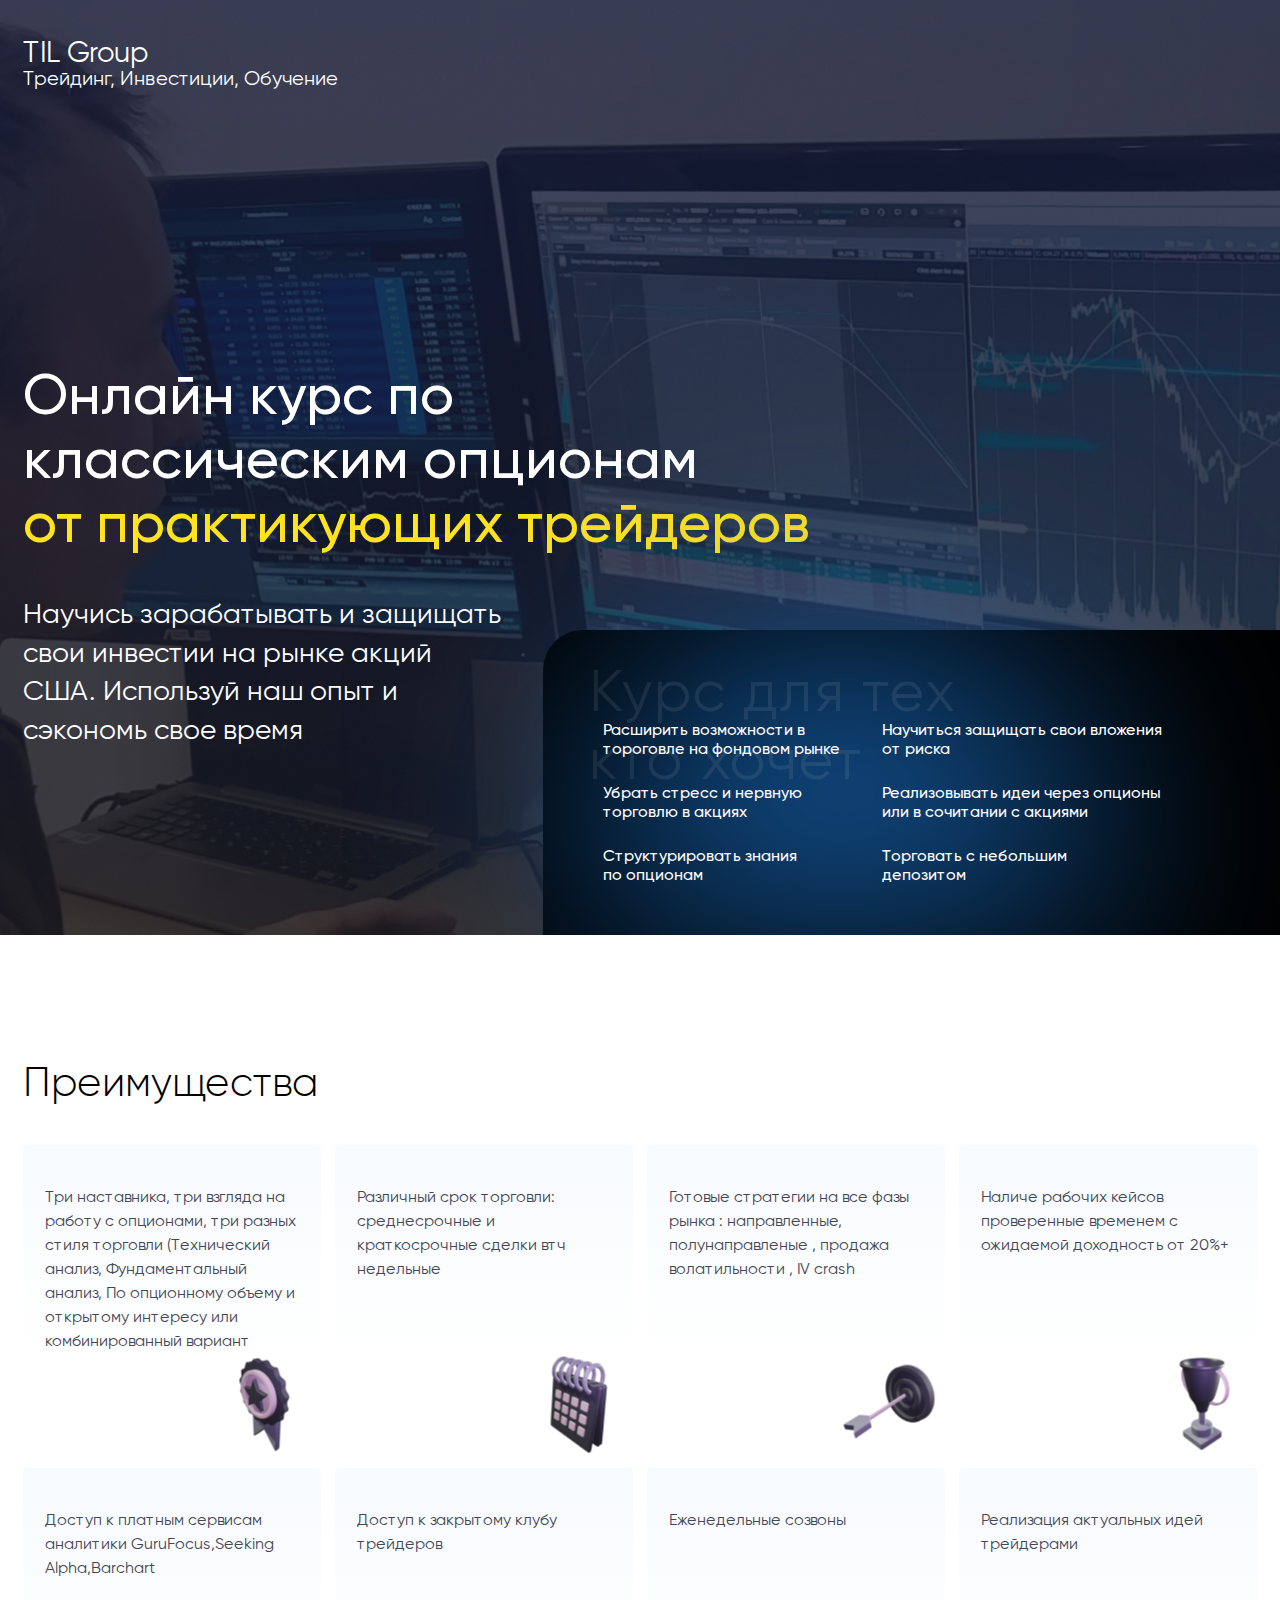
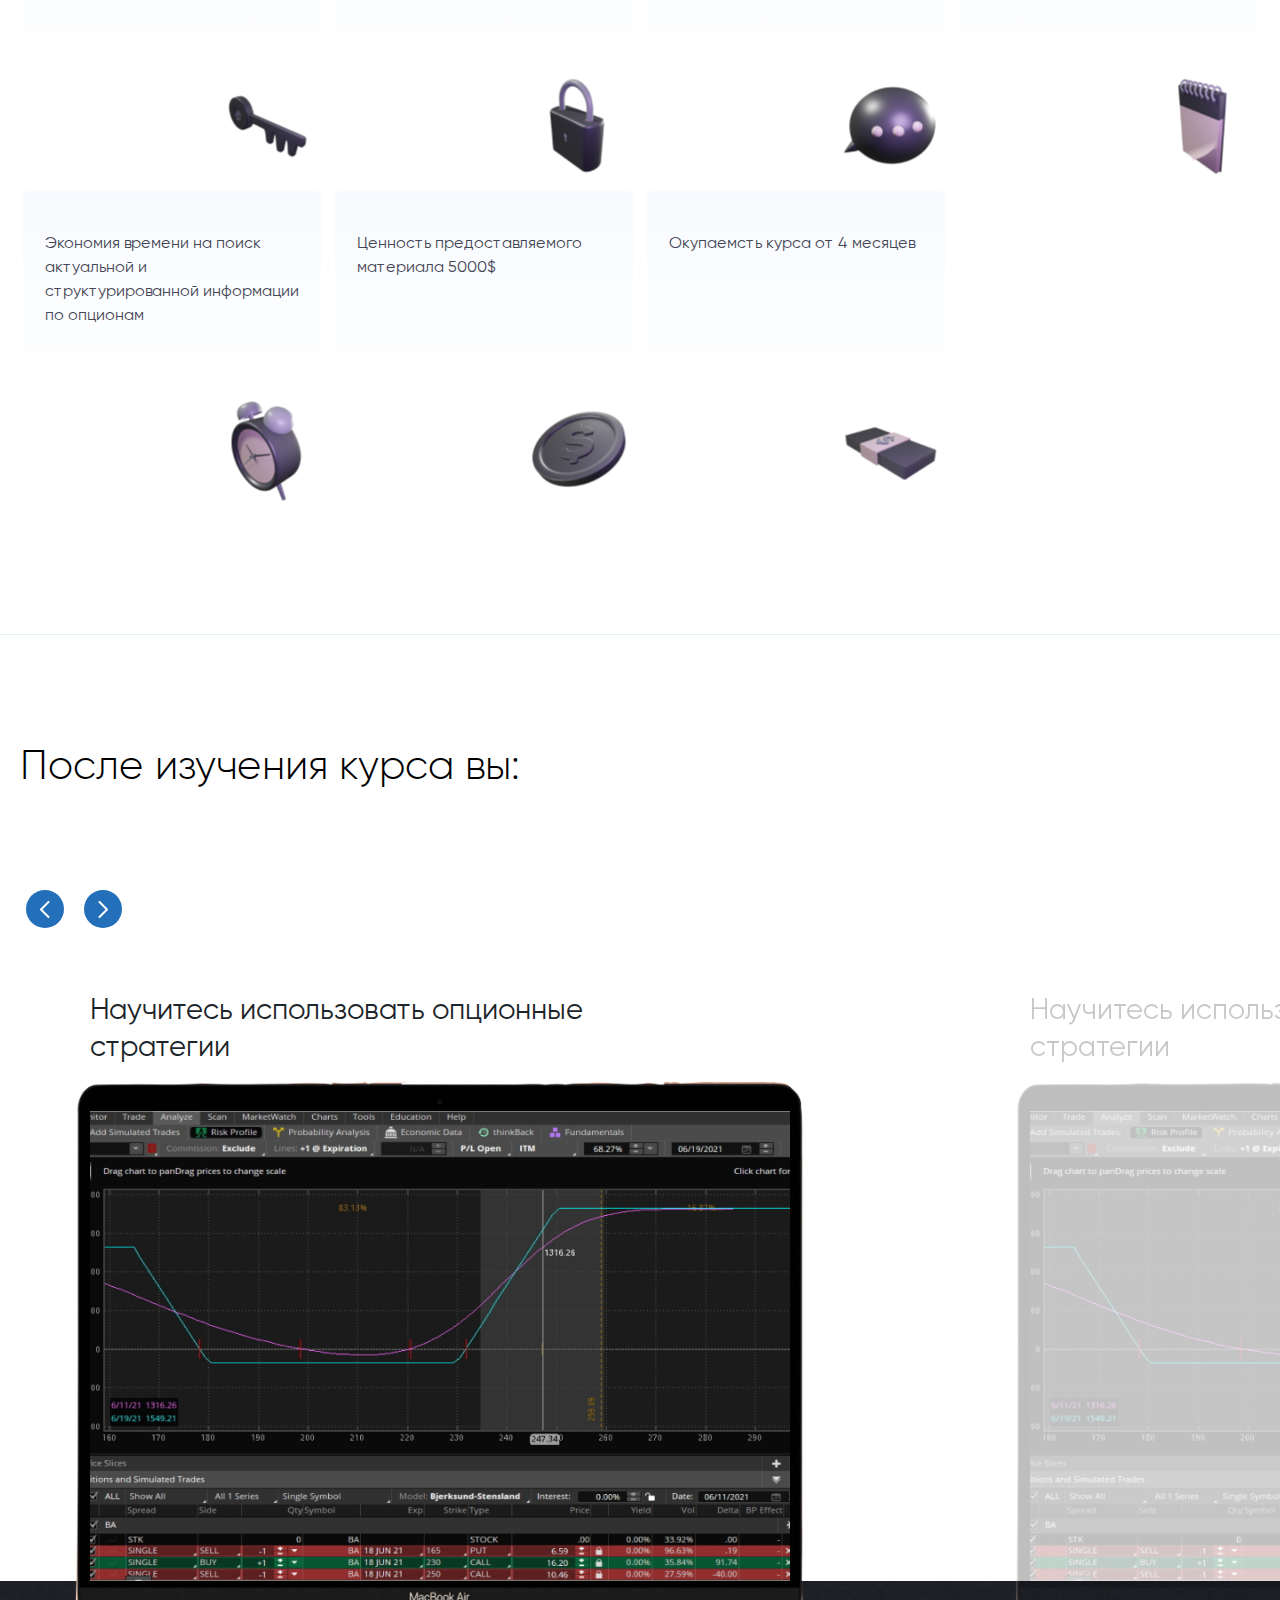
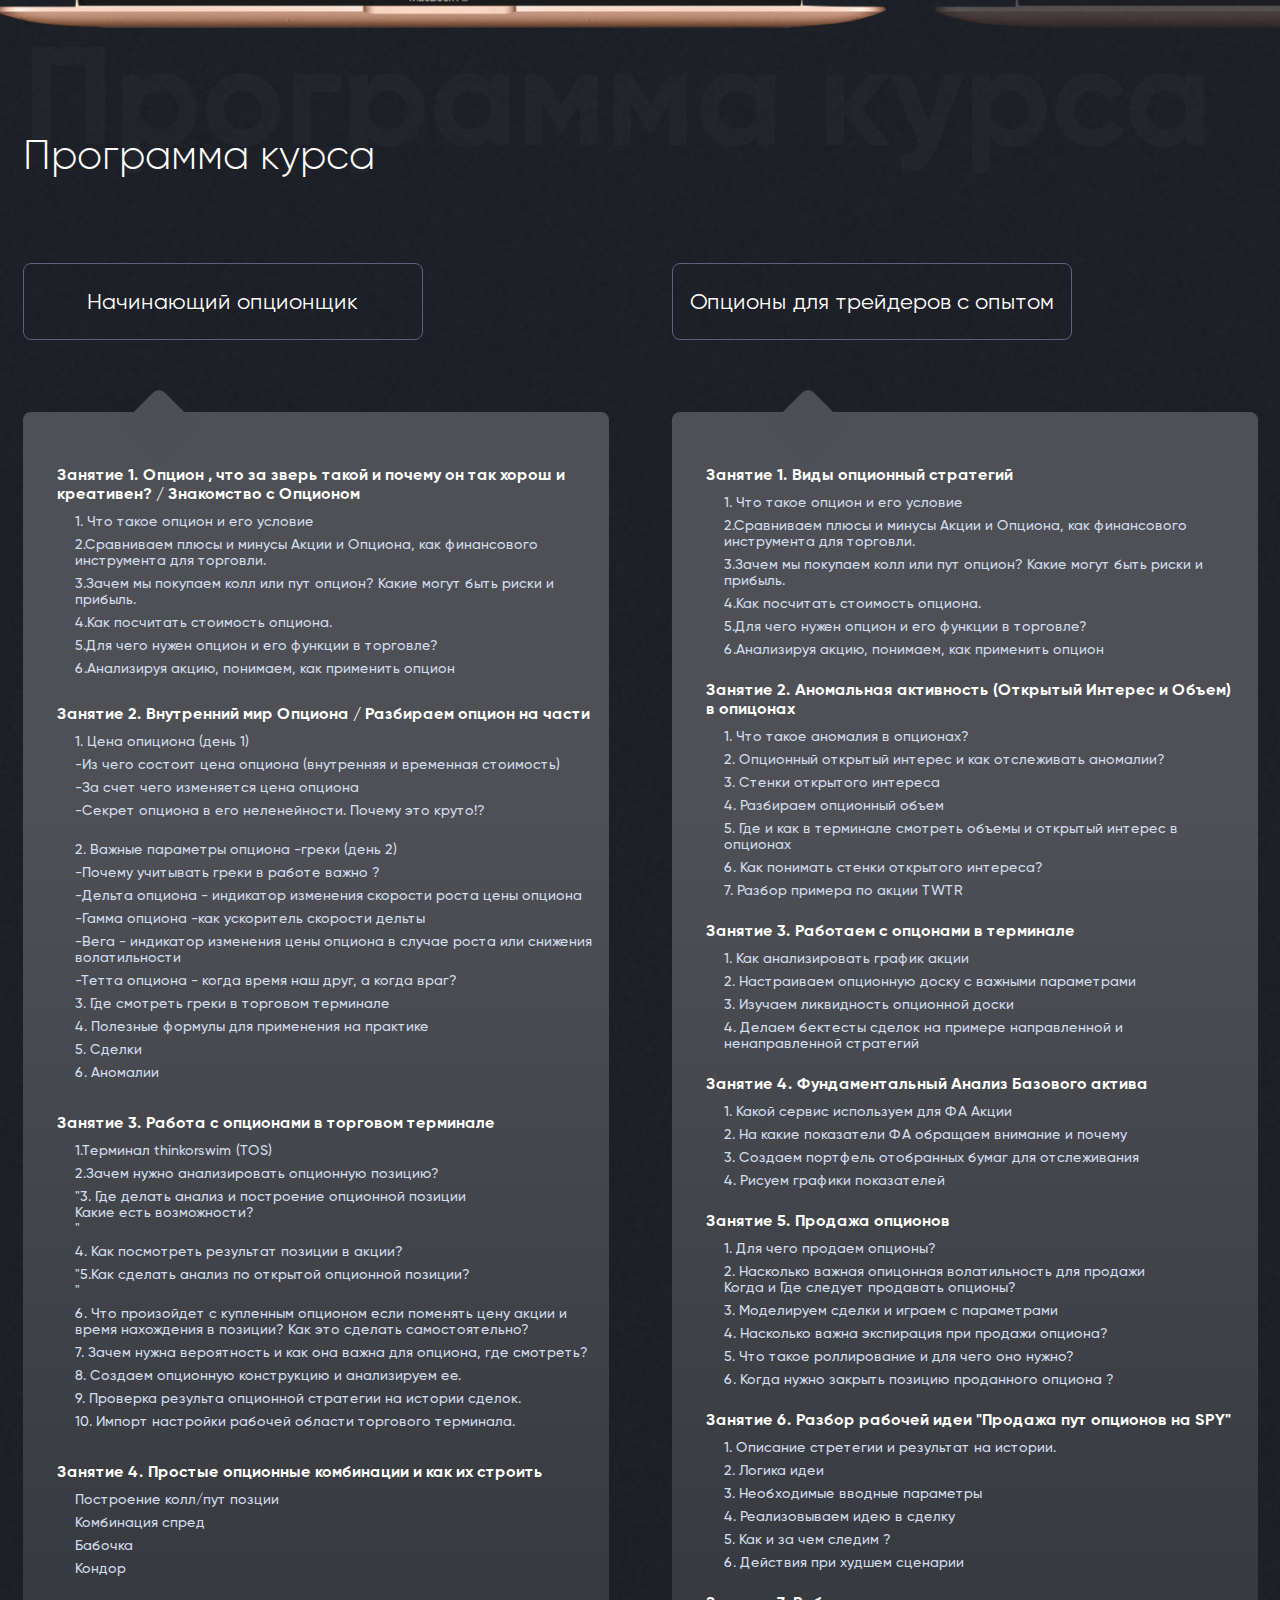
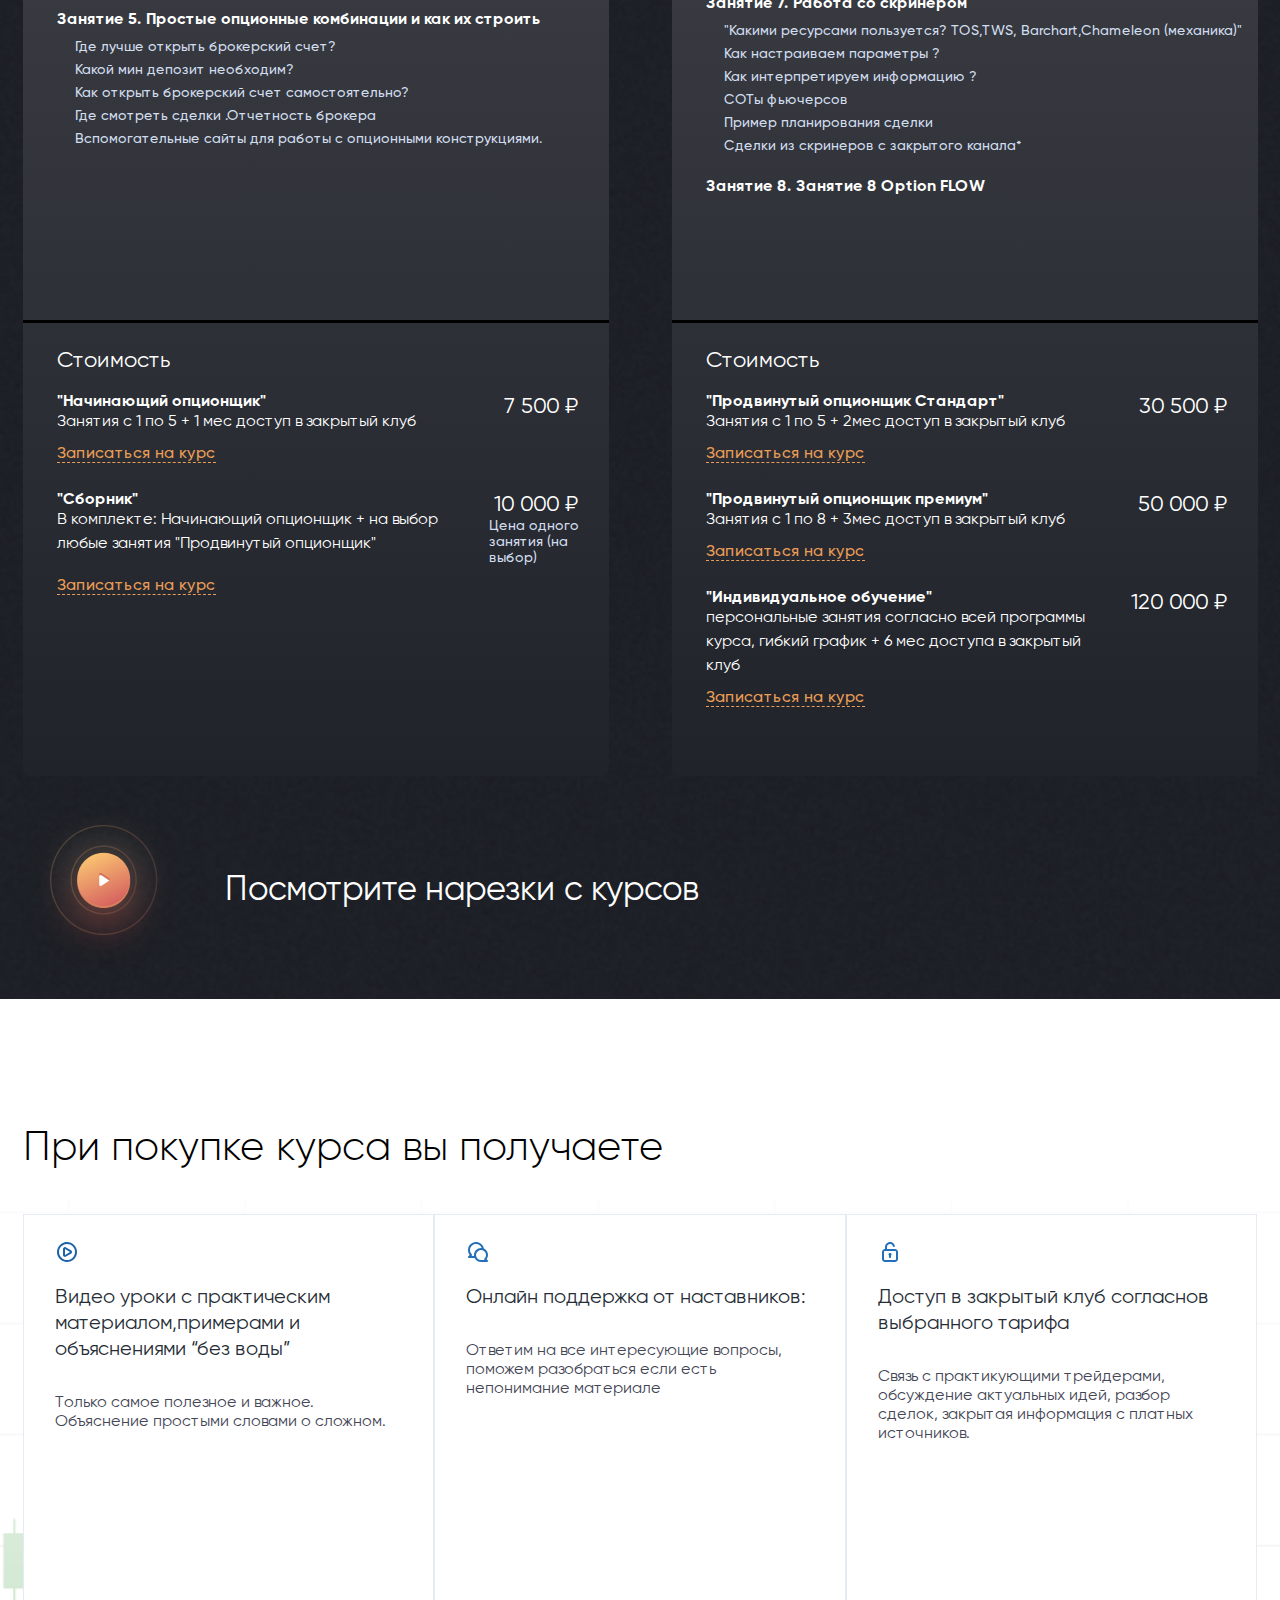
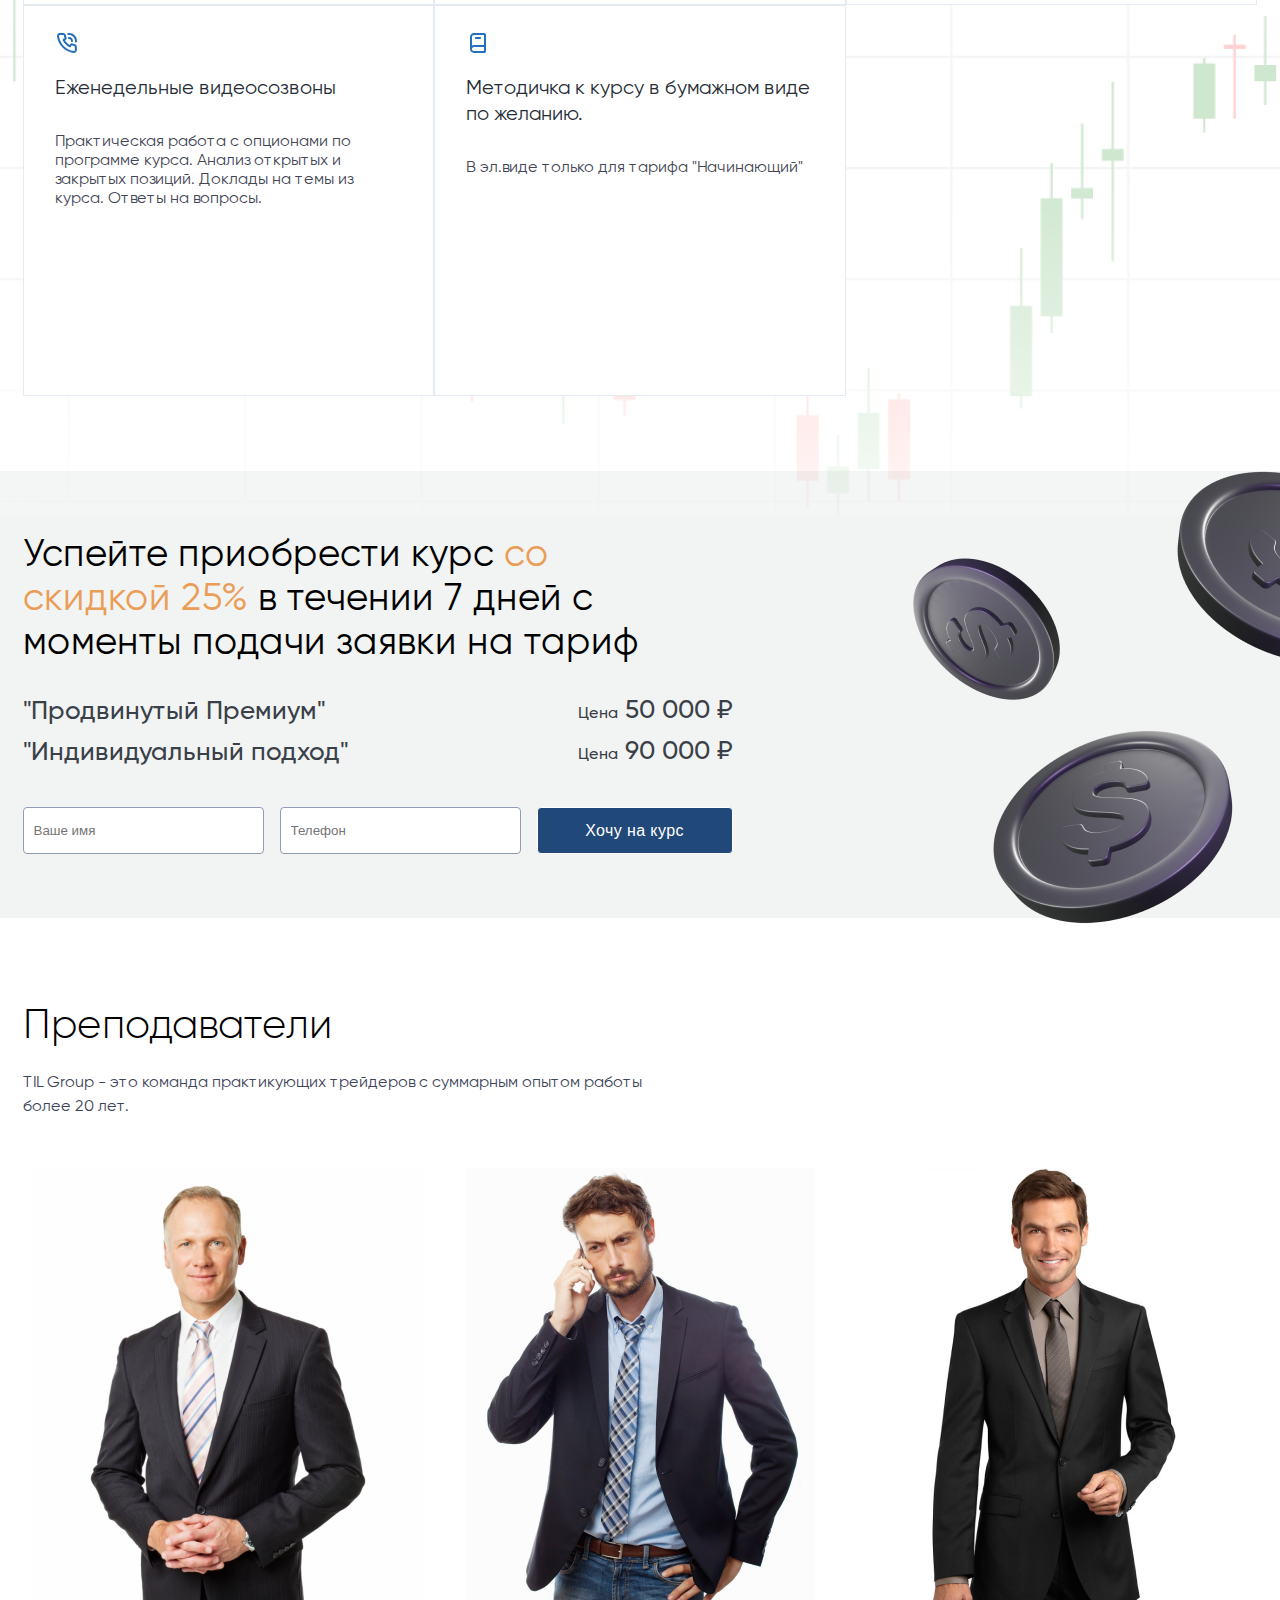
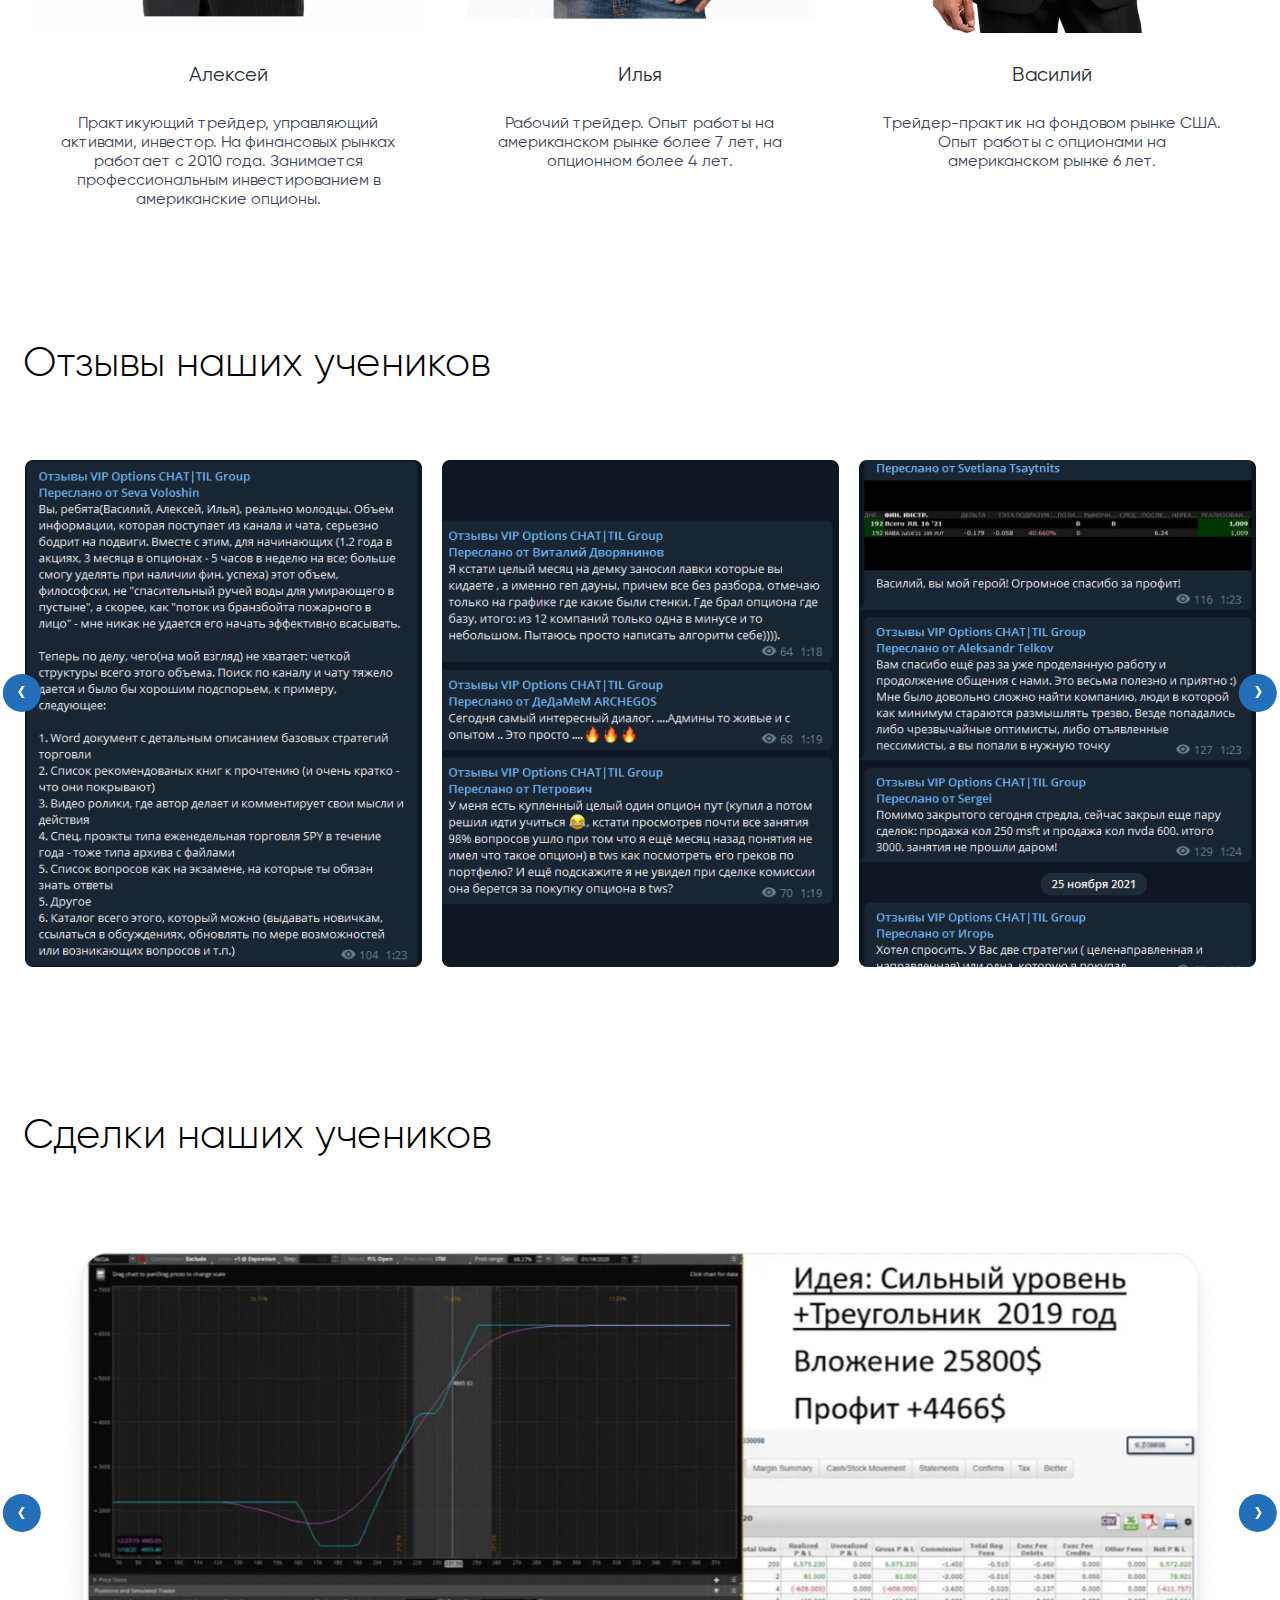
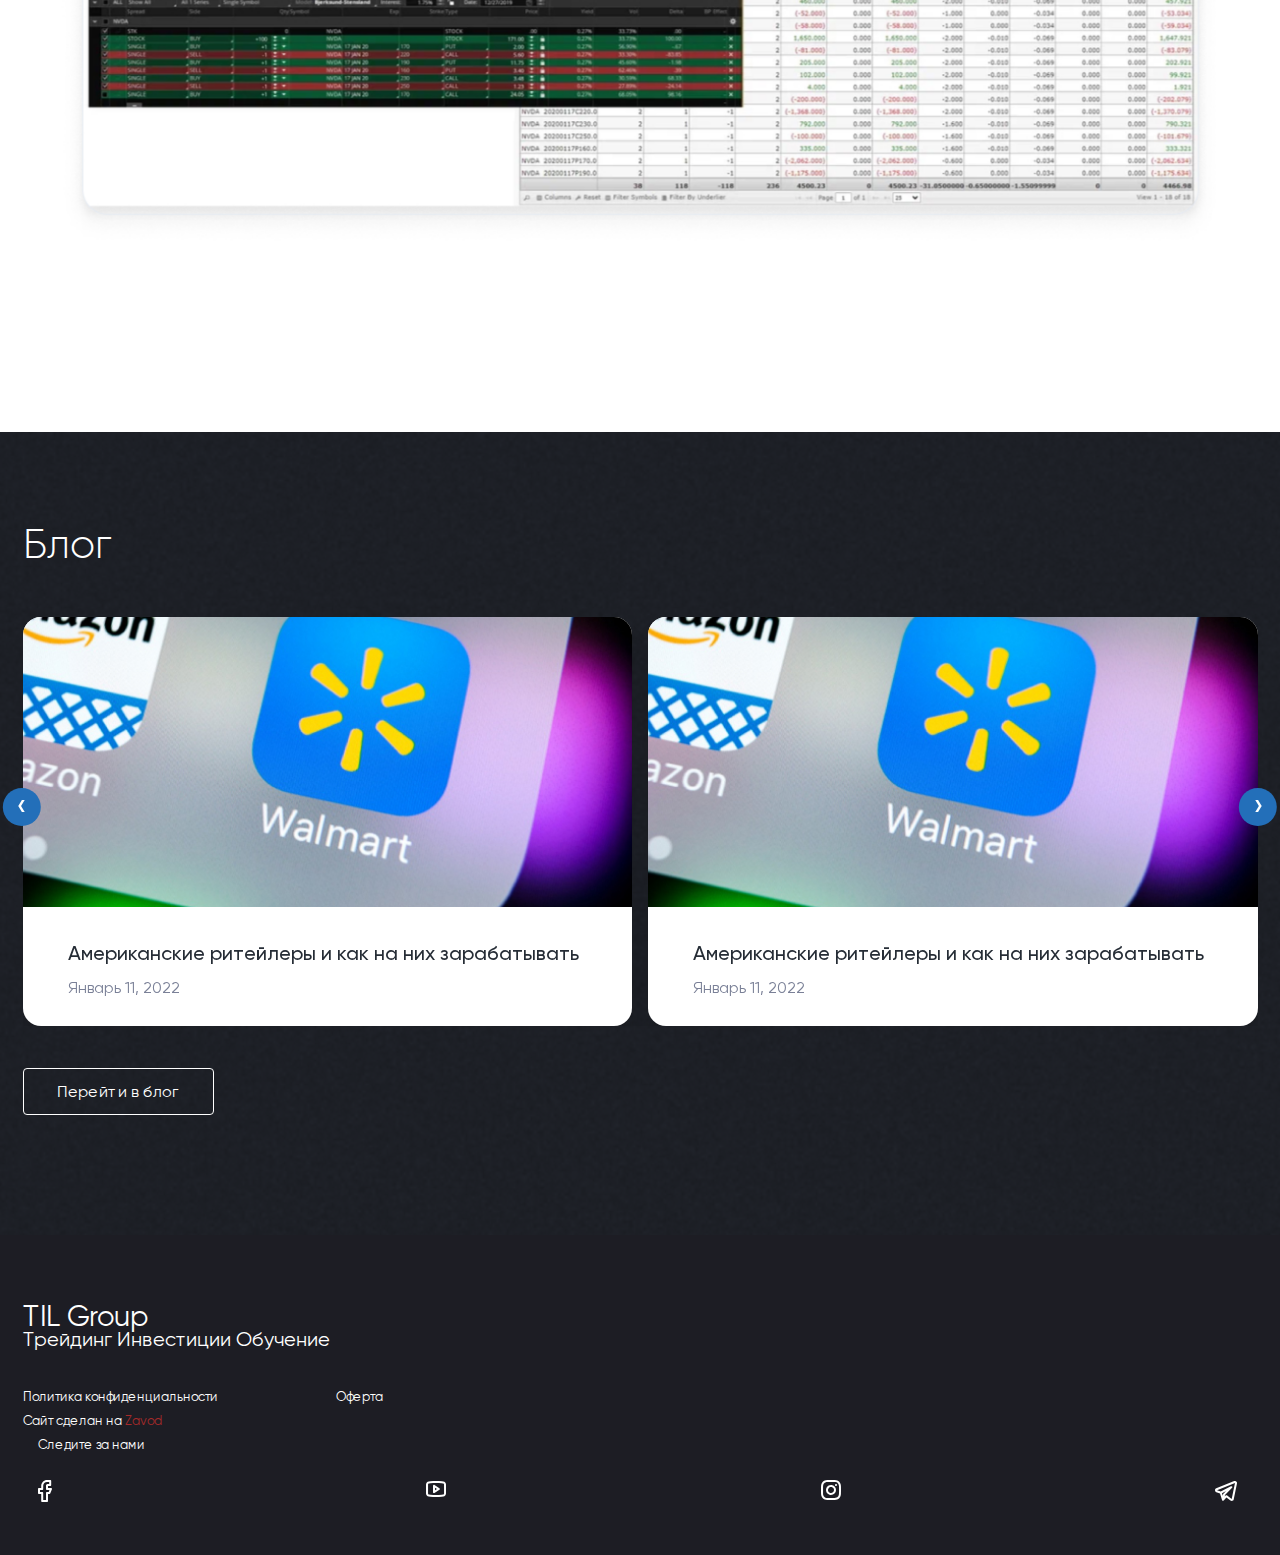
<file: assets/index.html>
<!DOCTYPE html>
<html lang="en">
<head>
    <meta charset="UTF-8">
    <meta http-equiv="X-UA-Compatible" content="IE=edge">
    <meta name="viewport" content="width=device-width, initial-scale=1.0">
    <title>Document</title>
    <link rel="stylesheet" href='./css/reset.css'>

    <link rel="stylesheet" href="css/owl.carousel.min.css">
    <link rel="stylesheet" href="css/owl.theme.default.min.css">
    <link rel="stylesheet" href='./fonts/stylesheet.css'>
    <link rel="stylesheet" href='./css/style.css'>
    <link rel="stylesheet" href='./css/media.css'>

    <script src="https://ajax.googleapis.com/ajax/libs/jquery/3.6.0/jquery.min.js"></script>
    <script src="./js/owl.carousel.js"></script>
</head>
<body>
    <div class="allWrap">
        <header class="header">
            <div class="container">
                <div class="header__logo">
                    <div class="header__logoTop">
                        <p>ТIL Group</p>
                    </div>
                    <div class="header__logoBottom">
                        <p>Трейдинг, Инвестиции, Обучение</p>
                    </div>
                </div>
            </div>
        </header>
        <main class="main">
            <section class="firstscreen">
                <div class="container">
                    <div class="firstscreen__title">
                       <h1>Онлайн курс по<br>классическим опционам<br>
                        <span class="accent">от практикующих трейдеров</span></h1> 
                    </div>
                    <div class="firstscreen__bottom">
                        <div class="firstscreen__bottomLeft">
                            <h3>Научись зарабатывать и защищать свои инвестии на рынке акций<br>США. Используй наш опыт и сэкономь свое время</h3>
                        </div>
                        <div class="firstscreen__bottomRight">
                            <div class="firstscreen__bottomRightWrap">
                                <div class="firstscreen__bottomRightTxt">
                                    <h4>Расширить возможности в тороговле на фондовом рынке</h4>
                                    <h4>Научиться защищать свои вложения от риска </h4>
                                    <h4>Убрать стресс и нервную<br>торговлю в акциях</h4>
                                    <h4>Реализовывать идеи через опционы или в сочитании с акциями</h4>
                                    <h4>Структурировать знания<br>по опционам</h4>
                                    <h4>Торговать с небольшим<br>депозитом </h4>
                                </div>
                                <div class="firstscreen__bottomRightTitle">
                                    <h3>Курс для тех<br>кто хочет</h3>
                                </div>
                                <div class="firstscreen__bottomRightGrad">
                                    <svg width="760" height="576" viewBox="0 0 760 576" fill="none" xmlns="http://www.w3.org/2000/svg">
                                        <g filter="url(#filter0_f_605_74)">
                                        <path d="M576 339.5C576 425.38 497.748 379.5 389.5 379.5C281.252 379.5 184 425.38 184 339.5C184 253.62 271.752 184 380 184C488.248 184 576 253.62 576 339.5Z" fill="#1B7AD9" fill-opacity="0.76"/>
                                        </g>
                                        <defs>
                                        <filter id="filter0_f_605_74" x="0" y="0" width="760" height="575.742" filterUnits="userSpaceOnUse" color-interpolation-filters="sRGB">
                                        <feFlood flood-opacity="0" result="BackgroundImageFix"/>
                                        <feBlend mode="normal" in="SourceGraphic" in2="BackgroundImageFix" result="shape"/>
                                        <feGaussianBlur stdDeviation="92" result="effect1_foregroundBlur_605_74"/>
                                        </filter>
                                        </defs>
                                        </svg>
                                        
                                </div>
                                <div class="firstscreen__bottomRightWrapBg"></div>
                            </div>
                        </div>
                    </div>
                </div>
            </section>

            <section class="perks">
                <div class="container">
                    <div class="perks__title">
                        <h2>Преимущества</h2>
                    </div>
                    <div class="perks__content">
                        <div class="perks__block">
                            <p>Три наставника, три взгляда на работу с опционами, три разных стиля торговли (Технический анализ, Фундаментальный анализ, По опционному объему и открытому интересу или комбинированный вариант </p>
                            <img src="./source/perks/1.png" alt="" class="perks__blockPic">
                        </div>

                        <div class="perks__block">
                            <p>Различный срок торговли: среднесрочные и краткосрочные сделки втч недельные</p>
                            <img src="./source/perks/2.png" alt="" class="perks__blockPic">
                        </div>

                        <div class="perks__block">
                            <p>Готовые стратегии на все фазы рынка : направленные, полунаправленые , продажа волатильности , IV crash</p>
                            <img src="./source/perks/3.png" alt="" class="perks__blockPic">
                        </div>

                        <div class="perks__block">
                            <p>Наличе рабочих кейсов проверенные временем с ожидаемой доходность от 20%+</p>
                            <img src="./source/perks/4.png" alt="" class="perks__blockPic">
                        </div>

                        <div class="perks__block">
                            <p>Доступ к платным сервисам аналитики GuruFocus,Seeking Alpha,Barchart</p>
                            <img src="./source/perks/5.png" alt="" class="perks__blockPic">
                        </div>
                        
                        <div class="perks__block">
                            <p>Доступ к закрытому клубу трейдеров</p>
                            <img src="./source/perks/6.png" alt="" class="perks__blockPic">
                        </div>

                        <div class="perks__block">
                            <p>Еженедельные созвоны</p>
                            <img src="./source/perks/7.png" alt="" class="perks__blockPic">
                        </div>

                        <div class="perks__block">
                            <p>Реализация актуальных идей трейдерами</p>
                            <img src="./source/perks/8.png" alt="" class="perks__blockPic">
                        </div>
                        
                        <div class="perks__block">
                            <p>Экономия времени на поиск актуальной и структурированной информации по опционам</p>
                            <img src="./source/perks/9.png" alt="" class="perks__blockPic">
                        </div>


                        <div class="perks__block">
                            <p>Ценность предоставляемого  материала 5000$</p>
                            <img src="./source/perks/10.png" alt="" class="perks__blockPic">
                        </div>

                        <div class="perks__block">
                            <p>Окупаемсть курса от 4 месяцев</p>
                            <img src="./source/perks/11.png" alt="" class="perks__blockPic">
                        </div>

                        
                    </div>
                </div>
            </section>

            <section class="can">
                <div class="container">
                    <div class="can__title">
                        <h2>После изучения курса вы: </h2>
                    </div>
                    <div class="canSlider">
                        <div class="canSlider__control">
                            <div class="arraySlider" id="canSlider--arrLeft">
                                <svg width="10" height="17" viewBox="0 0 10 17" fill="none" xmlns="http://www.w3.org/2000/svg">
                                    <path d="M8.5 1L1 8.5L8.5 16" stroke="white" stroke-width="2" stroke-linecap="round" stroke-linejoin="round"/>
                                </svg>                                    
                            </div>
                            <div class="arraySlider" id="canSlider--arrRight">
                                <svg width="10" height="17" viewBox="0 0 10 17" fill="none" xmlns="http://www.w3.org/2000/svg">
                                    <path d="M1.5 16L9 8.5L1.5 0.999999" stroke="white" stroke-width="2" stroke-linecap="round" stroke-linejoin="round"/>
                                </svg>                                                                      
                            </div>
                        </div>
                        <div class="canSlider__content">
                            <div class="canSlider__contentWrap">
                                <div class="canSlider__track">
                                    <div class="canSlider__block">
                                        <div class="canSlider__blockTitle">
                                            <h3>Научитесь использовать опционные<br>стратегии</h3>
                                        </div>
                                        <div class="canSlider__blockPic">
                                            <img width="1099" height="630px" src="./source/can/imac.png" alt="">
                                            <div style="background-image: url(./source/can/test.jpg);" class="canSlider__blockPicMain"></div>
                                        </div>
                                    </div>

                                    <div class="canSlider__block">
                                        <div class="canSlider__blockTitle">
                                            <h3>Научитесь использовать опционные<br>стратегии</h3>
                                        </div>
                                        <div class="canSlider__blockPic">
                                            <img height="630px" src="./source/can/imac.png" alt="">
                                            <div style="background-image: url(./source/can/test.jpg);" class="canSlider__blockPicMain"></div>
                                        </div>
                                    </div>

                                    <div class="canSlider__block">
                                        <div class="canSlider__blockTitle">
                                            <h3>Научитесь использовать опционные<br>стратегии</h3>
                                        </div>
                                        <div class="canSlider__blockPic">
                                            <img height="630px" src="./source/can/imac.png" alt="">
                                            <div style="background-image: url(./source/can/test.jpg);" class="canSlider__blockPicMain"></div>
                                        </div>
                                    </div>

                                    <div class="canSlider__block">
                                        <div class="canSlider__blockTitle">
                                            <h3>Научитесь использовать опционные<br>стратегии</h3>
                                        </div>
                                        <div class="canSlider__blockPic">
                                            <img height="630px" src="./source/can/imac.png" alt="">
                                            <div style="background-image: url(./source/can/test.jpg);" class="canSlider__blockPicMain"></div>
                                        </div>
                                    </div>
                                </div>
                            </div>
                        </div>
                    </div>
                </div>
            </section>

            <section class="program">
                <div class="container">
                    <div class="program__bgTitle">
                        <p>Программа курса</p>
                    </div>
                    <div class="program__title">
                        <h2>Программа курса</h2>
                    </div>
                    <div class="program__content">
                        <div class="program__side program__sideLeft">
                            <div class="program__sideType">
                                <h3>Начинающий опционщик</h3>
                            </div>
                            <div class="program__sideDesc">
                                <div class="program__sideDescInfo">
                                    <div class="program__sideSec">
                                        <h4><strong>Занятие 1.</strong>  Опцион , что за зверь такой и почему он так хорош и креативен? / Знакомство с Опционом</h4>
                                        <ul class="program__sideList">
                                            <li><h5>1. Что такое опцион и его условие</h5></li>
                                            <li><h5>2.Сравниваем плюсы и минусы Акции и Опциона, как финансового инструмента для торговли.</h5></li>
                                            <li><h5>3.Зачем мы покупаем колл или пут опцион? Какие могут быть риски и прибыль.</h5></li>
                                            <li><h5>4.Как посчитать стоимость опциона. </h5></li>
                                            <li><h5>5.Для чего нужен опцион и его функции в торговле? </h5></li>
                                            <li><h5>6.Анализируя акцию, понимаем, как применить опцион</h5></li>
                                        </ul>
                                    </div>

                                    <div class="program__sideSec">
                                        <h4><strong>Занятие 2.</strong> Внутренний мир Опциона / Разбираем опцион на части</h4>
                                        <ul class="program__sideList">
                                            <li>
                                                <h5>1. Цена опициона (день 1)</h5>
                                                <p>-Из чего состоит цена опциона (внутренняя и временная стоимость)</p>
                                                <p>-За счет чего изменяется цена опциона</p>
                                                <p>-Секрет опциона в его неленейности. Почему это круто!?</p><br>
                                            </li>
                                            
                                            <li>
                                                <h5>2. Важные параметры опциона -греки (день 2)</h5>
                                                <p>-Почему учитывать греки в работе важно ?</p>
                                                <p>-Дельта опциона - индикатор изменения скорости роста цены опциона</p>
                                                <p>-Гамма опциона -как ускоритель скорости дельты</p>
                                                <p>-Вега - индикатор изменения цены опциона в случае роста или снижения волатильности</p>
                                                <p>-Тетта опциона - когда время наш друг, а когда враг?</p>
                                            </li>
                                            <li><h5>3. Где смотреть греки в торговом терминале</h5></li>
                                            <li><h5>4. Полезные формулы  для применения на практике</h5></li>
                                            <li><h5>5. Сделки</h5></li>
                                            <li><h5>6. Аномалии</h5></li>
                                        </ul>
                                    </div>

                                    <div class="program__sideSec">
                                        <h4><strong>Занятие 3.</strong> Работа с опционами в торговом терминале</h4>
                                        <ul class="program__sideList">
                                            <li><h5>1.Терминал thinkorswim (TOS)</h5></li>
                                            <li><h5>2.Зачем нужно анализировать опционную позицию?</h5></li>
                                            <li><h5>"3. Где делать анализ и построение опционной позиции <br>
                                                Какие есть возможности? <br>
                                                "</h5></li>
                                            <li><h5>4. Как посмотреть результат позиции в акции?</h5></li>
                                            <li><h5>"5.Как сделать анализ по открытой опционной позиции?<br>
                                                "</h5></li>
                                            <li><h5>6. Что произойдет с купленным опционом если поменять цену акции и время нахождения в позиции? Как это сделать самостоятельно?</h5></li>
                                            <li><h5>7. Зачем нужна вероятность и как она важна для опциона, где смотреть?</h5></li>
                                            <li><h5>8. Создаем опционную конструкцию и анализируем ее.</h5></li>
                                            <li><h5>9. Проверка результа опционной стратегии на истории сделок.</h5></li>
                                            <li><h5>10. Импорт настройки рабочей области  торгового терминала.</h5></li>
                                        </ul>
                                    </div>

                                    <div class="program__sideSec">
                                        <h4><strong>Занятие 4.</strong> Простые опционные комбинации и как их строить </h4>
                                        <ul class="program__sideList">
                                            <li><h5>Построение колл/пут позции</h5></li>
                                            <li><h5>Комбинация спред</h5></li>
                                            <li><h5>Бабочка</h5></li>
                                            <li><h5>Кондор</h5></li>
                                        </ul>
                                    </div>

                                    <div class="program__sideSec">
                                        <h4><strong>Занятие 5.</strong> Простые опционные комбинации и как их строить </h4>
                                        <ul class="program__sideList">
                                            <li><h5>Где лучше открыть брокерский счет?</h5></li>
                                            <li><h5>Какой мин депозит необходим?</h5></li>
                                            <li><h5>Как открыть брокерский счет самостоятельно?</h5></li>
                                            <li><h5>Где смотреть сделки .Отчетность брокера</h5></li>
                                            <li><h5>Вспомогательные сайты для работы с опционными конструкциями.</h5></li>
                                        </ul>
                                    </div>
                                </div>

                                <div class="program__sideDescPrice">
                                    <div class="program__sideDescPriceTitle">
                                        <h4>Стоимость</h4>
                                    </div>
                                        <div class="program__sideDescPriceBlock">
                                            <div class="program__sideNameWrap">
                                                <div class="program__sideName">
                                                    <h5>"Начинающий опционщик"</h5>
                                                    <p>Занятия с 1 по 5 + 1 мес доступ в закрытый клуб</p>
                                                </div>
                                                <div class="program__sideNamePrice">
                                                    <h6>7 500 ₽</h6>
                                                    <p></p>
                                                </div>
                                            </div>
                                            <div class="program__sideBuyBtn">
                                                <p>Записаться на курс</p>
                                            </div>
                                        </div>

                                        <div class="program__sideDescPriceBlock">
                                            <div class="program__sideNameWrap">
                                                <div class="program__sideName">
                                                    <h5>"Сборник"</h5>
                                                    <p>В комплекте: Начинающий опционщик + на выбор любые занятия "Продвинутый опционщик"</p>
                                                </div>

                                                <div class="program__sideNamePrice">
                                                    <h6>10 000 ₽</h6>
                                                    <p>Цена одного занятия (на выбор)</p>
                                                </div>
                                            </div>
                                            <div class="program__sideBuyBtn">
                                                <p>Записаться на курс</p>
                                            </div>
                                        </div>
                                    
                                </div>
                            </div>
                        </div>
                        <div class="program__side program__sideRight">
                            <div class="program__sideType">
                                <h3>Опционы для трейдеров с опытом </h3>
                            </div>
                            <div class="program__sideDesc">
                                <div class="program__sideDescInfo">
                                    <div class="program__sideSec">
                                        <h4><strong>Занятие 1.</strong>  Виды опционный стратегий</h4>
                                        <ul class="program__sideList">
                                            <li><h5>1. Что такое опцион и его условие</h5></li>
                                            <li><h5>2.Сравниваем плюсы и минусы Акции и Опциона, как финансового инструмента для торговли.</h5></li>
                                            <li><h5>3.Зачем мы покупаем колл или пут опцион? Какие могут быть риски и прибыль.</h5></li>
                                            <li><h5>4.Как посчитать стоимость опциона. </h5></li>
                                            <li><h5>5.Для чего нужен опцион и его функции в торговле? </h5></li>
                                            <li><h5>6.Анализируя акцию, понимаем, как применить опцион</h5></li>
                                        </ul>
                                    </div>

                                    <div class="program__sideSec">
                                        <h4><strong>Занятие 2.</strong> Аномальная активность (Открытый Интерес и Объем) в опицонах </h4>
                                        <ul class="program__sideList">
                                            <li><h5>1. Что такое аномалия в опционах?</h5></li>
                                            <li><h5>2. Опционный открытый интерес и  как отслеживать аномалии?</h5></li>
                                            <li><h5>3. Стенки открытого интереса </h5></li>
                                            <li><h5>4. Разбираем опционный объем</h5></li>
                                            <li><h5>5. Где и как в терминале смотреть объемы и открытый интерес в опционах</h5></li>
                                            <li><h5>6. Как понимать стенки открытого интереса?</h5></li>
                                            <li><h5>7. Разбор примера по акции TWTR</h5></li>
                                        </ul>
                                    </div>

                                    <div class="program__sideSec">
                                        <h4><strong>Занятие 3.</strong> Работаем с опцонами в терминале</h4>
                                        <ul class="program__sideList">
                                            <li><h5>1. Как анализировать график акции </h5></li>
                                            <li><h5>2. Настраиваем опционную доску с важными параметрами</h5></li>
                                            <li><h5>3. Изучаем ликвидность опционной доски </h5></li>
                                            <li><h5>4. Делаем бектесты сделок на примере направленной и ненаправленной стратегий</h5></li>
                                        </ul>
                                    </div>
                                    
                                    <div class="program__sideSec">
                                        <h4><strong>Занятие 4.</strong> Фундаментальный Анализ Базового актива </h4>
                                        <ul class="program__sideList">
                                            <li><h5>1. Какой сервис используем для ФА Акции</h5></li>
                                            <li><h5>2. На какие показатели ФА  обращаем внимание и почему</h5></li>
                                            <li><h5>3. Создаем портфель отобранных бумаг для отслеживания</h5></li>
                                            <li><h5>4. Рисуем графики показателей</h5></li>
                                        </ul>
                                    </div>

                                    <div class="program__sideSec">
                                        <h4><strong>Занятие 5.</strong> Продажа опционов </h4>
                                        <ul class="program__sideList">
                                            <li><h5>1. Для чего продаем опционы? </h5></li>
                                            <li><h5>2. Насколько важная опицонная волатильность для продажи<br>Когда и Где следует продавать опционы?</h5></li>
                                            <li><h5>3. Моделируем сделки и играем с параметрами</h5></li>
                                            <li><h5>4. Насколько важна экспирация при продажи опциона?</h5></li>
                                            <li><h5>5. Что такое роллирование и для чего оно нужно?</h5></li>
                                            <li><h5>6. Когда нужно закрыть позицию проданного опциона ? </h5></li>

                                        </ul>
                                    </div>

                                    <div class="program__sideSec">
                                        <h4><strong>Занятие 6.</strong> Разбор рабочей идеи "Продажа пут опционов на SPY"</h4>
                                        <ul class="program__sideList">
                                            <li><h5>1. Описание cтретегии и результат на истории.</h5></li>
                                            <li><h5>2. Логика идеи</h5></li>
                                            <li><h5>3. Необходимые вводные параметры </h5></li>
                                            <li><h5>4. Реализовываем идею в сделку</h5></li>
                                            <li><h5>5. Как и за чем следим ?</h5></li>
                                            <li><h5>6. Действия при худшем сценарии</h5></li>

                                        </ul>
                                    </div>

                                    <div class="program__sideSec">
                                        <h4><strong>Занятие 7. </strong>Работа со скринером</h4>
                                        <ul class="program__sideList">
                                            <li><h5>"Какими ресурсами пользуется? TOS,TWS, Barchart,Chameleon (механика)"</h5></li>
                                            <li><h5>Как настраиваем параметры ? </h5></li>
                                            <li><h5>Как интерпретируем информацию ?</h5></li>
                                            <li><h5>СОТы фьючерсов</h5></li>
                                            <li><h5>Пример планирования сделки</h5></li>
                                            <li><h5>Сделки из скринеров с закрытого канала*                                            </h5></li>
                                        </ul>
                                    </div>
                                    <div class="program__sideSec">
                                        <h4><strong>Занятие 8. </strong>Занятие 8 Option FLOW</h4>
                                        <ul class="program__sideList">
                                        </ul>
                                    </div>
                                </div>

                                <div class="program__sideDescPrice">
                                    <div class="program__sideDescPriceTitle">
                                        <h4>Стоимость</h4>
                                    </div>
                                        <div class="program__sideDescPriceBlock">
                                            <div class="program__sideNameWrap">
                                                <div class="program__sideName">
                                                    <h5>"Продвинутый опционщик Стандарт"  </h5>
                                                    <p>Занятия с 1 по 5 + 2мес  доступ в закрытый клуб</p>
                                                </div>
                                                <div class="program__sideNamePrice">
                                                    <h6>30 500 ₽</h6>
                                                    <p></p>
                                                </div>
                                            </div>
                                            <div class="program__sideBuyBtn">
                                                <p>Записаться на курс</p>
                                            </div>
                                        </div>

                                        <div class="program__sideDescPriceBlock">
                                            <div class="program__sideNameWrap">
                                                <div class="program__sideName">
                                                    <h5>"Продвинутый опционщик премиум"  </h5>
                                                    <p>Занятия с 1 по 8 + 3мес  доступ в закрытый клуб</p>
                                                </div>

                                                <div class="program__sideNamePrice">
                                                    <h6>50 000 ₽</h6>
                                                    <p></p>
                                                </div>
                                                
                                            </div>
                                            <div class="program__sideBuyBtn">
                                                <p>Записаться на курс</p>
                                            </div>
                                        </div>

                                        <div class="program__sideDescPriceBlock">
                                            <div class="program__sideNameWrap">
                                                <div class="program__sideName">
                                                    <h5>"Индивидуальное обучение"  </h5>
                                                    <p>персональные занятия согласно всей программы курса, гибкий график + 6 мес доступа в закрытый клуб</p>
                                                </div>

                                                <div class="program__sideNamePrice">
                                                    <h6>120 000 ₽</h6>
                                                    <p></p>
                                                </div>
                                                
                                            </div>
                                            <div class="program__sideBuyBtn">
                                                <p>Записаться на курс</p>
                                            </div>
                                        </div>
                                    
                                </div>
                            </div>
                        </div>
                    </div>

                    <div class="program__video">
                        <div class="program__videoPic">
                            <img src="./source/program/pic.png" alt="">                           
                        </div>
                        <div class="program__videoTxt">
                            <h3>Посмотрите нарезки с курсов</h3>
                        </div>
                    </div>
                </div>
                <div class="program__bg" style="background-image: url(./source/program/bg.png);"></div>
            </section>

            <section class="offer">
                <div class="container">
                    <div class="offer__title">
                        <h2>При покупке курса вы получаете</h2>
                    </div>
                    <div class="offer__content">
                        <div class="offer__block">
                            <div class="offer__blockPic">
                                <svg width="24" height="24" viewBox="0 0 24 24" fill="none" xmlns="http://www.w3.org/2000/svg">
                                    <path d="M16 10.27L11 7.38C10.6961 7.20455 10.3514 7.11214 10.0005 7.11205C9.64962 7.11196 9.30487 7.20419 9.00089 7.37949C8.69691 7.55478 8.44441 7.80697 8.26872 8.11072C8.09304 8.41447 8.00036 8.7591 8 9.11V14.89C8.00036 15.2407 8.09295 15.5852 8.26847 15.8888C8.44398 16.1925 8.69627 16.4446 9 16.62C9.30404 16.7955 9.64893 16.8879 10 16.8879C10.3511 16.8879 10.696 16.7955 11 16.62L16 13.73C16.3031 13.5542 16.5547 13.3018 16.7295 12.9982C16.9044 12.6946 16.9965 12.3504 16.9965 12C16.9965 11.6496 16.9044 11.3054 16.7295 11.0018C16.5547 10.6982 16.3031 10.4458 16 10.27ZM15 12L10 14.89V9.11L15 12ZM12 2C10.0222 2 8.08879 2.58649 6.4443 3.6853C4.79981 4.78412 3.51809 6.3459 2.76121 8.17317C2.00433 10.0004 1.8063 12.0111 2.19215 13.9509C2.578 15.8907 3.53041 17.6725 4.92894 19.0711C6.32746 20.4696 8.10929 21.422 10.0491 21.8079C11.9889 22.1937 13.9996 21.9957 15.8268 21.2388C17.6541 20.4819 19.2159 19.2002 20.3147 17.5557C21.4135 15.9112 22 13.9778 22 12C22 10.6868 21.7413 9.38642 21.2388 8.17317C20.7363 6.95991 19.9997 5.85752 19.0711 4.92893C18.1425 4.00035 17.0401 3.26375 15.8268 2.7612C14.6136 2.25866 13.3132 2 12 2ZM12 20C10.4178 20 8.87104 19.5308 7.55544 18.6518C6.23985 17.7727 5.21447 16.5233 4.60897 15.0615C4.00347 13.5997 3.84504 11.9911 4.15372 10.4393C4.4624 8.88743 5.22433 7.46197 6.34315 6.34315C7.46197 5.22433 8.88743 4.4624 10.4393 4.15372C11.9911 3.84504 13.5997 4.00346 15.0615 4.60896C16.5233 5.21447 17.7727 6.23984 18.6518 7.55544C19.5308 8.87103 20 10.4177 20 12C20 14.1217 19.1572 16.1566 17.6569 17.6569C16.1566 19.1571 14.1217 20 12 20Z" fill="#1D63A8"/>
                                </svg>                                    
                            </div>
                            <div class="offer__blockTitle">
                                <h4>Видео уроки  с практическим материалом,примерами и объяснениями “без воды”</h4>
                            </div>
                            <div class="offer__blockTxt">
                                <p>Только самое полезное и важное. Объяснение простыми словами о сложном.</p>
                            </div>
                        </div>

                        <div class="offer__block">
                            <div class="offer__blockPic">
                                <svg width="24" height="24" viewBox="0 0 24 24" fill="none" xmlns="http://www.w3.org/2000/svg">
                                    <path d="M20.6101 19.1898C21.2368 18.3498 21.6669 17.3797 21.8686 16.3512C22.0703 15.3228 22.0385 14.2621 21.7755 13.2476C21.5125 12.2331 21.025 11.2905 20.3491 10.4896C19.6732 9.68859 18.826 9.04962 17.8701 8.61981C17.6619 7.42191 17.1834 6.28723 16.4709 5.30198C15.7585 4.31673 14.8308 3.50684 13.7585 2.93384C12.6861 2.36084 11.4972 2.03981 10.2822 1.99515C9.06713 1.95048 7.8579 2.18335 6.74635 2.67607C5.6348 3.16879 4.65018 3.90838 3.86731 4.83866C3.08443 5.76894 2.5239 6.86543 2.22831 8.04481C1.93271 9.22418 1.90982 10.4554 2.16139 11.645C2.41295 12.8345 2.93235 13.9511 3.68011 14.9098L2.29011 16.2898C2.15136 16.4304 2.05736 16.609 2.01998 16.803C1.98261 16.997 2.00353 17.1977 2.08011 17.3798C2.15513 17.5624 2.28253 17.7188 2.44625 17.8291C2.60997 17.9394 2.80269 17.9988 3.00011 17.9998H8.69011C9.25676 19.1944 10.1501 20.2041 11.2669 20.912C12.3836 21.6199 13.6779 21.9971 15.0001 21.9998H21.0001C21.1975 21.9988 21.3903 21.9394 21.554 21.8291C21.7177 21.7188 21.8451 21.5624 21.9201 21.3798C21.9967 21.1977 22.0176 20.997 21.9802 20.803C21.9429 20.609 21.8489 20.4304 21.7101 20.2898L20.6101 19.1898ZM8.00011 14.9998C8.00149 15.3347 8.02823 15.669 8.08011 15.9998H5.41011L5.76011 15.6598C5.85384 15.5668 5.92824 15.4562 5.979 15.3344C6.02977 15.2125 6.05591 15.0818 6.05591 14.9498C6.05591 14.8178 6.02977 14.6871 5.979 14.5652C5.92824 14.4434 5.85384 14.3328 5.76011 14.2398C5.19967 13.6855 4.75536 13.0251 4.45317 12.297C4.15097 11.569 3.99695 10.7881 4.00011 9.99981C4.00011 8.40851 4.63225 6.88239 5.75747 5.75717C6.88269 4.63195 8.40881 3.99981 10.0001 3.99981C11.2418 3.99235 12.4546 4.37419 13.468 5.09167C14.4815 5.80915 15.2446 6.82619 15.6501 7.99981C15.4301 7.99981 15.2201 7.99981 15.0001 7.99981C13.1436 7.99981 11.3631 8.73731 10.0504 10.0501C8.73761 11.3628 8.00011 13.1433 8.00011 14.9998ZM18.5401 19.9998L18.5901 20.0498H15.0001C13.8435 20.0477 12.7233 19.6447 11.8304 18.9094C10.9376 18.1741 10.3273 17.152 10.1035 16.0172C9.87973 14.8823 10.0563 13.705 10.6032 12.6858C11.1501 11.6666 12.0334 10.8685 13.1027 10.4275C14.172 9.9865 15.3611 9.92986 16.4674 10.2672C17.5738 10.6046 18.529 11.3151 19.1703 12.2778C19.8115 13.2404 20.0992 14.3956 19.9843 15.5465C19.8694 16.6974 19.359 17.773 18.5401 18.5898C18.3517 18.7744 18.2439 19.026 18.2401 19.2898C18.2407 19.4221 18.2675 19.553 18.319 19.6749C18.3705 19.7968 18.4456 19.9072 18.5401 19.9998Z" fill="#236FB9"/>
                                </svg>                                  
                            </div>
                            <div class="offer__blockTitle">
                                <h4>Онлайн поддержка от наставников: </h4>
                            </div>
                            <div class="offer__blockTxt">
                                <p>Ответим на все интересующие вопросы, поможем разобраться если есть непонимание материале</p>
                            </div>
                        </div>
                        
                        <div class="offer__block">
                            <div class="offer__blockPic">
                                <svg width="24" height="24" viewBox="0 0 24 24" fill="none" xmlns="http://www.w3.org/2000/svg">
                                    <path d="M12 12.9999C11.6955 12.9964 11.3973 13.0862 11.1454 13.2572C10.8936 13.4283 10.7001 13.6724 10.5912 13.9567C10.4823 14.241 10.4631 14.5519 10.5361 14.8475C10.6092 15.1431 10.7711 15.4091 11 15.6099V16.9999C11 17.2651 11.1054 17.5195 11.2929 17.707C11.4804 17.8946 11.7348 17.9999 12 17.9999C12.2652 17.9999 12.5196 17.8946 12.7071 17.707C12.8946 17.5195 13 17.2651 13 16.9999V15.6099C13.2289 15.4091 13.3908 15.1431 13.4639 14.8475C13.5369 14.5519 13.5177 14.241 13.4088 13.9567C13.2999 13.6724 13.1064 13.4283 12.8546 13.2572C12.6027 13.0862 12.3045 12.9964 12 12.9999ZM17 8.99992H9V6.99992C8.99854 6.40611 9.17334 5.82522 9.50226 5.33082C9.83118 4.83643 10.2994 4.45077 10.8477 4.22268C11.3959 3.99459 11.9996 3.93435 12.5821 4.04957C13.1646 4.16479 13.6999 4.45029 14.12 4.86992C14.4959 5.25399 14.7649 5.72975 14.9 6.24992C14.9328 6.3773 14.9904 6.49697 15.0695 6.60209C15.1486 6.70721 15.2476 6.79573 15.3609 6.86259C15.4742 6.92945 15.5995 6.97334 15.7298 6.99175C15.86 7.01017 15.9926 7.00275 16.12 6.96992C16.2474 6.93709 16.3671 6.87949 16.4722 6.80041C16.5773 6.72133 16.6658 6.62232 16.7327 6.50904C16.7995 6.39575 16.8434 6.2704 16.8618 6.14015C16.8802 6.0099 16.8728 5.8773 16.84 5.74992C16.6122 4.88472 16.1603 4.09486 15.53 3.45992C14.8302 2.76229 13.9393 2.28766 12.97 2.09596C12.0006 1.90427 10.9961 2.00411 10.0835 2.38288C9.17078 2.76164 8.3908 3.40235 7.84201 4.22409C7.29321 5.04584 7.00021 6.01177 7 6.99992V8.99992C6.20435 8.99992 5.44129 9.31599 4.87868 9.8786C4.31607 10.4412 4 11.2043 4 11.9999V18.9999C4 19.7956 4.31607 20.5586 4.87868 21.1212C5.44129 21.6838 6.20435 21.9999 7 21.9999H17C17.7956 21.9999 18.5587 21.6838 19.1213 21.1212C19.6839 20.5586 20 19.7956 20 18.9999V11.9999C20 11.2043 19.6839 10.4412 19.1213 9.8786C18.5587 9.31599 17.7956 8.99992 17 8.99992ZM18 18.9999C18 19.2651 17.8946 19.5195 17.7071 19.707C17.5196 19.8946 17.2652 19.9999 17 19.9999H7C6.73478 19.9999 6.48043 19.8946 6.29289 19.707C6.10536 19.5195 6 19.2651 6 18.9999V11.9999C6 11.7347 6.10536 11.4803 6.29289 11.2928C6.48043 11.1053 6.73478 10.9999 7 10.9999H17C17.2652 10.9999 17.5196 11.1053 17.7071 11.2928C17.8946 11.4803 18 11.7347 18 11.9999V18.9999Z" fill="#236FB9"/>
                                </svg>                                                                   
                            </div>
                            <div class="offer__blockTitle">
                                <h4>Доступ в закрытый клуб согласнов выбранного тарифа </h4>
                            </div>
                            <div class="offer__blockTxt">
                                <p>Связь с практикующими трейдерами, обсуждение актуальных идей, разбор сделок, закрытая информация с платных источников.</p>
                            </div>
                        </div>

                        <div class="offer__block">
                            <div class="offer__blockPic">
                                <svg width="24" height="24" viewBox="0 0 24 24" fill="none" xmlns="http://www.w3.org/2000/svg">
                                    <path d="M19.4077 13C19.1877 13 18.9577 12.93 18.7377 12.88C18.2926 12.7805 17.8548 12.6501 17.4277 12.49C16.9638 12.3212 16.4539 12.33 15.996 12.5146C15.5382 12.6992 15.1648 13.0466 14.9477 13.49L14.7277 13.95C13.7566 13.3992 12.8594 12.7271 12.0577 11.95C11.2806 11.1484 10.6085 10.2512 10.0577 9.28L10.5177 9.07C10.9611 8.85292 11.3085 8.47953 11.4931 8.02169C11.6777 7.56385 11.6865 7.05391 11.5177 6.59C11.3589 6.15903 11.2286 5.71808 11.1277 5.27C11.0777 5.05 11.0377 4.82 11.0077 4.6C10.8863 3.89562 10.5174 3.25774 9.96735 2.80124C9.41735 2.34474 8.72243 2.09961 8.00773 2.11H4.99773C4.57498 2.10945 4.15688 2.19825 3.77085 2.37058C3.38482 2.54292 3.03957 2.7949 2.75773 3.11C2.47005 3.43365 2.25585 3.81575 2.12983 4.23004C2.00382 4.64432 1.96899 5.08098 2.02773 5.51C2.57132 9.67214 4.47294 13.5387 7.43773 16.51C10.4091 19.4748 14.2756 21.3764 18.4377 21.92C18.5675 21.9299 18.6979 21.9299 18.8277 21.92C19.5651 21.9211 20.2771 21.6505 20.8277 21.16C21.1428 20.8782 21.3948 20.5329 21.5671 20.1469C21.7395 19.7609 21.8283 19.3428 21.8277 18.92V15.92C21.8223 15.229 21.5786 14.5611 21.1377 14.0291C20.6967 13.4971 20.0857 13.1336 19.4077 13ZM19.8977 19C19.8974 19.1395 19.8679 19.2775 19.811 19.4049C19.7542 19.5324 19.6713 19.6465 19.5677 19.74C19.4581 19.8399 19.3277 19.9141 19.1859 19.9573C19.0441 20.0006 18.8944 20.0117 18.7477 19.99C15.016 19.5026 11.548 17.802 8.87773 15.15C6.2052 12.4775 4.48976 8.99737 3.99773 5.25C3.97601 5.10333 3.98717 4.95367 4.03041 4.81185C4.07364 4.67003 4.14788 4.5396 4.24773 4.43C4.34235 4.32515 4.45811 4.24154 4.58738 4.18466C4.71665 4.12778 4.8565 4.09892 4.99773 4.1H7.99773C8.22889 4.09435 8.45487 4.16898 8.6372 4.3112C8.81952 4.45341 8.94693 4.65442 8.99773 4.88C8.99773 5.15 9.08773 5.43 9.14773 5.7C9.26331 6.22386 9.41705 6.73857 9.60773 7.24L8.20773 7.9C7.96709 8.01046 7.78009 8.21185 7.68773 8.46C7.58771 8.70346 7.58771 8.97654 7.68773 9.22C9.12693 12.3028 11.605 14.7808 14.6877 16.22C14.9312 16.32 15.2043 16.32 15.4477 16.22C15.6959 16.1276 15.8973 15.9406 16.0077 15.7L16.6377 14.3C17.1536 14.4881 17.6815 14.6418 18.2177 14.76C18.4777 14.82 18.7577 14.87 19.0277 14.91C19.2533 14.9608 19.4543 15.0882 19.5965 15.2705C19.7387 15.4529 19.8134 15.6788 19.8077 15.91L19.8977 19ZM13.9977 2C13.7677 2 13.5277 2 13.2977 2C13.0325 2.02254 12.7871 2.14952 12.6155 2.353C12.4439 2.55647 12.3602 2.81978 12.3827 3.085C12.4053 3.35022 12.5323 3.59562 12.7357 3.76721C12.9392 3.93881 13.2025 4.02254 13.4677 4H13.9977C15.589 4 17.1152 4.63214 18.2404 5.75736C19.3656 6.88258 19.9977 8.4087 19.9977 10C19.9977 10.18 19.9977 10.35 19.9977 10.53C19.9756 10.7938 20.0589 11.0556 20.2295 11.2581C20.4001 11.4606 20.644 11.5871 20.9077 11.61H20.9877C21.2381 11.611 21.4797 11.5181 21.6648 11.3496C21.85 11.1811 21.9652 10.9493 21.9877 10.7C21.9877 10.47 21.9877 10.23 21.9877 10C21.9877 7.88 21.1462 5.84668 19.6481 4.34668C18.15 2.84667 16.1177 2.00265 13.9977 2ZM15.9977 10C15.9977 10.2652 16.1031 10.5196 16.2906 10.7071C16.4782 10.8946 16.7325 11 16.9977 11C17.2629 11 17.5173 10.8946 17.7048 10.7071C17.8924 10.5196 17.9977 10.2652 17.9977 10C17.9977 8.93913 17.5763 7.92172 16.8262 7.17157C16.076 6.42143 15.0586 6 13.9977 6C13.7325 6 13.4782 6.10536 13.2906 6.29289C13.1031 6.48043 12.9977 6.73478 12.9977 7C12.9977 7.26522 13.1031 7.51957 13.2906 7.70711C13.4782 7.89464 13.7325 8 13.9977 8C14.5282 8 15.0369 8.21071 15.4119 8.58579C15.787 8.96086 15.9977 9.46957 15.9977 10Z" fill="#236FB9"/>
                                </svg>                                
                            </div>
                            <div class="offer__blockTitle">
                                <h4>Еженедельные видеосозвоны</h4>
                            </div>
                            <div class="offer__blockTxt">
                                <p>Практическая работа с опционами по программе курса.  Анализ открытых и закрытых позиций. Доклады на темы из курса. Ответы на вопросы.</p>
                            </div>
                        </div>

                        <div class="offer__block">
                            <div class="offer__blockPic">
                                <svg width="24" height="24" viewBox="0 0 24 24" fill="none" xmlns="http://www.w3.org/2000/svg">
                                    <path d="M18 2H8C6.93913 2 5.92172 2.42143 5.17157 3.17157C4.42143 3.92172 4 4.93913 4 6V18C4 19.0609 4.42143 20.0783 5.17157 20.8284C5.92172 21.5786 6.93913 22 8 22H18C18.5304 22 19.0391 21.7893 19.4142 21.4142C19.7893 21.0391 20 20.5304 20 20V4C20 3.46957 19.7893 2.96086 19.4142 2.58579C19.0391 2.21071 18.5304 2 18 2ZM6 6C6 5.46957 6.21071 4.96086 6.58579 4.58579C6.96086 4.21071 7.46957 4 8 4H18V14H8C7.29504 14.003 6.60399 14.1964 6 14.56V6ZM8 20C7.46957 20 6.96086 19.7893 6.58579 19.4142C6.21071 19.0391 6 18.5304 6 18C6 17.4696 6.21071 16.9609 6.58579 16.5858C6.96086 16.2107 7.46957 16 8 16H18V20H8ZM10 8H14C14.2652 8 14.5196 7.89464 14.7071 7.70711C14.8946 7.51957 15 7.26522 15 7C15 6.73478 14.8946 6.48043 14.7071 6.29289C14.5196 6.10536 14.2652 6 14 6H10C9.73478 6 9.48043 6.10536 9.29289 6.29289C9.10536 6.48043 9 6.73478 9 7C9 7.26522 9.10536 7.51957 9.29289 7.70711C9.48043 7.89464 9.73478 8 10 8Z" fill="#236FB9"/>
                                </svg>                                                                     
                            </div>
                            <div class="offer__blockTitle">
                                <h4>Методичка к курсу в бумажном виде по желанию. </h4>
                            </div>
                            <div class="offer__blockTxt">
                                <p>В эл.виде только для тарифа "Начинающий"</p>
                            </div>
                        </div>
                    </div>
                </div>
                <img src="./source/offer/bg.png" alt="" class="offer__bg">
            </section>

            <section class="salles">
                <div class="container">
                    <div class="salles__content">
                        <div class="salles__title">
                            <h2>Успейте приобрести курс <span class="accent-orange">со<br>скидкой 25%</span> в течении 7 дней с моменты подачи заявки на тариф</h2>
                        </div>
                        <div class="salles__prod">
                            <div class="salles__prodSec">
                                <div class="salles__prodName">
                                    <h3>"Продвинутый Премиум"</h3>
                                </div>
                                <div class="salles__prodPrice">
                                    <h4>Цена <span>50 000 ₽</span></h4>
                                </div>
                            </div>
                            <div class="salles__prodSec">
                                <div class="salles__prodName">
                                    <h3>"Индивидуальный подход" </h3>
                                </div>
                                <div class="salles__prodPrice">
                                    <h4>Цена <span>90 000 ₽</span></h4>
                                </div>
                            </div>
                        </div>
                        <div class="salles__form">
                            <form action="">
                                <input type="text" name="" id="" placeholder="Ваше имя">
                                <input type="text" name="" id="" placeholder="Телефон">
                                <button class="main__btn">Хочу на курс</button>
                            </form>
                        </div>
                    </div>
                    <img class="salles__coin salles__coinLeft1" id="salles__coinNearly" src="./source/salles/left1.png" alt="">
                    <img class="salles__coin salles__coinLeft2" id="salles__coinFar" src="./source/salles/left2.png" alt="">
                    <img class="salles__coin salles__coinRight1" id="salles__coinNearly" src="./source/salles/right1.png" alt="">
                    <img class="salles__coin salles__coinRight2" id="salles__coinMiddle" src="./source/salles/right2.png" alt="">
                    <img class="salles__coin salles__coinRight3" id="salles__coinFar" src="./source/salles/right3.png" alt="">
                </div>
            </section>

            <section class="prepod">
                <div class="container">
                    <div class="prepod__desc">
                        <h2>Преподаватели</h2>
                        <p>ТIL Group - это команда практикующих трейдеров с суммарным опытом работы более 20 лет.</p>
                    </div>

                    <div class="prepod__content">
                        <div class="prepod__block">
                            <div class="prepod__pic" >
                                <img src="./source/prepod/1.png" alt="">
                            </div>
                            <div class="prepod__name">
                                <h3>Алексей</h3>
                            </div>
                            <div class="prepod__txt">
                                <p>Практикующий трейдер, управляющий активами, инвестор. На финансовых рынках работает с 2010 года. Занимается профессиональным инвестированием в американские опционы.</p>
                            </div>
                        </div>

                        <div class="prepod__block">
                            <div class="prepod__pic" >
                                <img src="./source/prepod/2.png" alt="">
                            </div>
                            <div class="prepod__name">
                                <h3>Илья</h3>
                            </div>
                            <div class="prepod__txt">
                                <p>Рабочий трейдер. Опыт работы на американском рынке более 7 лет, на опционном более 4 лет.</p>
                            </div>
                        </div>

                        <div class="prepod__block">
                            <div class="prepod__pic" >
                                <img src="./source/prepod/3.png" alt="">
                            </div>
                            <div class="prepod__name">
                                <h3>Василий</h3>
                            </div>
                            <div class="prepod__txt">
                                <p>Трейдер-практик на фондовом рынке США.  Опыт работы с опционами на американском рынке  6 лет.</p>
                            </div>
                        </div>
                    </div>
                </div>
            </section>

            <section class="reviews">
                <div class="container">
                    <div class="reviews__title">
                        <h2>Отзывы наших учеников</h2>
                    </div>
                    <div class="reviews__slider owl-carousel owl-theme">
                        <div class="reviews__sliderItem" style="background-image: url(./source/reviews/1.png);"></div>
                        <div class="reviews__sliderItem" style="background-image: url(./source/reviews/2.png);"></div>
                        <div class="reviews__sliderItem" style="background-image: url(./source/reviews/3.png);"></div>
                        <div class="reviews__sliderItem" style="background-image: url(./source/reviews/2.png);"></div>
                    </div>
                </div>
            </section>

            <section class="cases">
                <div class="container">
                    <div class="cases__title">
                        <h2>Сделки наших учеников</h2>
                        <div class="cases__slider owl-carousel owl-theme">
                            <div class="cases__sliderItem" style="background-image: url(./source/cases/case.jpg);"></div>
                            <div class="cases__sliderItem" style="background-image: url(./source/cases/case.jpg);"></div>
                        </div>
                    </div>
                </div>
            </section>

            <section class="blog">
                <div class="container">
                    <div class="blog__title">
                        <h2>Блог</h2>
                    </div>
                    <div class="blog__slider owl-carousel owl-theme">
                        <article class="blog__sliderItem" >
                            <div class="blog__sliderItemPic" style="background-image: url(./source/blogsec/blogitem.jpg);"></div>
                            <div class="blog__sliderItemTxt">
                                <div class="blog__sliderItemTitle">
                                    <h3>Американские ритейлеры и как на них зарабатывать</h3>
                                </div>
                                <div class="blog__sliderItemDate">
                                    <time>Январь 11, 2022</time>
                                </div>
                            </div>
                        </article>

                        <article class="blog__sliderItem" >
                            <div class="blog__sliderItemPic" style="background-image: url(./source/blogsec/blogitem.jpg);"></div>
                            <div class="blog__sliderItemTxt">
                                <div class="blog__sliderItemTitle">
                                    <h3>Американские ритейлеры и как на них зарабатывать</h3>
                                </div>
                                <div class="blog__sliderItemDate">
                                    <time>Январь 11, 2022</time>
                                </div>
                            </div>
                        </article>

                        <article class="blog__sliderItem" >
                            <div class="blog__sliderItemPic" style="background-image: url(./source/blogsec/blogitem.jpg);"></div>
                            <div class="blog__sliderItemTxt">
                                <div class="blog__sliderItemTitle">
                                    <h3>Американские ритейлеры и как на них зарабатывать</h3>
                                </div>
                                <div class="blog__sliderItemDate">
                                    <time>Январь 11, 2022</time>
                                </div>
                            </div>
                        </article>

                        <article class="blog__sliderItem" >
                            <div class="blog__sliderItemPic" style="background-image: url(./source/blogsec/blogitem.jpg);"></div>
                            <div class="blog__sliderItemTxt">
                                <div class="blog__sliderItemTitle">
                                    <h3>Американские ритейлеры и как на них зарабатывать</h3>
                                </div>
                                <div class="blog__sliderItemDate">
                                    <time>Январь 11, 2022</time>
                                </div>
                            </div>
                        </article>
                    </div>

                    <div class="blog__btn">
                        <a href="#">Перейти в блог</a>
                    </div>
                </div>
                <div class="blog__bg" style="background-image: url(./source/program/bg.png);"></div>
            </section>
        </main>
        <footer class="footer">
            <div class="container">
                <div class="footer__left">
                    <div class="footer__logo">
                        <div class="footer__logoTop">
                            <p>ТIL Group</p>
                        </div>
                        <div class="footer__lpgpBottem">
                            <p>Трейдинг Инвестиции Обучение</p>
                        </div>
                    </div>
                    <div class="footer__txt">
                        <a href="#">Политика конфиденциальности</a>
                        <a href="#">Оферта</a>
                        <a href="https://zavod.team/" target="_blank">Сайт сделан на <span style="color: brown;">Zavod</span></a>
                    </div>
                </div>
                <div class="footer__right">
                    <div class="footer__sosial">
                        <div class="footer__sosialTitle">
                            <h3>Следите за нами</h3>
                        </div>
                        <div class="footer__sosialContent">
                            <a target="_blank" href="#" class="footer__sosialItem">
                                <svg width="14" height="22" viewBox="0 0 14 22" fill="none" xmlns="http://www.w3.org/2000/svg">
                                    <path d="M13.83 8.44C13.7383 8.30429 13.6146 8.19319 13.4699 8.11647C13.3252 8.03975 13.1638 7.99975 13 8H10V6H12.2C12.4652 6 12.7196 5.89464 12.9071 5.70711C13.0946 5.51957 13.2 5.26522 13.2 5V1C13.2 0.734784 13.0946 0.48043 12.9071 0.292893C12.7196 0.105357 12.4652 0 12.2 0H9C7.46174 0 5.98649 0.61107 4.89878 1.69878C3.81107 2.78649 3.2 4.26174 3.2 5.8V8H1C0.734784 8 0.48043 8.10536 0.292893 8.29289C0.105357 8.48043 0 8.73478 0 9V13C0 13.2652 0.105357 13.5196 0.292893 13.7071C0.48043 13.8946 0.734784 14 1 14H3.2V21C3.2 21.2652 3.30536 21.5196 3.49289 21.7071C3.68043 21.8946 3.93478 22 4.2 22H9C9.26522 22 9.51957 21.8946 9.70711 21.7071C9.89464 21.5196 10 21.2652 10 21V14H11.4C11.6003 14.0002 11.796 13.9402 11.9618 13.8279C12.1276 13.7156 12.2559 13.5561 12.33 13.37L13.93 9.37C13.9904 9.21858 14.0129 9.05468 13.9954 8.89259C13.978 8.7305 13.9212 8.57512 13.83 8.44V8.44ZM10.72 12H9C8.73478 12 8.48043 12.1054 8.29289 12.2929C8.10536 12.4804 8 12.7348 8 13V20H5.2V13C5.2 12.7348 5.09464 12.4804 4.90711 12.2929C4.71957 12.1054 4.46522 12 4.2 12H2V10H4.2C4.46522 10 4.71957 9.89464 4.90711 9.70711C5.09464 9.51957 5.2 9.26522 5.2 9V5.8C5.20264 4.79299 5.60384 3.82798 6.31591 3.11591C7.02798 2.40384 7.99299 2.00264 9 2H11.2V4H10.4C10.0614 3.95067 9.71631 3.97137 9.38605 4.06082C9.0558 4.15026 8.74741 4.30655 8.48 4.52C8.31772 4.6899 8.19153 4.8909 8.10903 5.11089C8.02654 5.33087 7.98945 5.56529 8 5.8V9C8 9.26522 8.10536 9.51957 8.29289 9.70711C8.48043 9.89464 8.73478 10 9 10H11.52L10.72 12Z" fill="white"/>
                                </svg>                                    
                            </a>
                            <a target="_blank" href="#" class="footer__sosialItem">
                                <svg width="20" height="17" viewBox="0 0 20 17" fill="none" xmlns="http://www.w3.org/2000/svg">
                                    <path d="M13.4 8.15956L8.5 4.99956C8.34798 4.91179 8.17554 4.86559 8 4.86559C7.82446 4.86559 7.65202 4.91179 7.5 4.99956C7.35174 5.08508 7.22791 5.20723 7.14036 5.3543C7.05282 5.50138 7.00449 5.66846 7 5.83956V12.1596C7.0013 12.3378 7.05019 12.5124 7.14161 12.6653C7.23303 12.8183 7.36367 12.944 7.52 13.0296C7.66543 13.1152 7.83123 13.1601 8 13.1596C8.17714 13.1474 8.34869 13.0925 8.5 12.9996L13.4 9.83956C13.5403 9.74891 13.6557 9.62453 13.7356 9.47779C13.8155 9.33106 13.8574 9.16664 13.8574 8.99956C13.8574 8.83248 13.8155 8.66806 13.7356 8.52133C13.6557 8.37459 13.5403 8.25022 13.4 8.15956ZM9 10.3196V7.67956L11 8.99956L9 10.3196ZM17.38 1.50956L15.83 1.30956C11.991 0.839521 8.109 0.839521 4.27 1.30956L2.72 1.50956C1.97471 1.59067 1.2854 1.94343 0.783675 2.50049C0.281954 3.05755 0.0029736 3.77988 0 4.52956V13.4696C0.00635666 14.2081 0.280506 14.9193 0.771546 15.471C1.26259 16.0228 1.93715 16.3776 2.67 16.4696L4.22 16.6596C6.13776 16.8926 8.06815 17.0061 10 16.9996C11.9323 16.9995 13.8627 16.8793 15.78 16.6396L17.33 16.4496C18.0628 16.3576 18.7374 16.0028 19.2285 15.451C19.7195 14.8993 19.9936 14.1881 20 13.4496V4.52956C19.9985 3.78754 19.7265 3.07152 19.235 2.5156C18.7435 1.95969 18.0662 1.60201 17.33 1.50956H17.38ZM18.05 13.5096C18.0508 13.7615 17.9565 14.0044 17.7859 14.1898C17.6154 14.3752 17.3811 14.4894 17.13 14.5096L15.58 14.6996C11.9077 15.1596 8.19232 15.1596 4.52 14.6996L2.97 14.5096C2.71889 14.4894 2.48463 14.3752 2.31406 14.1898C2.1435 14.0044 2.04919 13.7615 2.05 13.5096V4.52956C2.06192 4.28151 2.16055 4.04552 2.32869 3.86276C2.49683 3.68 2.7238 3.56207 2.97 3.52956L4.47 3.29956C8.14273 2.84621 11.8573 2.84621 15.53 3.29956L17.08 3.48956C17.3262 3.52207 17.5532 3.64 17.7213 3.82276C17.8894 4.00552 17.9881 4.24151 18 4.48956L18.05 13.5096Z" fill="white"/>
                                </svg>
                            </a>
                            <a target="_blank" href="#" class="footer__sosialItem">
                                <svg width="20" height="20" viewBox="0 0 20 20" fill="none" xmlns="http://www.w3.org/2000/svg">
                                    <path d="M10 5C9.01109 5 8.04439 5.29324 7.22215 5.84265C6.3999 6.39206 5.75904 7.17295 5.3806 8.08658C5.00216 9.00021 4.90315 10.0055 5.09607 10.9755C5.289 11.9454 5.7652 12.8363 6.46447 13.5355C7.16373 14.2348 8.05464 14.711 9.02455 14.9039C9.99445 15.0969 10.9998 14.9978 11.9134 14.6194C12.827 14.241 13.6079 13.6001 14.1573 12.7779C14.7068 11.9556 15 10.9889 15 10C15 8.67392 14.4732 7.40215 13.5355 6.46447C12.5979 5.52678 11.3261 5 10 5ZM10 13C9.40666 13 8.82664 12.8241 8.33329 12.4944C7.83994 12.1648 7.45542 11.6962 7.22836 11.1481C7.0013 10.5999 6.94189 9.99667 7.05764 9.41473C7.1734 8.83279 7.45912 8.29824 7.87868 7.87868C8.29824 7.45912 8.83279 7.1734 9.41473 7.05764C9.99667 6.94189 10.5999 7.0013 11.1481 7.22836C11.6962 7.45542 12.1648 7.83994 12.4944 8.33329C12.8241 8.82664 13 9.40666 13 10C13 10.7956 12.6839 11.5587 12.1213 12.1213C11.5587 12.6839 10.7956 13 10 13ZM15 4C14.8022 4 14.6089 4.05865 14.4444 4.16853C14.28 4.27841 14.1518 4.43459 14.0761 4.61732C14.0004 4.80004 13.9806 5.00111 14.0192 5.19509C14.0578 5.38907 14.153 5.56725 14.2929 5.70711C14.4327 5.84696 14.6109 5.9422 14.8049 5.98079C14.9989 6.01937 15.2 5.99957 15.3827 5.92388C15.5654 5.84819 15.7216 5.72002 15.8315 5.55557C15.9414 5.39112 16 5.19778 16 5C16 4.73478 15.8946 4.48043 15.7071 4.29289C15.5196 4.10536 15.2652 4 15 4ZM19.94 6.24C19.9234 5.38542 19.7611 4.53995 19.46 3.74C19.1808 3.01207 18.7516 2.35099 18.2003 1.7997C17.649 1.2484 16.9879 0.819216 16.26 0.54C15.4601 0.238899 14.6146 0.0765676 13.76 0.0599999C12.79 -5.58794e-08 12.47 0 10 0C7.53 0 7.21 -5.58794e-08 6.24 0.0599999C5.38542 0.0765676 4.53995 0.238899 3.74 0.54C3.01207 0.819216 2.35099 1.2484 1.7997 1.7997C1.2484 2.35099 0.819216 3.01207 0.54 3.74C0.238899 4.53995 0.0765676 5.38542 0.0599999 6.24C-5.58794e-08 7.22 0 7.54 0 10C0 12.46 -5.58794e-08 12.78 0.0599999 13.76C0.0765676 14.6146 0.238899 15.4601 0.54 16.26C0.819216 16.9879 1.2484 17.649 1.7997 18.2003C2.35099 18.7516 3.01207 19.1808 3.74 19.46C4.53995 19.7611 5.38542 19.9234 6.24 19.94C7.24 19.94 7.53 20 10 20C12.47 20 12.79 20 13.76 19.94C14.6146 19.9234 15.4601 19.7611 16.26 19.46C16.9879 19.1808 17.649 18.7516 18.2003 18.2003C18.7516 17.649 19.1808 16.9879 19.46 16.26C19.7611 15.4601 19.9234 14.6146 19.94 13.76C19.94 12.76 20 12.46 20 10C20 7.54 20 7.22 19.94 6.24ZM17.94 13.67C17.9225 14.3046 17.8043 14.9324 17.59 15.53C17.4128 16.0023 17.1327 16.4293 16.77 16.78C16.4214 17.1428 15.9936 17.4201 15.52 17.59C14.921 17.8131 14.289 17.9348 13.65 17.95C12.71 17.95 12.42 18 9.99 18C7.56 18 7.28 18 6.34 18C5.70202 17.9835 5.07075 17.8654 4.47 17.65C3.99766 17.4728 3.57067 17.1927 3.22 16.83C2.85715 16.4814 2.57992 16.0536 2.41 15.58C2.1878 14.9842 2.06615 14.3557 2.05 13.72C2.05 12.72 2.05 12.47 2.05 10.05C2.05 7.63 2.05 7.34 2.05 6.38C2.06724 5.74121 2.18884 5.10954 2.41 4.51C2.58256 4.04063 2.85953 3.61662 3.22 3.27C3.56858 2.90715 3.99641 2.62992 4.47 2.46C5.06899 2.2369 5.70099 2.11523 6.34 2.1C7.28 2 7.57 2 10 2C12.43 2 12.72 2 13.66 2C14.3021 2.01633 14.9373 2.13794 15.54 2.36C16.0094 2.53256 16.4334 2.80953 16.78 3.17C17.1428 3.51858 17.4201 3.94641 17.59 4.42C17.8348 5.02856 17.9735 5.67458 18 6.33C18 7.33 18.05 7.58 18.05 10C18.05 12.42 18 12.71 18 13.67H17.94Z" fill="white"/>
                                </svg>                                    
                            </a>
                            <a target="_blank" href="#" class="footer__sosialItem">
                                <svg width="22" height="22" viewBox="0 0 22 22" fill="none" xmlns="http://www.w3.org/2000/svg">
                                    <path d="M21.2647 1.42778C20.98 1.19091 20.6364 1.03567 20.2704 0.978584C19.9045 0.921494 19.5299 0.964688 19.1866 1.10357L1.26566 8.33892C0.88241 8.4966 0.556176 8.76711 0.33026 9.11454C0.104343 9.46196 -0.0105725 9.86988 0.000764965 10.2841C0.0121025 10.6984 0.149157 11.0994 0.393738 11.434C0.638319 11.7685 0.978859 12.0208 1.37016 12.1573L4.99516 13.418L7.01566 20.0997C7.04312 20.1889 7.08297 20.2739 7.13404 20.352C7.14179 20.364 7.15272 20.373 7.16096 20.3846C7.21996 20.467 7.29127 20.5397 7.37239 20.6004C7.39546 20.618 7.41755 20.6345 7.44221 20.6501C7.53714 20.7131 7.64228 20.7591 7.75294 20.7862L7.76478 20.7872L7.77149 20.7901C7.83802 20.8036 7.90574 20.8105 7.97364 20.8106C7.98017 20.8106 7.98597 20.8074 7.99244 20.8073C8.0949 20.8055 8.19647 20.7879 8.29353 20.755C8.31611 20.7473 8.33546 20.7345 8.35737 20.7252C8.42975 20.6952 8.49832 20.6567 8.56166 20.6106C8.61238 20.5679 8.66312 20.5251 8.71388 20.4824L11.416 17.4991L15.4463 20.6211C15.8011 20.8974 16.2379 21.0475 16.6875 21.0479C17.1587 21.0473 17.6154 20.8847 17.9809 20.5874C18.3465 20.2901 18.5987 19.8762 18.6954 19.4151L21.958 3.39849C22.032 3.03801 22.0065 2.66421 21.8844 2.31708C21.7623 1.96995 21.5481 1.66255 21.2647 1.42778ZM8.37016 13.7364C8.2315 13.8745 8.13672 14.0505 8.0977 14.2422L7.78819 15.7462L7.00413 13.1532L11.0694 11.0362L8.37016 13.7364ZM16.6719 19.0401L11.9092 15.3506C11.71 15.1966 11.46 15.1234 11.2092 15.1455C10.9583 15.1675 10.725 15.2833 10.5557 15.4697L9.69029 16.4249L9.99613 14.9385L17.0791 7.85549C17.2482 7.68665 17.3512 7.46285 17.3695 7.22461C17.3878 6.98638 17.3201 6.74947 17.1788 6.55681C17.0375 6.36414 16.8319 6.22845 16.5992 6.17433C16.3664 6.1202 16.122 6.15121 15.9102 6.26174L5.74491 11.5544L2.02055 10.1915L19.999 2.99905L16.6719 19.0401Z" fill="white"/>
                                </svg>                                    
                            </a>
                        </div>
                    </div>
                </div>
            </div>
        </footer>
    </div>
    <script>
        $('.reviews__slider').owlCarousel({
    loop:true,
    margin:16,
    nav:true,
    dots:false,
    responsive:{
        0:{
            items:1
        },
        600:{
            items:3
        },
        1000:{
            items:3
        }
    }
})

    $('.cases__slider').owlCarousel({
        loop:true,
        margin:16,
        nav:true,
        dots:false,
        responsive:{
            0:{
                items:1
            }
        }
    })

    $('.blog__slider').owlCarousel({
        loop:true,
        margin:16,
        nav:true,
        dots:false,
        responsive:{
            0:{
                items:2
            }
        }
    })
    </script>
    <script src='./js/script.js'></script>
    <script src='./js/canslider.js'></script>
    <script src='./js/coinmove.js'></script>
</body>
</html>
</file>
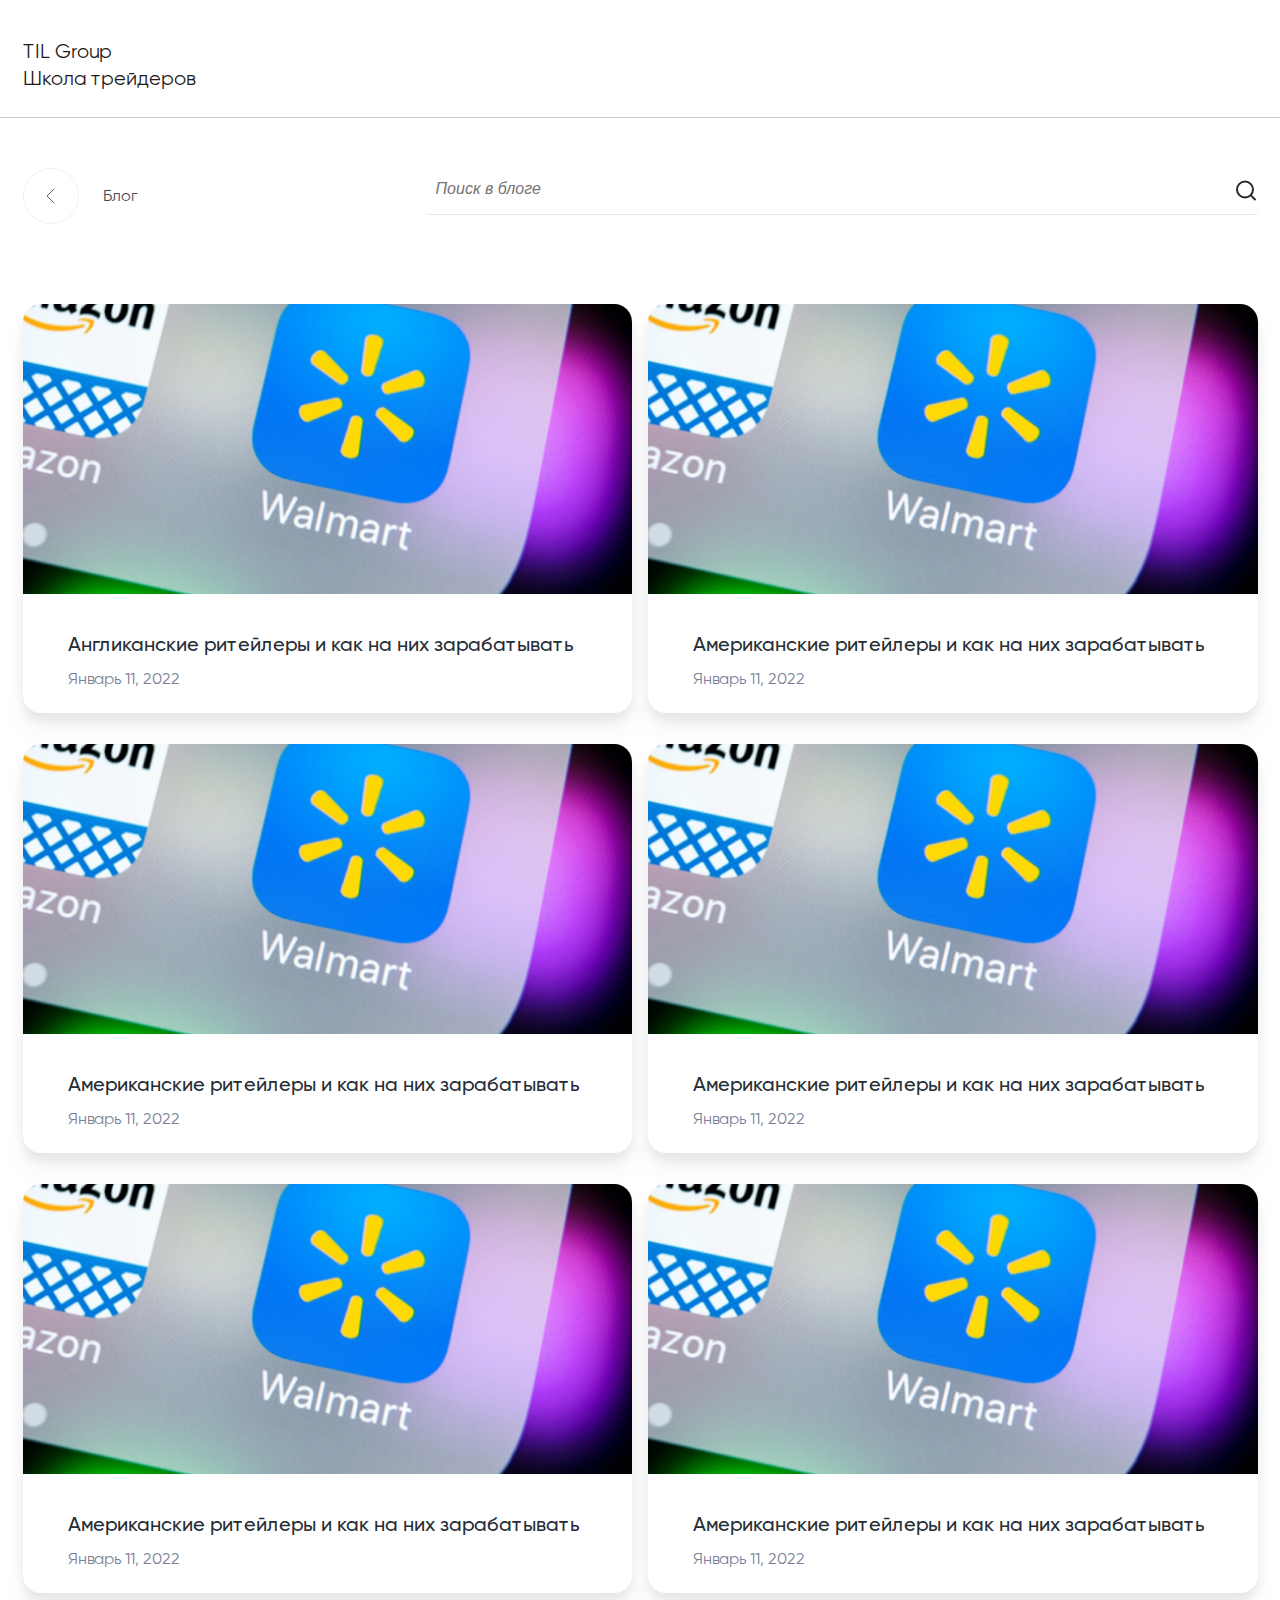
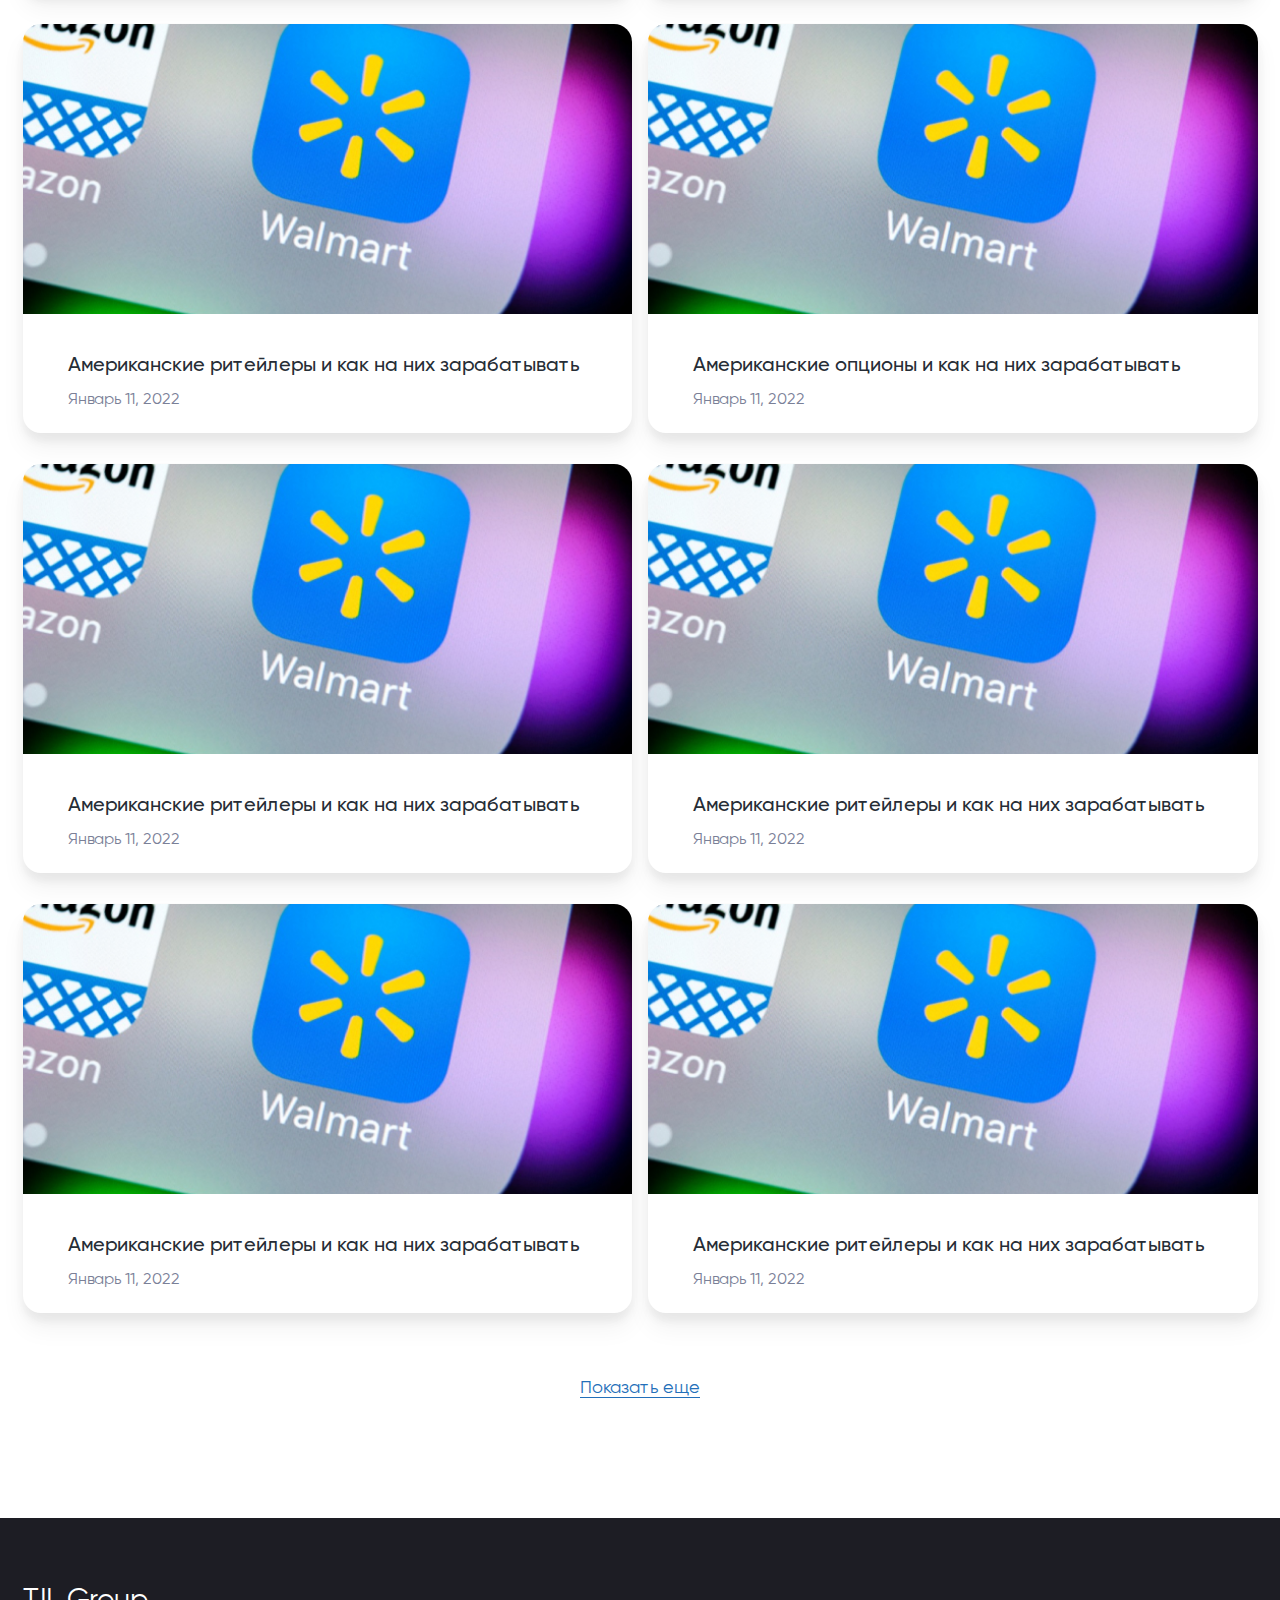
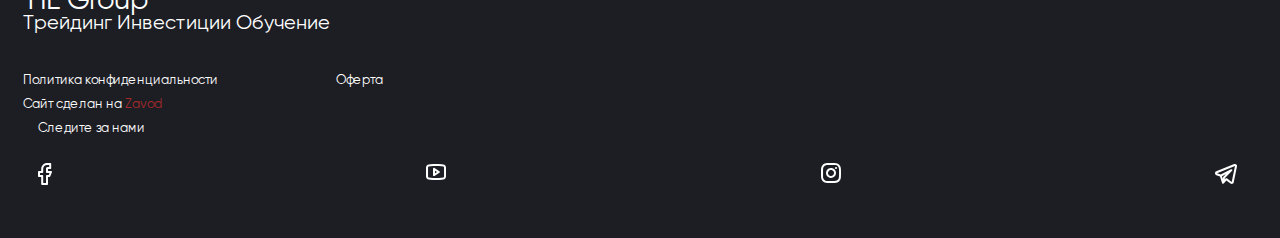
<file: assets/blog.html>
<!DOCTYPE html>
<html lang="en">
<head>
    <meta charset="UTF-8">
    <meta http-equiv="X-UA-Compatible" content="IE=edge">
    <meta name="viewport" content="width=device-width, initial-scale=1.0">
    <title>Блог</title>
    <link rel="stylesheet" href='./css/reset.css'>

    <link rel="stylesheet" href="css/owl.carousel.min.css">
    <link rel="stylesheet" href="css/owl.theme.default.min.css">
    <link rel="stylesheet" href='./fonts/stylesheet.css'>
    <link rel="stylesheet" href='./css/style.css'>
    <link rel="stylesheet" href='./css/blogpage.css'>
    <link rel="stylesheet" href='./css/media.css'>

    <script src="https://ajax.googleapis.com/ajax/libs/jquery/3.6.0/jquery.min.js"></script>
    <script src="./js/owl.carousel.js"></script>
</head>
<body>
    <div class="allWrap">
        <header class="header">
            <div class="container">
                <div class="header__logo">
                    <div class="header__logoTop">
                        <p>ТIL Group</p>
                    </div>
                    <div class="header__logoBottom">
                        <p>Школа трейдеров</p>
                    </div>
                </div>
            </div>
        </header>
        <main class="main">
            <section class="blogpage">
                <div class="blogpage__top">
                    <div class="container">
                        <div class="blogpage__back">
                            <div class="blogpage__backBtnWrap">
                                <div class="blogpage__backBtn">
                                    <svg width="9" height="16" viewBox="0 0 9 16" fill="none" xmlns="http://www.w3.org/2000/svg">
                                        <path d="M8 1L1 8L8 15" stroke="#52687B" stroke-linecap="round" stroke-linejoin="round"/>
                                    </svg>                                        
                                </div>
                            </div>
                            <div class="blogpage__backTxt">
                                <p>Блог</p>
                            </div>
                        </div>
                        <div class="blogpage__search">
                            <div class="blogpage__searchWrap">
                                <input type="text" placeholder="Поиск в блоге">
                                <div class="blogpage__searchPic">
                                    <svg width="24" height="24" viewBox="0 0 24 24" fill="none" xmlns="http://www.w3.org/2000/svg">
                                        <path d="M21 21L16.6569 16.6569M16.6569 16.6569C18.1046 15.2091 19 13.2091 19 11C19 6.58172 15.4183 3 11 3C6.58172 3 3 6.58172 3 11C3 15.4183 6.58172 19 11 19C13.2091 19 15.2091 18.1046 16.6569 16.6569Z" stroke="#292929" stroke-width="2" stroke-linecap="round" stroke-linejoin="round"/>
                                    </svg>                                        
                                </div>
                            </div>
                        </div>
                    </div>
                </div>
                <div class="blogpage__content">
                    <div class="container">
                        <div class="blogpage__contentWrap">
                            <article class="blog__elem" >
                                <div class="blog__elemItemPic" style="background-image: url(./source/blogsec/blogitem.jpg);"></div>
                                <div class="blog__elemItemTxt">
                                    <div class="blog__elemItemTitle">
                                        <h3>Англиканские ритейлеры и как на них зарабатывать</h3>
                                    </div>
                                    <div class="blog__elemItemDate">
                                        <time>Январь 11, 2022</time>
                                    </div>
                                </div>
                            </article>

                            <article class="blog__elem" >
                                <div class="blog__elemItemPic" style="background-image: url(./source/blogsec/blogitem.jpg);"></div>
                                <div class="blog__elemItemTxt">
                                    <div class="blog__elemItemTitle">
                                        <h3>Американские ритейлеры и как на них зарабатывать</h3>
                                    </div>
                                    <div class="blog__elemItemDate">
                                        <time>Январь 11, 2022</time>
                                    </div>
                                </div>
                            </article>

                            <article class="blog__elem" >
                                <div class="blog__elemItemPic" style="background-image: url(./source/blogsec/blogitem.jpg);"></div>
                                <div class="blog__elemItemTxt">
                                    <div class="blog__elemItemTitle">
                                        <h3>Американские ритейлеры и как на них зарабатывать</h3>
                                    </div>
                                    <div class="blog__elemItemDate">
                                        <time>Январь 11, 2022</time>
                                    </div>
                                </div>
                            </article>

                            <article class="blog__elem" >
                                <div class="blog__elemItemPic" style="background-image: url(./source/blogsec/blogitem.jpg);"></div>
                                <div class="blog__elemItemTxt">
                                    <div class="blog__elemItemTitle">
                                        <h3>Американские ритейлеры и как на них зарабатывать</h3>
                                    </div>
                                    <div class="blog__elemItemDate">
                                        <time>Январь 11, 2022</time>
                                    </div>
                                </div>
                            </article>

                            <article class="blog__elem" >
                                <div class="blog__elemItemPic" style="background-image: url(./source/blogsec/blogitem.jpg);"></div>
                                <div class="blog__elemItemTxt">
                                    <div class="blog__elemItemTitle">
                                        <h3>Американские ритейлеры и как на них зарабатывать</h3>
                                    </div>
                                    <div class="blog__elemItemDate">
                                        <time>Январь 11, 2022</time>
                                    </div>
                                </div>
                            </article>

                            <article class="blog__elem" >
                                <div class="blog__elemItemPic" style="background-image: url(./source/blogsec/blogitem.jpg);"></div>
                                <div class="blog__elemItemTxt">
                                    <div class="blog__elemItemTitle">
                                        <h3>Американские ритейлеры и как на них зарабатывать</h3>
                                    </div>
                                    <div class="blog__elemItemDate">
                                        <time>Январь 11, 2022</time>
                                    </div>
                                </div>
                            </article>

                            <article class="blog__elem" >
                                <div class="blog__elemItemPic" style="background-image: url(./source/blogsec/blogitem.jpg);"></div>
                                <div class="blog__elemItemTxt">
                                    <div class="blog__elemItemTitle">
                                        <h3>Американские ритейлеры и как на них зарабатывать</h3>
                                    </div>
                                    <div class="blog__elemItemDate">
                                        <time>Январь 11, 2022</time>
                                    </div>
                                </div>
                            </article>

                            <article class="blog__elem" >
                                <div class="blog__elemItemPic" style="background-image: url(./source/blogsec/blogitem.jpg);"></div>
                                <div class="blog__elemItemTxt">
                                    <div class="blog__elemItemTitle">
                                        <h3>Американские опционы и как на них зарабатывать</h3>
                                    </div>
                                    <div class="blog__elemItemDate">
                                        <time>Январь 11, 2022</time>
                                    </div>
                                </div>
                            </article>

                            <article class="blog__elem" >
                                <div class="blog__elemItemPic" style="background-image: url(./source/blogsec/blogitem.jpg);"></div>
                                <div class="blog__elemItemTxt">
                                    <div class="blog__elemItemTitle">
                                        <h3>Американские ритейлеры и как на них зарабатывать</h3>
                                    </div>
                                    <div class="blog__elemItemDate">
                                        <time>Январь 11, 2022</time>
                                    </div>
                                </div>
                            </article>

                            <article class="blog__elem" >
                                <div class="blog__elemItemPic" style="background-image: url(./source/blogsec/blogitem.jpg);"></div>
                                <div class="blog__elemItemTxt">
                                    <div class="blog__elemItemTitle">
                                        <h3>Американские ритейлеры и как на них зарабатывать</h3>
                                    </div>
                                    <div class="blog__elemItemDate">
                                        <time>Январь 11, 2022</time>
                                    </div>
                                </div>
                            </article>

                            <article class="blog__elem" >
                                <div class="blog__elemItemPic" style="background-image: url(./source/blogsec/blogitem.jpg);"></div>
                                <div class="blog__elemItemTxt">
                                    <div class="blog__elemItemTitle">
                                        <h3>Американские ритейлеры и как на них зарабатывать</h3>
                                    </div>
                                    <div class="blog__elemItemDate">
                                        <time>Январь 11, 2022</time>
                                    </div>
                                </div>
                            </article>

                            <article class="blog__elem" >
                                <div class="blog__elemItemPic" style="background-image: url(./source/blogsec/blogitem.jpg);"></div>
                                <div class="blog__elemItemTxt">
                                    <div class="blog__elemItemTitle">
                                        <h3>Американские ритейлеры и как на них зарабатывать</h3>
                                    </div>
                                    <div class="blog__elemItemDate">
                                        <time>Январь 11, 2022</time>
                                    </div>
                                </div>
                            </article>

                            <article class="blog__elem" >
                                <div class="blog__elemItemPic" style="background-image: url(./source/blogsec/blogitem.jpg);"></div>
                                <div class="blog__elemItemTxt">
                                    <div class="blog__elemItemTitle">
                                        <h3>Американские ритейлеры и как на них зарабатывать</h3>
                                    </div>
                                    <div class="blog__elemItemDate">
                                        <time>Январь 11, 2022</time>
                                    </div>
                                </div>
                            </article>

                            <article class="blog__elem" >
                                <div class="blog__elemItemPic" style="background-image: url(./source/blogsec/blogitem.jpg);"></div>
                                <div class="blog__elemItemTxt">
                                    <div class="blog__elemItemTitle">
                                        <h3>Американские ритейлеры и как на них зарабатывать</h3>
                                    </div>
                                    <div class="blog__elemItemDate">
                                        <time>Январь 11, 2022</time>
                                    </div>
                                </div>
                            </article>

                            <article class="blog__elem" >
                                <div class="blog__elemItemPic" style="background-image: url(./source/blogsec/blogitem.jpg);"></div>
                                <div class="blog__elemItemTxt">
                                    <div class="blog__elemItemTitle">
                                        <h3>Американские ритейлеры и как на них зарабатывать</h3>
                                    </div>
                                    <div class="blog__elemItemDate">
                                        <time>Январь 11, 2022</time>
                                    </div>
                                </div>
                            </article>
                        </div>
                        <div class="blogpage__add">
                            <div class="blogpage__addWrap">
                                <p>Показать еще</p>
                            </div>
                        </div>
                    </div>
                </div>
            </section>
        </main>
        <footer class="footer">
            <div class="container">
                <div class="footer__left">
                    <div class="footer__logo">
                        <div class="footer__logoTop">
                            <p>ТIL Group</p>
                        </div>
                        <div class="footer__lpgpBottem">
                            <p>Трейдинг Инвестиции Обучение</p>
                        </div>
                    </div>
                    <div class="footer__txt">
                        <a href="#">Политика конфиденциальности</a>
                        <a href="#">Оферта</a>
                        <a href="https://zavod.team/" target="_blank">Сайт сделан на <span style="color: brown;">Zavod</span></a>
                    </div>
                </div>
                <div class="footer__right">
                    <div class="footer__sosial">
                        <div class="footer__sosialTitle">
                            <h3>Следите за нами</h3>
                        </div>
                        <div class="footer__sosialContent">
                            <a target="_blank" href="#" class="footer__sosialItem">
                                <svg width="14" height="22" viewBox="0 0 14 22" fill="none" xmlns="http://www.w3.org/2000/svg">
                                    <path d="M13.83 8.44C13.7383 8.30429 13.6146 8.19319 13.4699 8.11647C13.3252 8.03975 13.1638 7.99975 13 8H10V6H12.2C12.4652 6 12.7196 5.89464 12.9071 5.70711C13.0946 5.51957 13.2 5.26522 13.2 5V1C13.2 0.734784 13.0946 0.48043 12.9071 0.292893C12.7196 0.105357 12.4652 0 12.2 0H9C7.46174 0 5.98649 0.61107 4.89878 1.69878C3.81107 2.78649 3.2 4.26174 3.2 5.8V8H1C0.734784 8 0.48043 8.10536 0.292893 8.29289C0.105357 8.48043 0 8.73478 0 9V13C0 13.2652 0.105357 13.5196 0.292893 13.7071C0.48043 13.8946 0.734784 14 1 14H3.2V21C3.2 21.2652 3.30536 21.5196 3.49289 21.7071C3.68043 21.8946 3.93478 22 4.2 22H9C9.26522 22 9.51957 21.8946 9.70711 21.7071C9.89464 21.5196 10 21.2652 10 21V14H11.4C11.6003 14.0002 11.796 13.9402 11.9618 13.8279C12.1276 13.7156 12.2559 13.5561 12.33 13.37L13.93 9.37C13.9904 9.21858 14.0129 9.05468 13.9954 8.89259C13.978 8.7305 13.9212 8.57512 13.83 8.44V8.44ZM10.72 12H9C8.73478 12 8.48043 12.1054 8.29289 12.2929C8.10536 12.4804 8 12.7348 8 13V20H5.2V13C5.2 12.7348 5.09464 12.4804 4.90711 12.2929C4.71957 12.1054 4.46522 12 4.2 12H2V10H4.2C4.46522 10 4.71957 9.89464 4.90711 9.70711C5.09464 9.51957 5.2 9.26522 5.2 9V5.8C5.20264 4.79299 5.60384 3.82798 6.31591 3.11591C7.02798 2.40384 7.99299 2.00264 9 2H11.2V4H10.4C10.0614 3.95067 9.71631 3.97137 9.38605 4.06082C9.0558 4.15026 8.74741 4.30655 8.48 4.52C8.31772 4.6899 8.19153 4.8909 8.10903 5.11089C8.02654 5.33087 7.98945 5.56529 8 5.8V9C8 9.26522 8.10536 9.51957 8.29289 9.70711C8.48043 9.89464 8.73478 10 9 10H11.52L10.72 12Z" fill="white"/>
                                </svg>                                    
                            </a>
                            <a target="_blank" href="#" class="footer__sosialItem">
                                <svg width="20" height="17" viewBox="0 0 20 17" fill="none" xmlns="http://www.w3.org/2000/svg">
                                    <path d="M13.4 8.15956L8.5 4.99956C8.34798 4.91179 8.17554 4.86559 8 4.86559C7.82446 4.86559 7.65202 4.91179 7.5 4.99956C7.35174 5.08508 7.22791 5.20723 7.14036 5.3543C7.05282 5.50138 7.00449 5.66846 7 5.83956V12.1596C7.0013 12.3378 7.05019 12.5124 7.14161 12.6653C7.23303 12.8183 7.36367 12.944 7.52 13.0296C7.66543 13.1152 7.83123 13.1601 8 13.1596C8.17714 13.1474 8.34869 13.0925 8.5 12.9996L13.4 9.83956C13.5403 9.74891 13.6557 9.62453 13.7356 9.47779C13.8155 9.33106 13.8574 9.16664 13.8574 8.99956C13.8574 8.83248 13.8155 8.66806 13.7356 8.52133C13.6557 8.37459 13.5403 8.25022 13.4 8.15956ZM9 10.3196V7.67956L11 8.99956L9 10.3196ZM17.38 1.50956L15.83 1.30956C11.991 0.839521 8.109 0.839521 4.27 1.30956L2.72 1.50956C1.97471 1.59067 1.2854 1.94343 0.783675 2.50049C0.281954 3.05755 0.0029736 3.77988 0 4.52956V13.4696C0.00635666 14.2081 0.280506 14.9193 0.771546 15.471C1.26259 16.0228 1.93715 16.3776 2.67 16.4696L4.22 16.6596C6.13776 16.8926 8.06815 17.0061 10 16.9996C11.9323 16.9995 13.8627 16.8793 15.78 16.6396L17.33 16.4496C18.0628 16.3576 18.7374 16.0028 19.2285 15.451C19.7195 14.8993 19.9936 14.1881 20 13.4496V4.52956C19.9985 3.78754 19.7265 3.07152 19.235 2.5156C18.7435 1.95969 18.0662 1.60201 17.33 1.50956H17.38ZM18.05 13.5096C18.0508 13.7615 17.9565 14.0044 17.7859 14.1898C17.6154 14.3752 17.3811 14.4894 17.13 14.5096L15.58 14.6996C11.9077 15.1596 8.19232 15.1596 4.52 14.6996L2.97 14.5096C2.71889 14.4894 2.48463 14.3752 2.31406 14.1898C2.1435 14.0044 2.04919 13.7615 2.05 13.5096V4.52956C2.06192 4.28151 2.16055 4.04552 2.32869 3.86276C2.49683 3.68 2.7238 3.56207 2.97 3.52956L4.47 3.29956C8.14273 2.84621 11.8573 2.84621 15.53 3.29956L17.08 3.48956C17.3262 3.52207 17.5532 3.64 17.7213 3.82276C17.8894 4.00552 17.9881 4.24151 18 4.48956L18.05 13.5096Z" fill="white"/>
                                </svg>
                            </a>
                            <a target="_blank" href="#" class="footer__sosialItem">
                                <svg width="20" height="20" viewBox="0 0 20 20" fill="none" xmlns="http://www.w3.org/2000/svg">
                                    <path d="M10 5C9.01109 5 8.04439 5.29324 7.22215 5.84265C6.3999 6.39206 5.75904 7.17295 5.3806 8.08658C5.00216 9.00021 4.90315 10.0055 5.09607 10.9755C5.289 11.9454 5.7652 12.8363 6.46447 13.5355C7.16373 14.2348 8.05464 14.711 9.02455 14.9039C9.99445 15.0969 10.9998 14.9978 11.9134 14.6194C12.827 14.241 13.6079 13.6001 14.1573 12.7779C14.7068 11.9556 15 10.9889 15 10C15 8.67392 14.4732 7.40215 13.5355 6.46447C12.5979 5.52678 11.3261 5 10 5ZM10 13C9.40666 13 8.82664 12.8241 8.33329 12.4944C7.83994 12.1648 7.45542 11.6962 7.22836 11.1481C7.0013 10.5999 6.94189 9.99667 7.05764 9.41473C7.1734 8.83279 7.45912 8.29824 7.87868 7.87868C8.29824 7.45912 8.83279 7.1734 9.41473 7.05764C9.99667 6.94189 10.5999 7.0013 11.1481 7.22836C11.6962 7.45542 12.1648 7.83994 12.4944 8.33329C12.8241 8.82664 13 9.40666 13 10C13 10.7956 12.6839 11.5587 12.1213 12.1213C11.5587 12.6839 10.7956 13 10 13ZM15 4C14.8022 4 14.6089 4.05865 14.4444 4.16853C14.28 4.27841 14.1518 4.43459 14.0761 4.61732C14.0004 4.80004 13.9806 5.00111 14.0192 5.19509C14.0578 5.38907 14.153 5.56725 14.2929 5.70711C14.4327 5.84696 14.6109 5.9422 14.8049 5.98079C14.9989 6.01937 15.2 5.99957 15.3827 5.92388C15.5654 5.84819 15.7216 5.72002 15.8315 5.55557C15.9414 5.39112 16 5.19778 16 5C16 4.73478 15.8946 4.48043 15.7071 4.29289C15.5196 4.10536 15.2652 4 15 4ZM19.94 6.24C19.9234 5.38542 19.7611 4.53995 19.46 3.74C19.1808 3.01207 18.7516 2.35099 18.2003 1.7997C17.649 1.2484 16.9879 0.819216 16.26 0.54C15.4601 0.238899 14.6146 0.0765676 13.76 0.0599999C12.79 -5.58794e-08 12.47 0 10 0C7.53 0 7.21 -5.58794e-08 6.24 0.0599999C5.38542 0.0765676 4.53995 0.238899 3.74 0.54C3.01207 0.819216 2.35099 1.2484 1.7997 1.7997C1.2484 2.35099 0.819216 3.01207 0.54 3.74C0.238899 4.53995 0.0765676 5.38542 0.0599999 6.24C-5.58794e-08 7.22 0 7.54 0 10C0 12.46 -5.58794e-08 12.78 0.0599999 13.76C0.0765676 14.6146 0.238899 15.4601 0.54 16.26C0.819216 16.9879 1.2484 17.649 1.7997 18.2003C2.35099 18.7516 3.01207 19.1808 3.74 19.46C4.53995 19.7611 5.38542 19.9234 6.24 19.94C7.24 19.94 7.53 20 10 20C12.47 20 12.79 20 13.76 19.94C14.6146 19.9234 15.4601 19.7611 16.26 19.46C16.9879 19.1808 17.649 18.7516 18.2003 18.2003C18.7516 17.649 19.1808 16.9879 19.46 16.26C19.7611 15.4601 19.9234 14.6146 19.94 13.76C19.94 12.76 20 12.46 20 10C20 7.54 20 7.22 19.94 6.24ZM17.94 13.67C17.9225 14.3046 17.8043 14.9324 17.59 15.53C17.4128 16.0023 17.1327 16.4293 16.77 16.78C16.4214 17.1428 15.9936 17.4201 15.52 17.59C14.921 17.8131 14.289 17.9348 13.65 17.95C12.71 17.95 12.42 18 9.99 18C7.56 18 7.28 18 6.34 18C5.70202 17.9835 5.07075 17.8654 4.47 17.65C3.99766 17.4728 3.57067 17.1927 3.22 16.83C2.85715 16.4814 2.57992 16.0536 2.41 15.58C2.1878 14.9842 2.06615 14.3557 2.05 13.72C2.05 12.72 2.05 12.47 2.05 10.05C2.05 7.63 2.05 7.34 2.05 6.38C2.06724 5.74121 2.18884 5.10954 2.41 4.51C2.58256 4.04063 2.85953 3.61662 3.22 3.27C3.56858 2.90715 3.99641 2.62992 4.47 2.46C5.06899 2.2369 5.70099 2.11523 6.34 2.1C7.28 2 7.57 2 10 2C12.43 2 12.72 2 13.66 2C14.3021 2.01633 14.9373 2.13794 15.54 2.36C16.0094 2.53256 16.4334 2.80953 16.78 3.17C17.1428 3.51858 17.4201 3.94641 17.59 4.42C17.8348 5.02856 17.9735 5.67458 18 6.33C18 7.33 18.05 7.58 18.05 10C18.05 12.42 18 12.71 18 13.67H17.94Z" fill="white"/>
                                </svg>                                    
                            </a>
                            <a target="_blank" href="#" class="footer__sosialItem">
                                <svg width="22" height="22" viewBox="0 0 22 22" fill="none" xmlns="http://www.w3.org/2000/svg">
                                    <path d="M21.2647 1.42778C20.98 1.19091 20.6364 1.03567 20.2704 0.978584C19.9045 0.921494 19.5299 0.964688 19.1866 1.10357L1.26566 8.33892C0.88241 8.4966 0.556176 8.76711 0.33026 9.11454C0.104343 9.46196 -0.0105725 9.86988 0.000764965 10.2841C0.0121025 10.6984 0.149157 11.0994 0.393738 11.434C0.638319 11.7685 0.978859 12.0208 1.37016 12.1573L4.99516 13.418L7.01566 20.0997C7.04312 20.1889 7.08297 20.2739 7.13404 20.352C7.14179 20.364 7.15272 20.373 7.16096 20.3846C7.21996 20.467 7.29127 20.5397 7.37239 20.6004C7.39546 20.618 7.41755 20.6345 7.44221 20.6501C7.53714 20.7131 7.64228 20.7591 7.75294 20.7862L7.76478 20.7872L7.77149 20.7901C7.83802 20.8036 7.90574 20.8105 7.97364 20.8106C7.98017 20.8106 7.98597 20.8074 7.99244 20.8073C8.0949 20.8055 8.19647 20.7879 8.29353 20.755C8.31611 20.7473 8.33546 20.7345 8.35737 20.7252C8.42975 20.6952 8.49832 20.6567 8.56166 20.6106C8.61238 20.5679 8.66312 20.5251 8.71388 20.4824L11.416 17.4991L15.4463 20.6211C15.8011 20.8974 16.2379 21.0475 16.6875 21.0479C17.1587 21.0473 17.6154 20.8847 17.9809 20.5874C18.3465 20.2901 18.5987 19.8762 18.6954 19.4151L21.958 3.39849C22.032 3.03801 22.0065 2.66421 21.8844 2.31708C21.7623 1.96995 21.5481 1.66255 21.2647 1.42778ZM8.37016 13.7364C8.2315 13.8745 8.13672 14.0505 8.0977 14.2422L7.78819 15.7462L7.00413 13.1532L11.0694 11.0362L8.37016 13.7364ZM16.6719 19.0401L11.9092 15.3506C11.71 15.1966 11.46 15.1234 11.2092 15.1455C10.9583 15.1675 10.725 15.2833 10.5557 15.4697L9.69029 16.4249L9.99613 14.9385L17.0791 7.85549C17.2482 7.68665 17.3512 7.46285 17.3695 7.22461C17.3878 6.98638 17.3201 6.74947 17.1788 6.55681C17.0375 6.36414 16.8319 6.22845 16.5992 6.17433C16.3664 6.1202 16.122 6.15121 15.9102 6.26174L5.74491 11.5544L2.02055 10.1915L19.999 2.99905L16.6719 19.0401Z" fill="white"/>
                                </svg>                                    
                            </a>
                        </div>
                    </div>
                </div>
            </div>
        </footer>
    </div>
    <script src='./js/script.js'></script>
    <script src='./js/blogadd.js'></script>
</body>
</html>
</file>
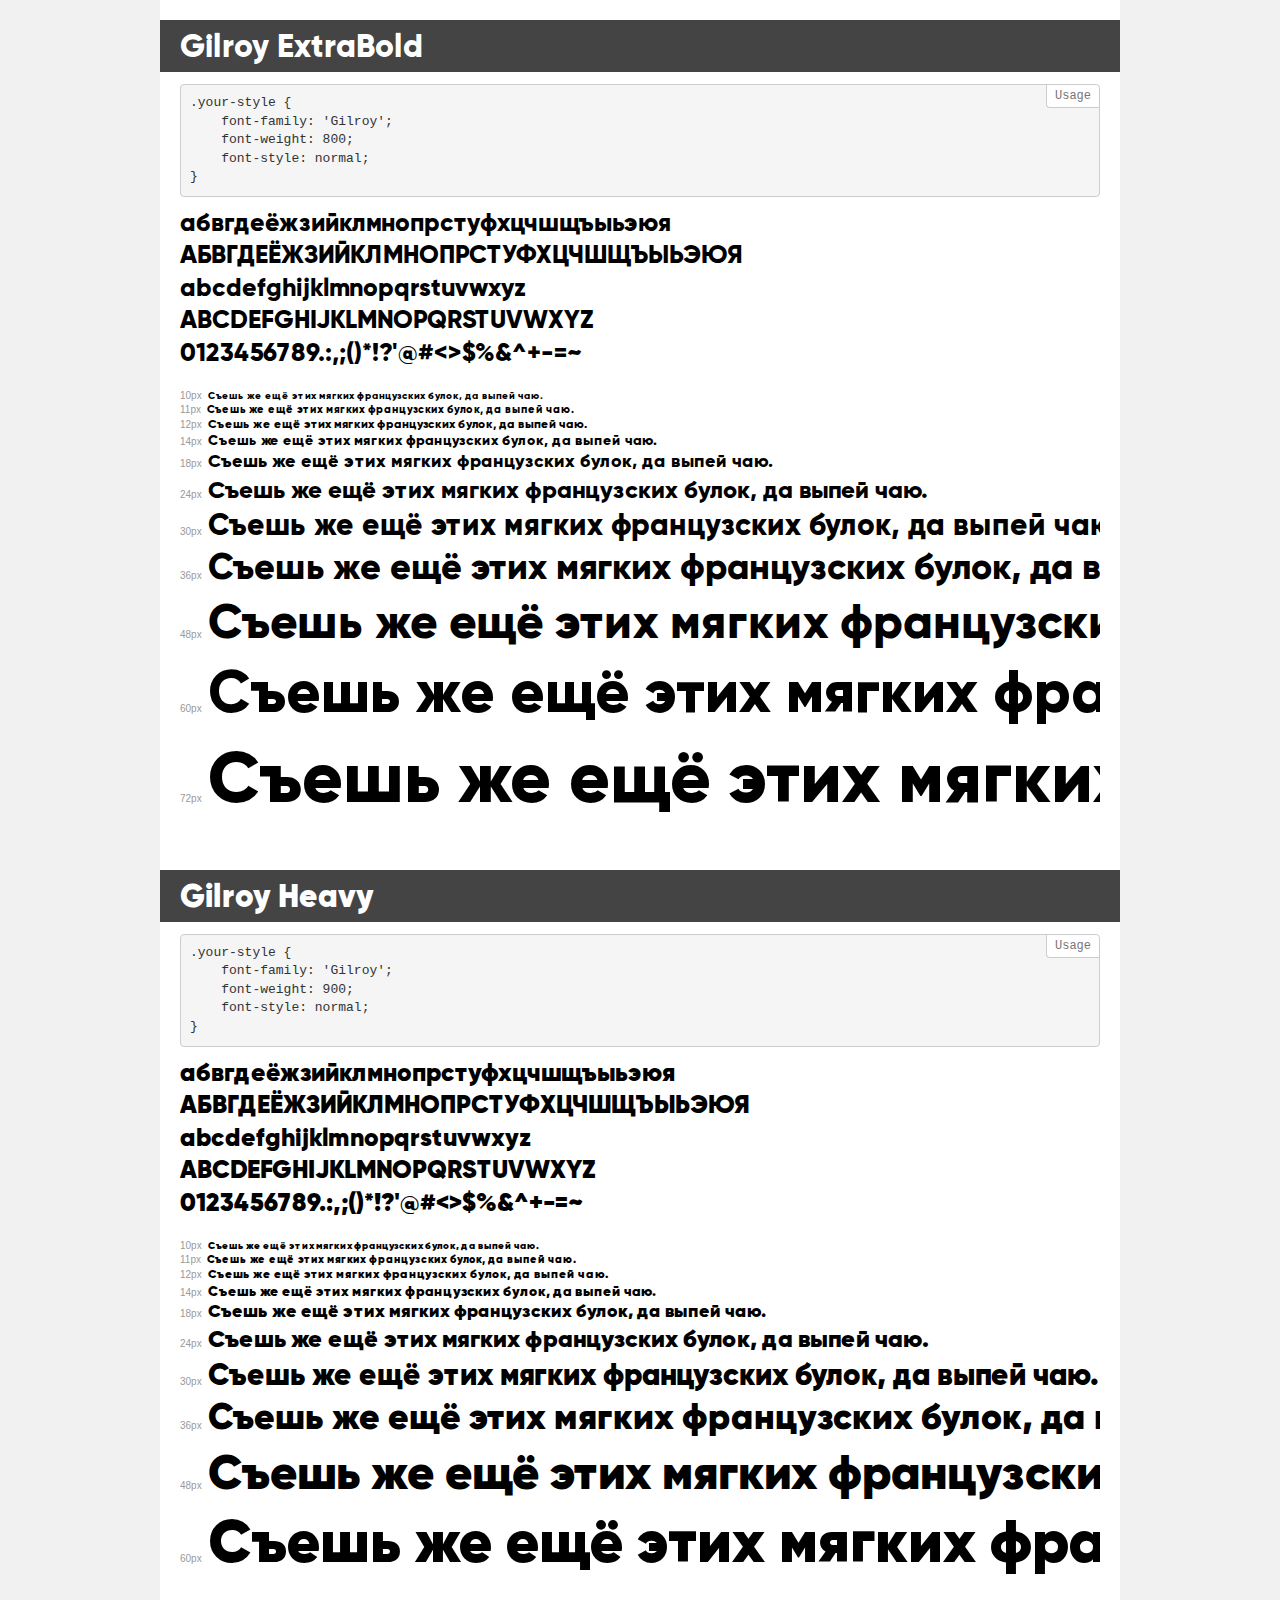
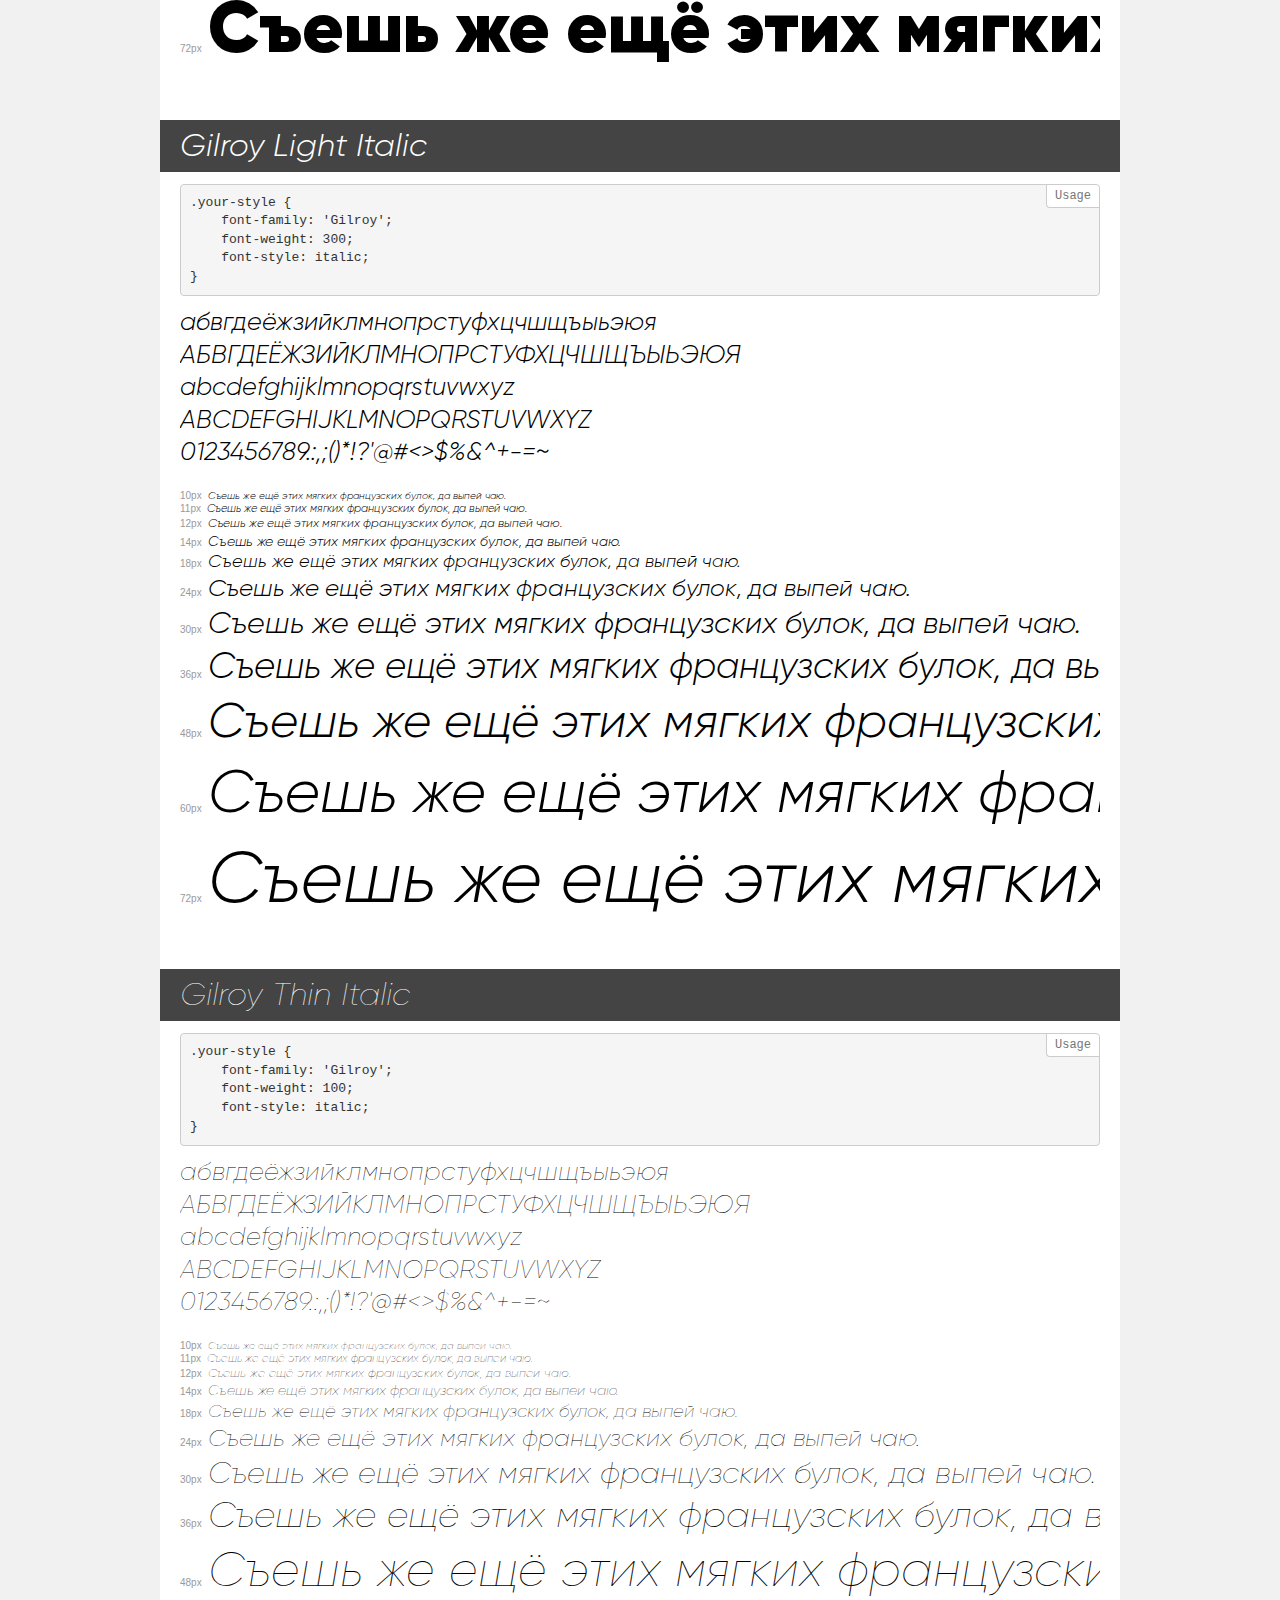
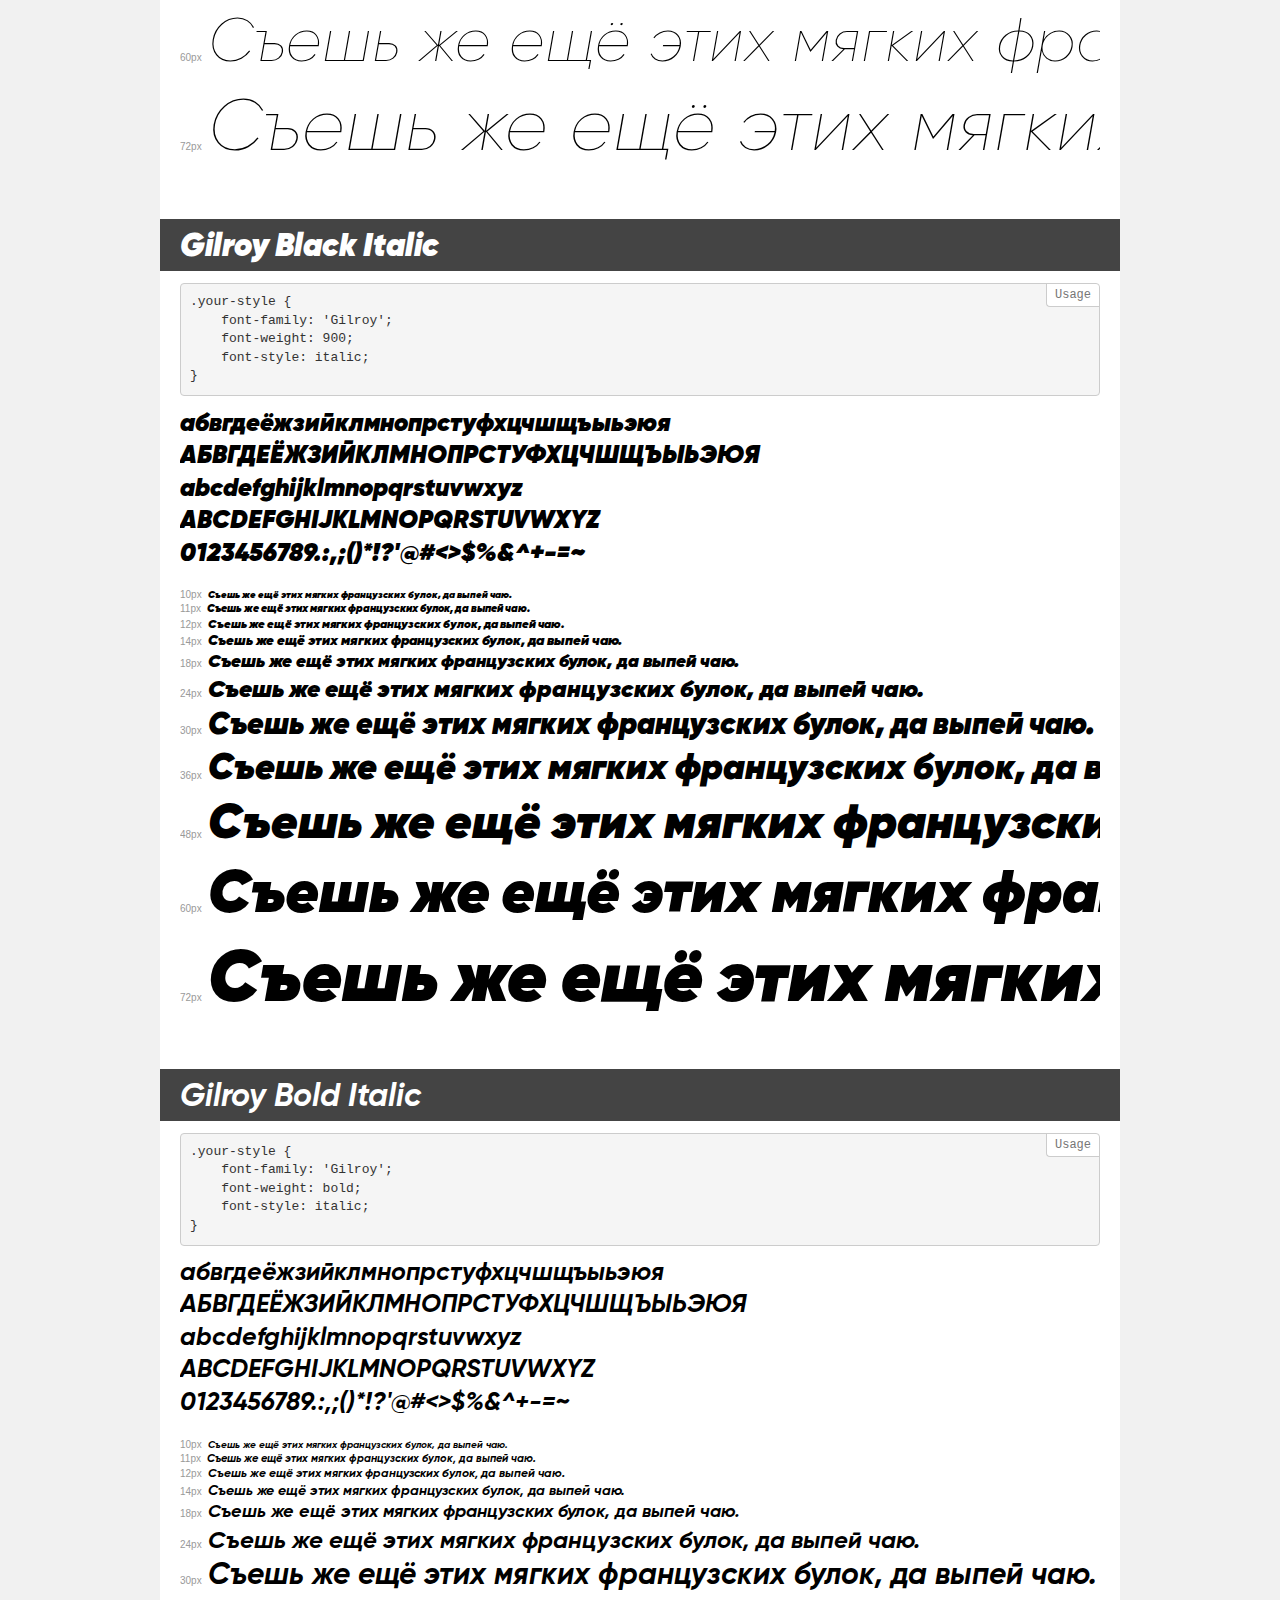
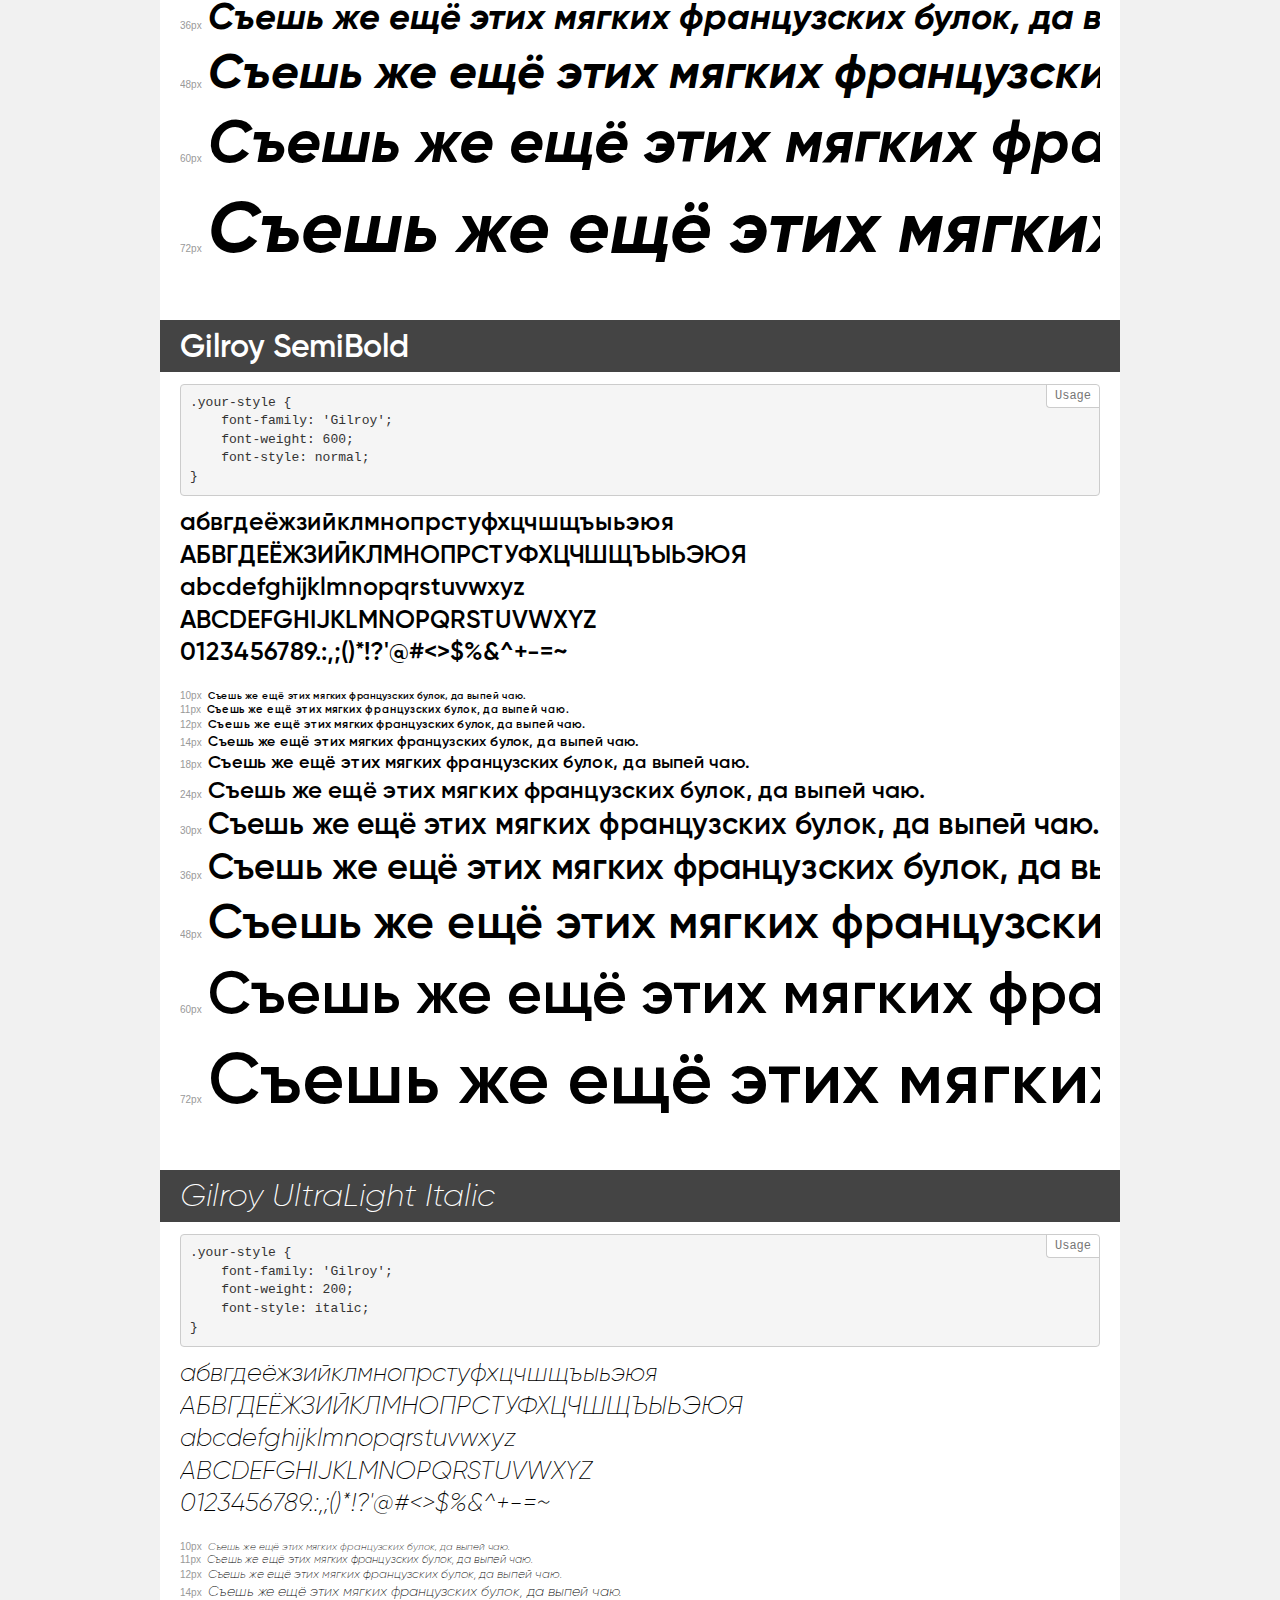
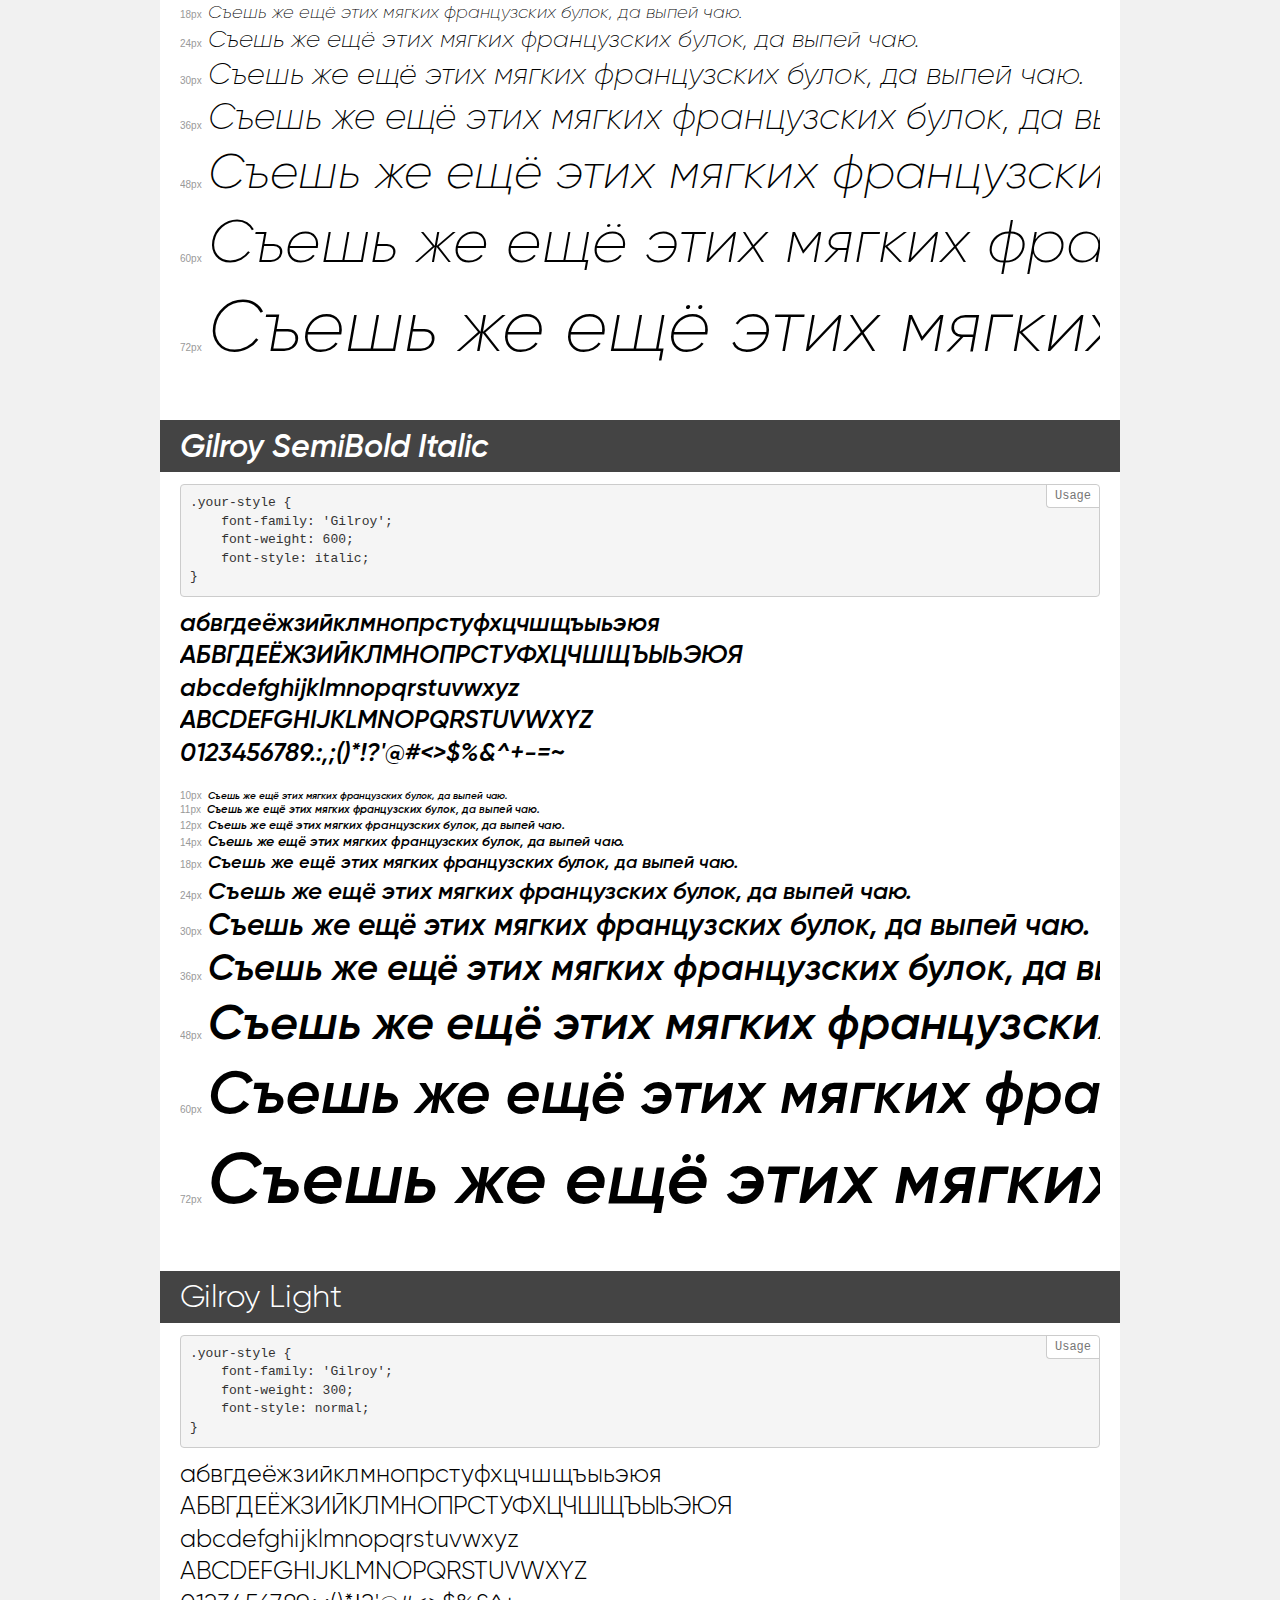
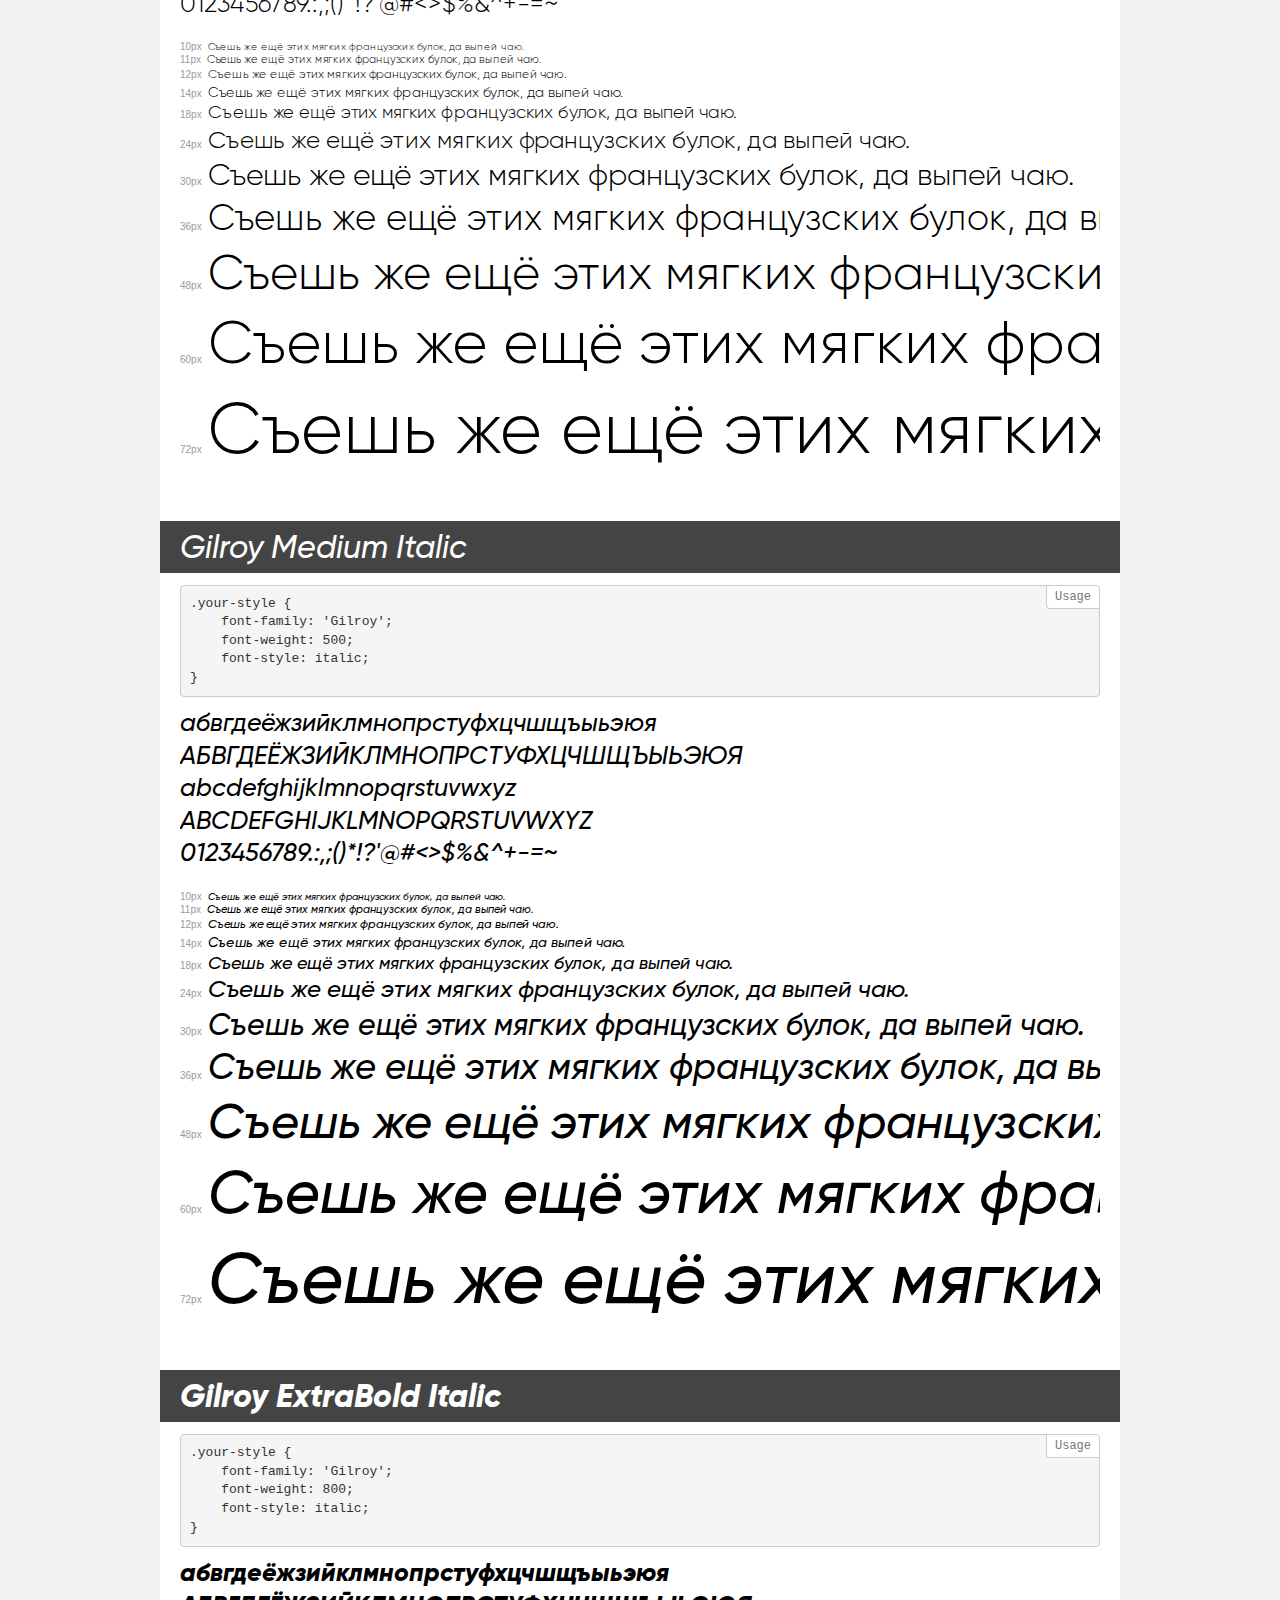
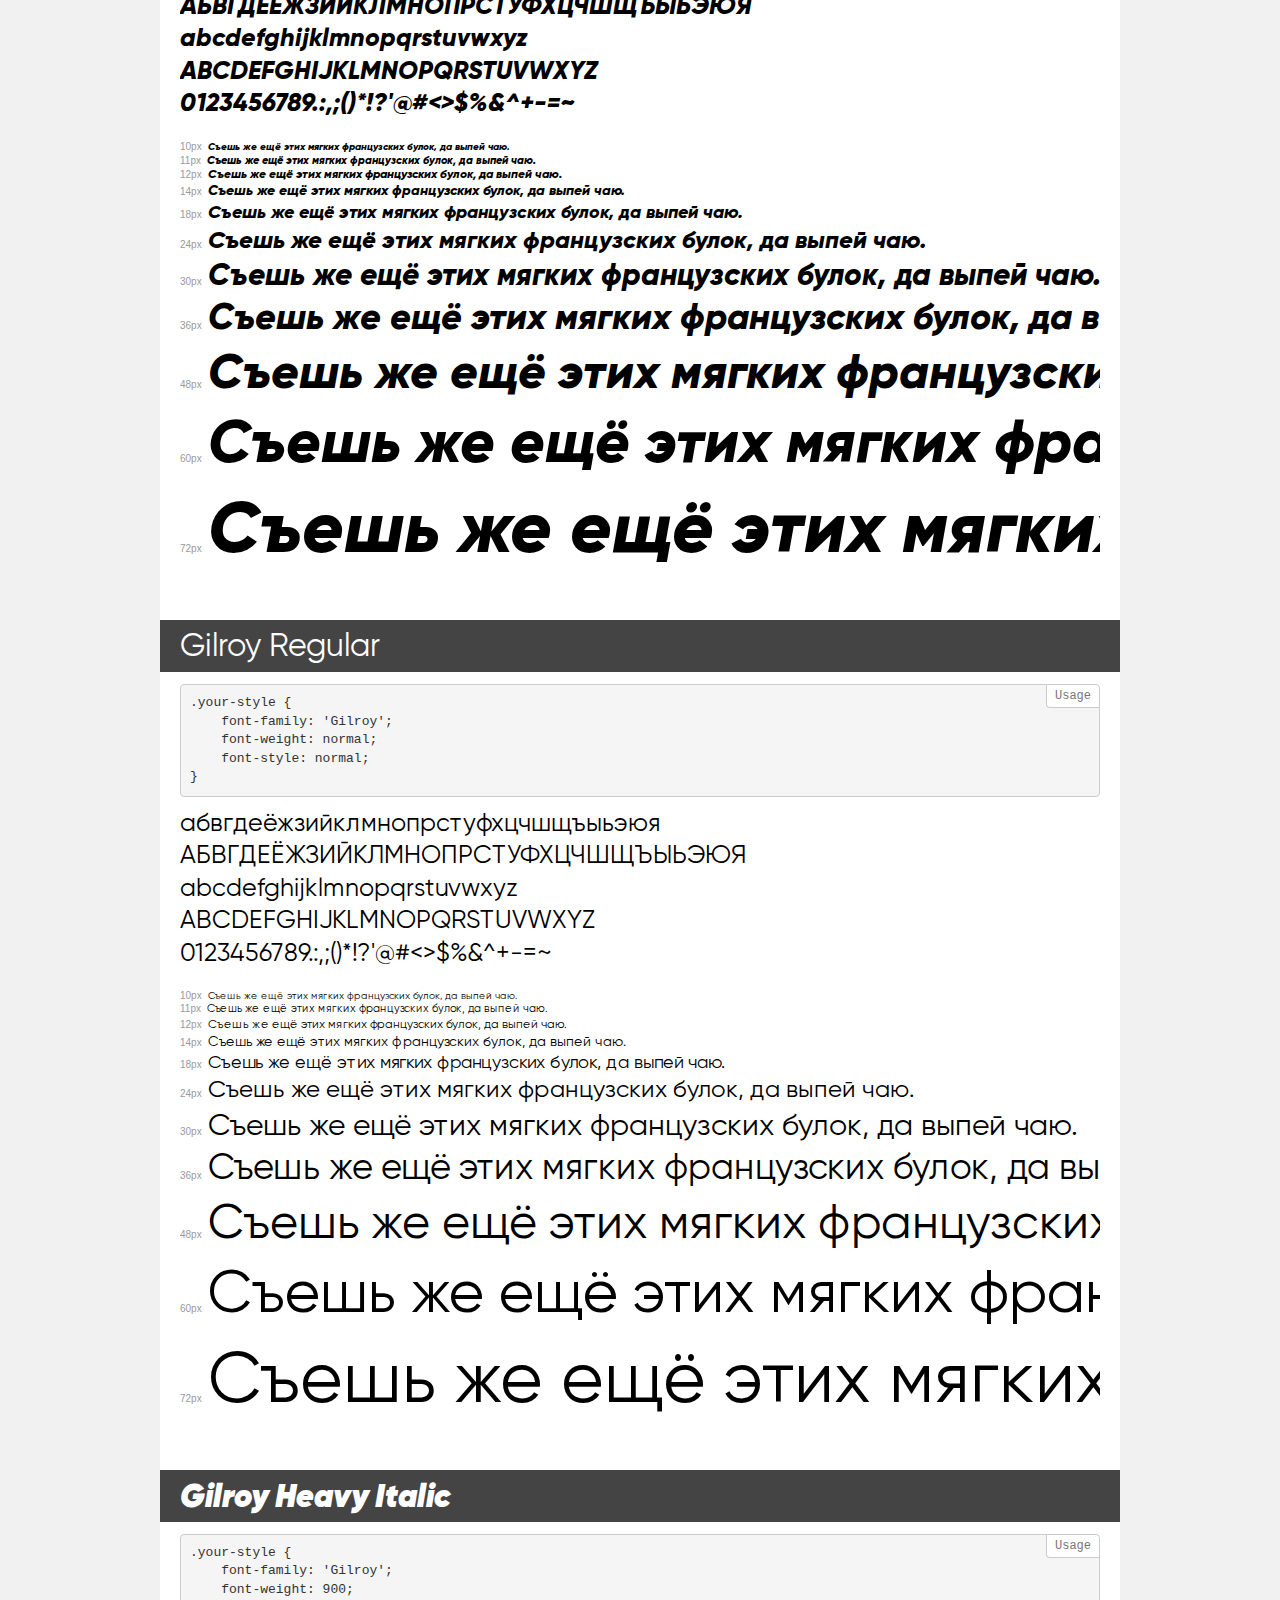
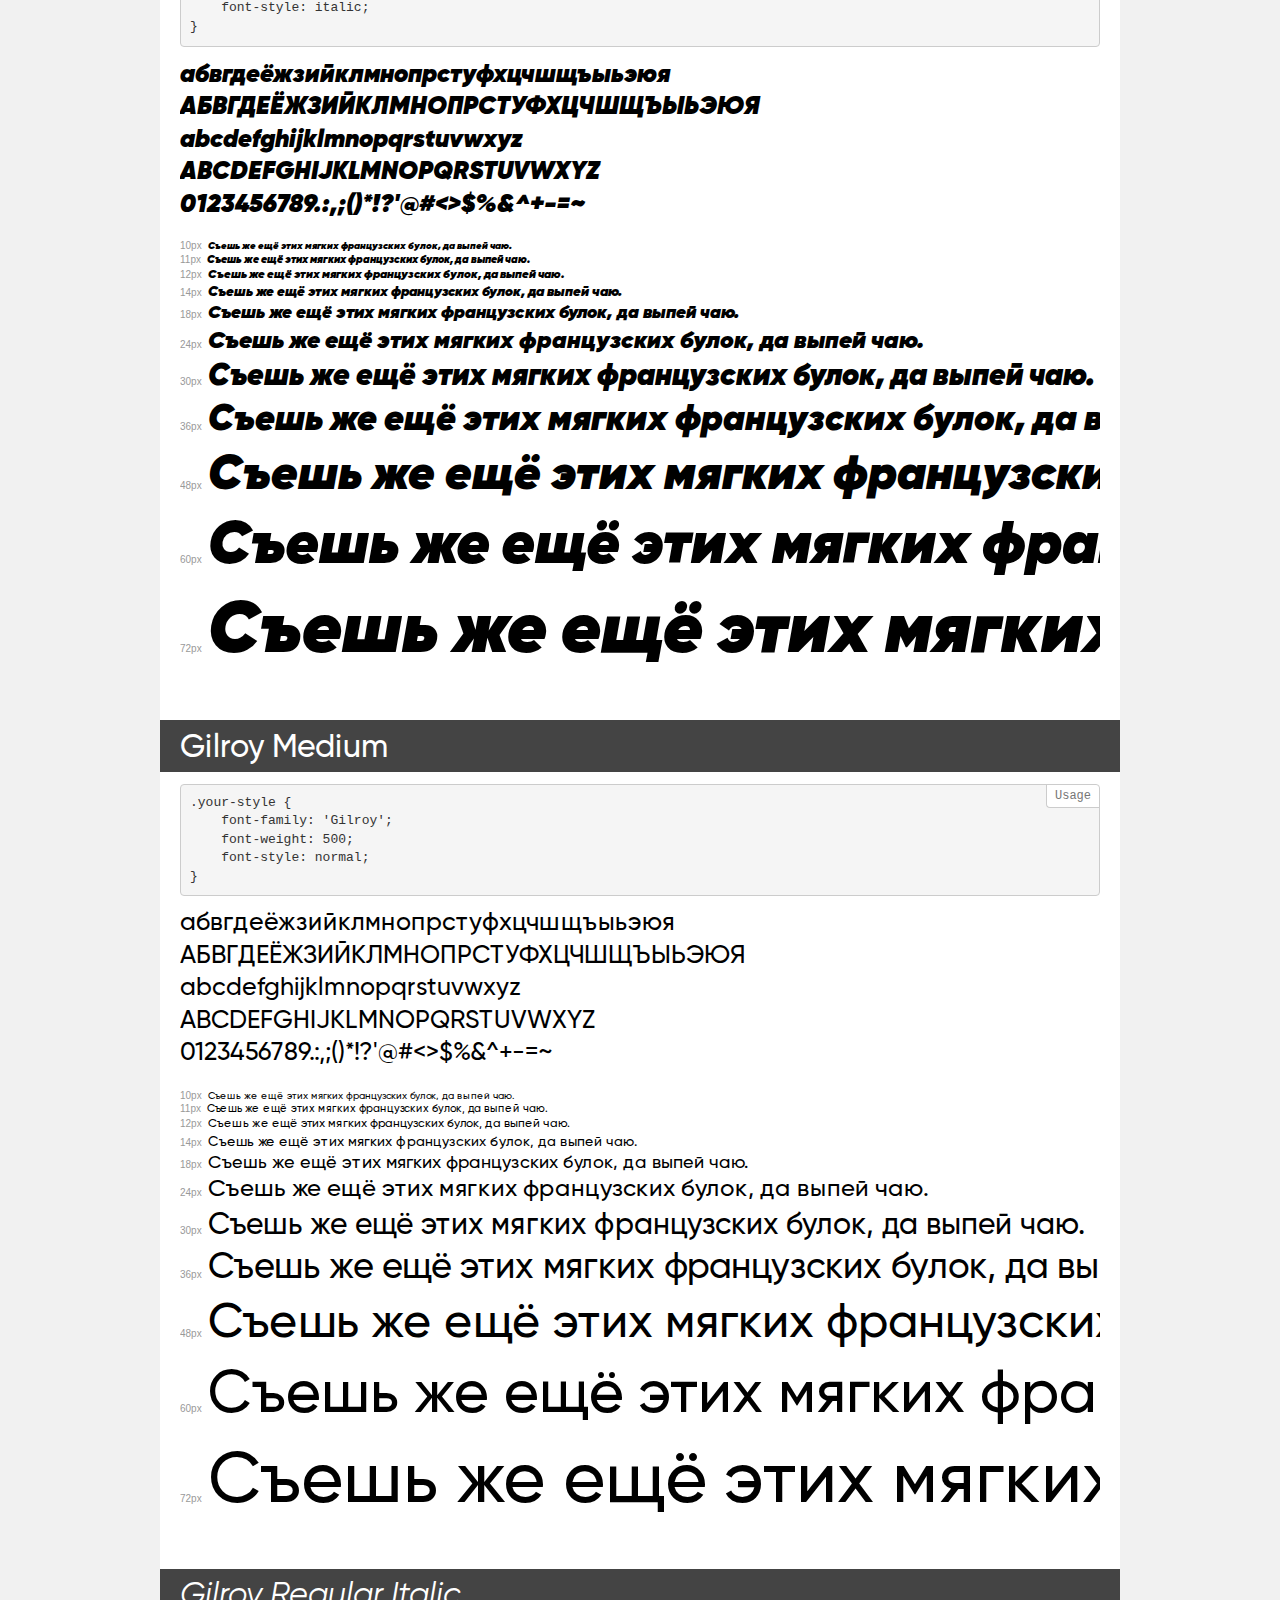
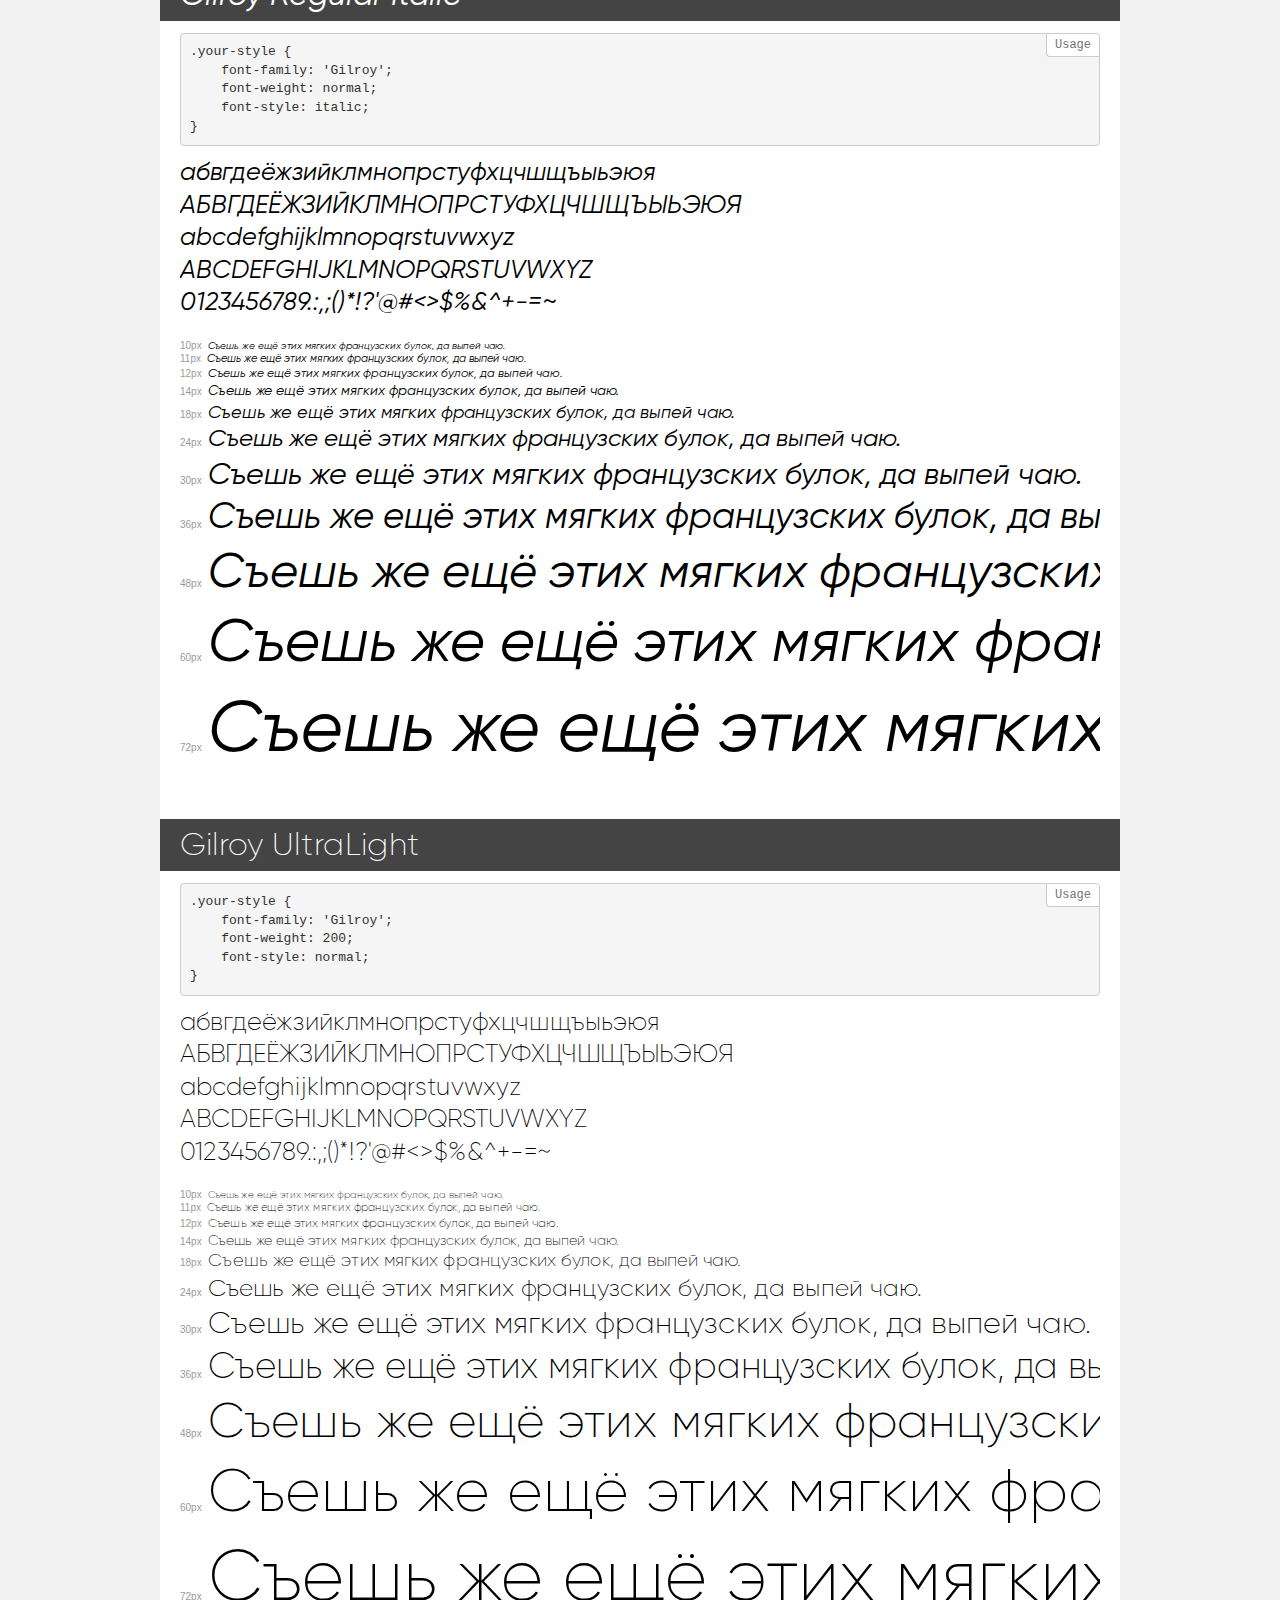
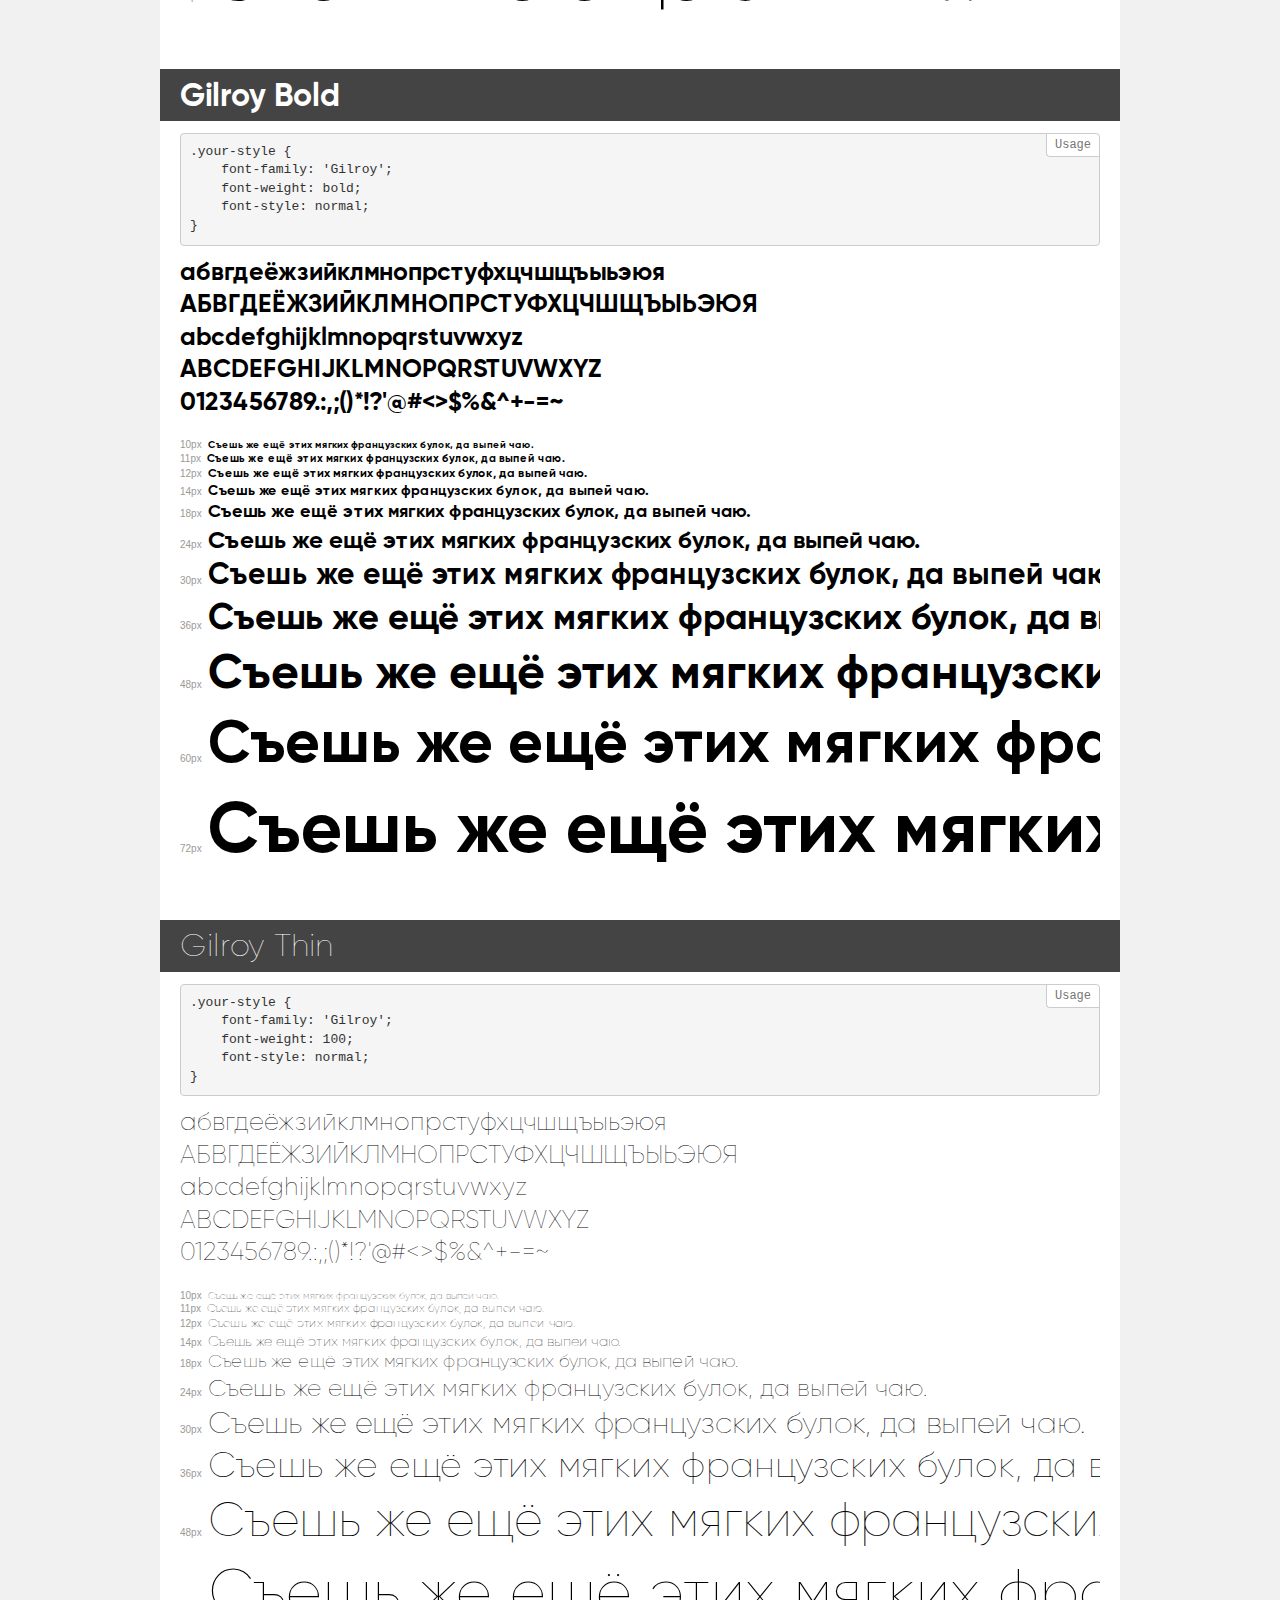
<file: assets/fonts/demo.html>
<!DOCTYPE html>
<html>
<head>
    <meta charset="utf-8">
    <meta http-equiv="X-UA-Compatible" content="IE=edge">
    <meta name="viewport" content="width=device-width, initial-scale=1">
    <meta name="robots" content="noindex, noarchive">
    <meta name="format-detection" content="telephone=no">
    <title>Transfonter demo</title>
    <link href="stylesheet.css" rel="stylesheet">
    <style>
        /*
        http://meyerweb.com/eric/tools/css/reset/
        v2.0 | 20110126
        License: none (public domain)
        */
        html, body, div, span, applet, object, iframe,
        h1, h2, h3, h4, h5, h6, p, blockquote, pre,
        a, abbr, acronym, address, big, cite, code,
        del, dfn, em, img, ins, kbd, q, s, samp,
        small, strike, strong, sub, sup, tt, var,
        b, u, i, center,
        dl, dt, dd, ol, ul, li,
        fieldset, form, label, legend,
        table, caption, tbody, tfoot, thead, tr, th, td,
        article, aside, canvas, details, embed,
        figure, figcaption, footer, header, hgroup,
        menu, nav, output, ruby, section, summary,
        time, mark, audio, video {
            margin: 0;
            padding: 0;
            border: 0;
            font-size: 100%;
            font: inherit;
            vertical-align: baseline;
        }
        /* HTML5 display-role reset for older browsers */
        article, aside, details, figcaption, figure,
        footer, header, hgroup, menu, nav, section {
            display: block;
        }
        body {
            line-height: 1;
        }
        ol, ul {
            list-style: none;
        }
        blockquote, q {
            quotes: none;
        }
        blockquote:before, blockquote:after,
        q:before, q:after {
            content: '';
            content: none;
        }
        table {
            border-collapse: collapse;
            border-spacing: 0;
        }
        /* common styles */
        body {
            background: #f1f1f1;
            color: #000;
        }
        .page {
            background: #fff;
            width: 920px;
            margin: 0 auto;
            padding: 20px 20px 0 20px;
            overflow: hidden;
        }
        .font-container {
            overflow-x: auto;
            overflow-y: hidden;
            margin-bottom: 40px;
            line-height: 1.3;
            white-space: nowrap;
            padding-bottom: 5px;
        }
        h1 {
            position: relative;
            background: #444;
            font-size: 32px;
            color: #fff;
            padding: 10px 20px;
            margin: 0 -20px 12px -20px;
        }
        .letters {
            font-size: 25px;
            margin-bottom: 20px;
        }
        .s10:before {
            content: '10px';
        }
        .s11:before {
            content: '11px';
        }
        .s12:before {
            content: '12px';
        }
        .s14:before {
            content: '14px';
        }
        .s18:before {
            content: '18px';
        }
        .s24:before {
            content: '24px';
        }
        .s30:before {
            content: '30px';
        }
        .s36:before {
            content: '36px';
        }
        .s48:before {
            content: '48px';
        }
        .s60:before {
            content: '60px';
        }
        .s72:before {
            content: '72px';
        }
        .s10:before, .s11:before, .s12:before, .s14:before,
        .s18:before, .s24:before, .s30:before, .s36:before,
        .s48:before, .s60:before, .s72:before {
            font-family: Arial, sans-serif;
            font-size: 10px;
            font-weight: normal;
            font-style: normal;
            color: #999;
            padding-right: 6px;
        }
        pre {
            display: block;
            position: relative;
            padding: 9px;
            margin: 0 0 10px;
            font-family: Monaco, Menlo, Consolas, "Courier New", monospace !important;
            font-size: 13px;
            line-height: 1.428571429;
            color: #333;
            font-weight: normal !important;
            font-style: normal !important;
            background-color: #f5f5f5;
            border: 1px solid #ccc;
            overflow-x: auto;
            border-radius: 4px;
        }
        pre:after {
            display: block;
            position: absolute;
            right: 0;
            top: 0;
            content: 'Usage';
            line-height: 1;
            padding: 5px 8px;
            font-size: 12px;
            color: #767676;
            background-color: #fff;
            border: 1px solid #ccc;
            border-right: none;
            border-top: none;
            border-radius: 0 4px 0 4px;
            z-index: 10;
        }
        /* responsive */
        @media (max-width: 959px) {
            .page {
                width: auto;
                margin: 0;
            }
        }
    </style>
</head>
<body>
<div class="page">
    <div class="demo" style="font-family: 'Gilroy'; font-weight: 800; font-style: normal;">
        <h1>Gilroy ExtraBold</h1>
        <pre>.your-style {
    font-family: 'Gilroy';
    font-weight: 800;
    font-style: normal;
}</pre>
        <div class="font-container">
            <p class="letters">
                абвгдеёжзийклмнопрстуфхцчшщъыьэюя<br>
АБВГДЕЁЖЗИЙКЛМНОПРСТУФХЦЧШЩЪЫЬЭЮЯ<br>
abcdefghijklmnopqrstuvwxyz<br>
ABCDEFGHIJKLMNOPQRSTUVWXYZ<br>
                0123456789.:,;()*!?'@#<>$%&^+-=~
            </p>
            <p class="s10" style="font-size: 10px;">Съешь же ещё этих мягких французских булок, да выпей чаю.</p>
            <p class="s11" style="font-size: 11px;">Съешь же ещё этих мягких французских булок, да выпей чаю.</p>
            <p class="s12" style="font-size: 12px;">Съешь же ещё этих мягких французских булок, да выпей чаю.</p>
            <p class="s14" style="font-size: 14px;">Съешь же ещё этих мягких французских булок, да выпей чаю.</p>
            <p class="s18" style="font-size: 18px;">Съешь же ещё этих мягких французских булок, да выпей чаю.</p>
            <p class="s24" style="font-size: 24px;">Съешь же ещё этих мягких французских булок, да выпей чаю.</p>
            <p class="s30" style="font-size: 30px;">Съешь же ещё этих мягких французских булок, да выпей чаю.</p>
            <p class="s36" style="font-size: 36px;">Съешь же ещё этих мягких французских булок, да выпей чаю.</p>
            <p class="s48" style="font-size: 48px;">Съешь же ещё этих мягких французских булок, да выпей чаю.</p>
            <p class="s60" style="font-size: 60px;">Съешь же ещё этих мягких французских булок, да выпей чаю.</p>
            <p class="s72" style="font-size: 72px;">Съешь же ещё этих мягких французских булок, да выпей чаю.</p>
        </div>
    </div>
    <div class="demo" style="font-family: 'Gilroy'; font-weight: 900; font-style: normal;">
        <h1>Gilroy Heavy</h1>
        <pre>.your-style {
    font-family: 'Gilroy';
    font-weight: 900;
    font-style: normal;
}</pre>
        <div class="font-container">
            <p class="letters">
                абвгдеёжзийклмнопрстуфхцчшщъыьэюя<br>
АБВГДЕЁЖЗИЙКЛМНОПРСТУФХЦЧШЩЪЫЬЭЮЯ<br>
abcdefghijklmnopqrstuvwxyz<br>
ABCDEFGHIJKLMNOPQRSTUVWXYZ<br>
                0123456789.:,;()*!?'@#<>$%&^+-=~
            </p>
            <p class="s10" style="font-size: 10px;">Съешь же ещё этих мягких французских булок, да выпей чаю.</p>
            <p class="s11" style="font-size: 11px;">Съешь же ещё этих мягких французских булок, да выпей чаю.</p>
            <p class="s12" style="font-size: 12px;">Съешь же ещё этих мягких французских булок, да выпей чаю.</p>
            <p class="s14" style="font-size: 14px;">Съешь же ещё этих мягких французских булок, да выпей чаю.</p>
            <p class="s18" style="font-size: 18px;">Съешь же ещё этих мягких французских булок, да выпей чаю.</p>
            <p class="s24" style="font-size: 24px;">Съешь же ещё этих мягких французских булок, да выпей чаю.</p>
            <p class="s30" style="font-size: 30px;">Съешь же ещё этих мягких французских булок, да выпей чаю.</p>
            <p class="s36" style="font-size: 36px;">Съешь же ещё этих мягких французских булок, да выпей чаю.</p>
            <p class="s48" style="font-size: 48px;">Съешь же ещё этих мягких французских булок, да выпей чаю.</p>
            <p class="s60" style="font-size: 60px;">Съешь же ещё этих мягких французских булок, да выпей чаю.</p>
            <p class="s72" style="font-size: 72px;">Съешь же ещё этих мягких французских булок, да выпей чаю.</p>
        </div>
    </div>
    <div class="demo" style="font-family: 'Gilroy'; font-weight: 300; font-style: italic;">
        <h1>Gilroy Light Italic</h1>
        <pre>.your-style {
    font-family: 'Gilroy';
    font-weight: 300;
    font-style: italic;
}</pre>
        <div class="font-container">
            <p class="letters">
                абвгдеёжзийклмнопрстуфхцчшщъыьэюя<br>
АБВГДЕЁЖЗИЙКЛМНОПРСТУФХЦЧШЩЪЫЬЭЮЯ<br>
abcdefghijklmnopqrstuvwxyz<br>
ABCDEFGHIJKLMNOPQRSTUVWXYZ<br>
                0123456789.:,;()*!?'@#<>$%&^+-=~
            </p>
            <p class="s10" style="font-size: 10px;">Съешь же ещё этих мягких французских булок, да выпей чаю.</p>
            <p class="s11" style="font-size: 11px;">Съешь же ещё этих мягких французских булок, да выпей чаю.</p>
            <p class="s12" style="font-size: 12px;">Съешь же ещё этих мягких французских булок, да выпей чаю.</p>
            <p class="s14" style="font-size: 14px;">Съешь же ещё этих мягких французских булок, да выпей чаю.</p>
            <p class="s18" style="font-size: 18px;">Съешь же ещё этих мягких французских булок, да выпей чаю.</p>
            <p class="s24" style="font-size: 24px;">Съешь же ещё этих мягких французских булок, да выпей чаю.</p>
            <p class="s30" style="font-size: 30px;">Съешь же ещё этих мягких французских булок, да выпей чаю.</p>
            <p class="s36" style="font-size: 36px;">Съешь же ещё этих мягких французских булок, да выпей чаю.</p>
            <p class="s48" style="font-size: 48px;">Съешь же ещё этих мягких французских булок, да выпей чаю.</p>
            <p class="s60" style="font-size: 60px;">Съешь же ещё этих мягких французских булок, да выпей чаю.</p>
            <p class="s72" style="font-size: 72px;">Съешь же ещё этих мягких французских булок, да выпей чаю.</p>
        </div>
    </div>
    <div class="demo" style="font-family: 'Gilroy'; font-weight: 100; font-style: italic;">
        <h1>Gilroy Thin Italic</h1>
        <pre>.your-style {
    font-family: 'Gilroy';
    font-weight: 100;
    font-style: italic;
}</pre>
        <div class="font-container">
            <p class="letters">
                абвгдеёжзийклмнопрстуфхцчшщъыьэюя<br>
АБВГДЕЁЖЗИЙКЛМНОПРСТУФХЦЧШЩЪЫЬЭЮЯ<br>
abcdefghijklmnopqrstuvwxyz<br>
ABCDEFGHIJKLMNOPQRSTUVWXYZ<br>
                0123456789.:,;()*!?'@#<>$%&^+-=~
            </p>
            <p class="s10" style="font-size: 10px;">Съешь же ещё этих мягких французских булок, да выпей чаю.</p>
            <p class="s11" style="font-size: 11px;">Съешь же ещё этих мягких французских булок, да выпей чаю.</p>
            <p class="s12" style="font-size: 12px;">Съешь же ещё этих мягких французских булок, да выпей чаю.</p>
            <p class="s14" style="font-size: 14px;">Съешь же ещё этих мягких французских булок, да выпей чаю.</p>
            <p class="s18" style="font-size: 18px;">Съешь же ещё этих мягких французских булок, да выпей чаю.</p>
            <p class="s24" style="font-size: 24px;">Съешь же ещё этих мягких французских булок, да выпей чаю.</p>
            <p class="s30" style="font-size: 30px;">Съешь же ещё этих мягких французских булок, да выпей чаю.</p>
            <p class="s36" style="font-size: 36px;">Съешь же ещё этих мягких французских булок, да выпей чаю.</p>
            <p class="s48" style="font-size: 48px;">Съешь же ещё этих мягких французских булок, да выпей чаю.</p>
            <p class="s60" style="font-size: 60px;">Съешь же ещё этих мягких французских булок, да выпей чаю.</p>
            <p class="s72" style="font-size: 72px;">Съешь же ещё этих мягких французских булок, да выпей чаю.</p>
        </div>
    </div>
    <div class="demo" style="font-family: 'Gilroy'; font-weight: 900; font-style: italic;">
        <h1>Gilroy Black Italic</h1>
        <pre>.your-style {
    font-family: 'Gilroy';
    font-weight: 900;
    font-style: italic;
}</pre>
        <div class="font-container">
            <p class="letters">
                абвгдеёжзийклмнопрстуфхцчшщъыьэюя<br>
АБВГДЕЁЖЗИЙКЛМНОПРСТУФХЦЧШЩЪЫЬЭЮЯ<br>
abcdefghijklmnopqrstuvwxyz<br>
ABCDEFGHIJKLMNOPQRSTUVWXYZ<br>
                0123456789.:,;()*!?'@#<>$%&^+-=~
            </p>
            <p class="s10" style="font-size: 10px;">Съешь же ещё этих мягких французских булок, да выпей чаю.</p>
            <p class="s11" style="font-size: 11px;">Съешь же ещё этих мягких французских булок, да выпей чаю.</p>
            <p class="s12" style="font-size: 12px;">Съешь же ещё этих мягких французских булок, да выпей чаю.</p>
            <p class="s14" style="font-size: 14px;">Съешь же ещё этих мягких французских булок, да выпей чаю.</p>
            <p class="s18" style="font-size: 18px;">Съешь же ещё этих мягких французских булок, да выпей чаю.</p>
            <p class="s24" style="font-size: 24px;">Съешь же ещё этих мягких французских булок, да выпей чаю.</p>
            <p class="s30" style="font-size: 30px;">Съешь же ещё этих мягких французских булок, да выпей чаю.</p>
            <p class="s36" style="font-size: 36px;">Съешь же ещё этих мягких французских булок, да выпей чаю.</p>
            <p class="s48" style="font-size: 48px;">Съешь же ещё этих мягких французских булок, да выпей чаю.</p>
            <p class="s60" style="font-size: 60px;">Съешь же ещё этих мягких французских булок, да выпей чаю.</p>
            <p class="s72" style="font-size: 72px;">Съешь же ещё этих мягких французских булок, да выпей чаю.</p>
        </div>
    </div>
    <div class="demo" style="font-family: 'Gilroy'; font-weight: bold; font-style: italic;">
        <h1>Gilroy Bold Italic</h1>
        <pre>.your-style {
    font-family: 'Gilroy';
    font-weight: bold;
    font-style: italic;
}</pre>
        <div class="font-container">
            <p class="letters">
                абвгдеёжзийклмнопрстуфхцчшщъыьэюя<br>
АБВГДЕЁЖЗИЙКЛМНОПРСТУФХЦЧШЩЪЫЬЭЮЯ<br>
abcdefghijklmnopqrstuvwxyz<br>
ABCDEFGHIJKLMNOPQRSTUVWXYZ<br>
                0123456789.:,;()*!?'@#<>$%&^+-=~
            </p>
            <p class="s10" style="font-size: 10px;">Съешь же ещё этих мягких французских булок, да выпей чаю.</p>
            <p class="s11" style="font-size: 11px;">Съешь же ещё этих мягких французских булок, да выпей чаю.</p>
            <p class="s12" style="font-size: 12px;">Съешь же ещё этих мягких французских булок, да выпей чаю.</p>
            <p class="s14" style="font-size: 14px;">Съешь же ещё этих мягких французских булок, да выпей чаю.</p>
            <p class="s18" style="font-size: 18px;">Съешь же ещё этих мягких французских булок, да выпей чаю.</p>
            <p class="s24" style="font-size: 24px;">Съешь же ещё этих мягких французских булок, да выпей чаю.</p>
            <p class="s30" style="font-size: 30px;">Съешь же ещё этих мягких французских булок, да выпей чаю.</p>
            <p class="s36" style="font-size: 36px;">Съешь же ещё этих мягких французских булок, да выпей чаю.</p>
            <p class="s48" style="font-size: 48px;">Съешь же ещё этих мягких французских булок, да выпей чаю.</p>
            <p class="s60" style="font-size: 60px;">Съешь же ещё этих мягких французских булок, да выпей чаю.</p>
            <p class="s72" style="font-size: 72px;">Съешь же ещё этих мягких французских булок, да выпей чаю.</p>
        </div>
    </div>
    <div class="demo" style="font-family: 'Gilroy'; font-weight: 600; font-style: normal;">
        <h1>Gilroy SemiBold</h1>
        <pre>.your-style {
    font-family: 'Gilroy';
    font-weight: 600;
    font-style: normal;
}</pre>
        <div class="font-container">
            <p class="letters">
                абвгдеёжзийклмнопрстуфхцчшщъыьэюя<br>
АБВГДЕЁЖЗИЙКЛМНОПРСТУФХЦЧШЩЪЫЬЭЮЯ<br>
abcdefghijklmnopqrstuvwxyz<br>
ABCDEFGHIJKLMNOPQRSTUVWXYZ<br>
                0123456789.:,;()*!?'@#<>$%&^+-=~
            </p>
            <p class="s10" style="font-size: 10px;">Съешь же ещё этих мягких французских булок, да выпей чаю.</p>
            <p class="s11" style="font-size: 11px;">Съешь же ещё этих мягких французских булок, да выпей чаю.</p>
            <p class="s12" style="font-size: 12px;">Съешь же ещё этих мягких французских булок, да выпей чаю.</p>
            <p class="s14" style="font-size: 14px;">Съешь же ещё этих мягких французских булок, да выпей чаю.</p>
            <p class="s18" style="font-size: 18px;">Съешь же ещё этих мягких французских булок, да выпей чаю.</p>
            <p class="s24" style="font-size: 24px;">Съешь же ещё этих мягких французских булок, да выпей чаю.</p>
            <p class="s30" style="font-size: 30px;">Съешь же ещё этих мягких французских булок, да выпей чаю.</p>
            <p class="s36" style="font-size: 36px;">Съешь же ещё этих мягких французских булок, да выпей чаю.</p>
            <p class="s48" style="font-size: 48px;">Съешь же ещё этих мягких французских булок, да выпей чаю.</p>
            <p class="s60" style="font-size: 60px;">Съешь же ещё этих мягких французских булок, да выпей чаю.</p>
            <p class="s72" style="font-size: 72px;">Съешь же ещё этих мягких французских булок, да выпей чаю.</p>
        </div>
    </div>
    <div class="demo" style="font-family: 'Gilroy'; font-weight: 200; font-style: italic;">
        <h1>Gilroy UltraLight Italic</h1>
        <pre>.your-style {
    font-family: 'Gilroy';
    font-weight: 200;
    font-style: italic;
}</pre>
        <div class="font-container">
            <p class="letters">
                абвгдеёжзийклмнопрстуфхцчшщъыьэюя<br>
АБВГДЕЁЖЗИЙКЛМНОПРСТУФХЦЧШЩЪЫЬЭЮЯ<br>
abcdefghijklmnopqrstuvwxyz<br>
ABCDEFGHIJKLMNOPQRSTUVWXYZ<br>
                0123456789.:,;()*!?'@#<>$%&^+-=~
            </p>
            <p class="s10" style="font-size: 10px;">Съешь же ещё этих мягких французских булок, да выпей чаю.</p>
            <p class="s11" style="font-size: 11px;">Съешь же ещё этих мягких французских булок, да выпей чаю.</p>
            <p class="s12" style="font-size: 12px;">Съешь же ещё этих мягких французских булок, да выпей чаю.</p>
            <p class="s14" style="font-size: 14px;">Съешь же ещё этих мягких французских булок, да выпей чаю.</p>
            <p class="s18" style="font-size: 18px;">Съешь же ещё этих мягких французских булок, да выпей чаю.</p>
            <p class="s24" style="font-size: 24px;">Съешь же ещё этих мягких французских булок, да выпей чаю.</p>
            <p class="s30" style="font-size: 30px;">Съешь же ещё этих мягких французских булок, да выпей чаю.</p>
            <p class="s36" style="font-size: 36px;">Съешь же ещё этих мягких французских булок, да выпей чаю.</p>
            <p class="s48" style="font-size: 48px;">Съешь же ещё этих мягких французских булок, да выпей чаю.</p>
            <p class="s60" style="font-size: 60px;">Съешь же ещё этих мягких французских булок, да выпей чаю.</p>
            <p class="s72" style="font-size: 72px;">Съешь же ещё этих мягких французских булок, да выпей чаю.</p>
        </div>
    </div>
    <div class="demo" style="font-family: 'Gilroy'; font-weight: 600; font-style: italic;">
        <h1>Gilroy SemiBold Italic</h1>
        <pre>.your-style {
    font-family: 'Gilroy';
    font-weight: 600;
    font-style: italic;
}</pre>
        <div class="font-container">
            <p class="letters">
                абвгдеёжзийклмнопрстуфхцчшщъыьэюя<br>
АБВГДЕЁЖЗИЙКЛМНОПРСТУФХЦЧШЩЪЫЬЭЮЯ<br>
abcdefghijklmnopqrstuvwxyz<br>
ABCDEFGHIJKLMNOPQRSTUVWXYZ<br>
                0123456789.:,;()*!?'@#<>$%&^+-=~
            </p>
            <p class="s10" style="font-size: 10px;">Съешь же ещё этих мягких французских булок, да выпей чаю.</p>
            <p class="s11" style="font-size: 11px;">Съешь же ещё этих мягких французских булок, да выпей чаю.</p>
            <p class="s12" style="font-size: 12px;">Съешь же ещё этих мягких французских булок, да выпей чаю.</p>
            <p class="s14" style="font-size: 14px;">Съешь же ещё этих мягких французских булок, да выпей чаю.</p>
            <p class="s18" style="font-size: 18px;">Съешь же ещё этих мягких французских булок, да выпей чаю.</p>
            <p class="s24" style="font-size: 24px;">Съешь же ещё этих мягких французских булок, да выпей чаю.</p>
            <p class="s30" style="font-size: 30px;">Съешь же ещё этих мягких французских булок, да выпей чаю.</p>
            <p class="s36" style="font-size: 36px;">Съешь же ещё этих мягких французских булок, да выпей чаю.</p>
            <p class="s48" style="font-size: 48px;">Съешь же ещё этих мягких французских булок, да выпей чаю.</p>
            <p class="s60" style="font-size: 60px;">Съешь же ещё этих мягких французских булок, да выпей чаю.</p>
            <p class="s72" style="font-size: 72px;">Съешь же ещё этих мягких французских булок, да выпей чаю.</p>
        </div>
    </div>
    <div class="demo" style="font-family: 'Gilroy'; font-weight: 300; font-style: normal;">
        <h1>Gilroy Light</h1>
        <pre>.your-style {
    font-family: 'Gilroy';
    font-weight: 300;
    font-style: normal;
}</pre>
        <div class="font-container">
            <p class="letters">
                абвгдеёжзийклмнопрстуфхцчшщъыьэюя<br>
АБВГДЕЁЖЗИЙКЛМНОПРСТУФХЦЧШЩЪЫЬЭЮЯ<br>
abcdefghijklmnopqrstuvwxyz<br>
ABCDEFGHIJKLMNOPQRSTUVWXYZ<br>
                0123456789.:,;()*!?'@#<>$%&^+-=~
            </p>
            <p class="s10" style="font-size: 10px;">Съешь же ещё этих мягких французских булок, да выпей чаю.</p>
            <p class="s11" style="font-size: 11px;">Съешь же ещё этих мягких французских булок, да выпей чаю.</p>
            <p class="s12" style="font-size: 12px;">Съешь же ещё этих мягких французских булок, да выпей чаю.</p>
            <p class="s14" style="font-size: 14px;">Съешь же ещё этих мягких французских булок, да выпей чаю.</p>
            <p class="s18" style="font-size: 18px;">Съешь же ещё этих мягких французских булок, да выпей чаю.</p>
            <p class="s24" style="font-size: 24px;">Съешь же ещё этих мягких французских булок, да выпей чаю.</p>
            <p class="s30" style="font-size: 30px;">Съешь же ещё этих мягких французских булок, да выпей чаю.</p>
            <p class="s36" style="font-size: 36px;">Съешь же ещё этих мягких французских булок, да выпей чаю.</p>
            <p class="s48" style="font-size: 48px;">Съешь же ещё этих мягких французских булок, да выпей чаю.</p>
            <p class="s60" style="font-size: 60px;">Съешь же ещё этих мягких французских булок, да выпей чаю.</p>
            <p class="s72" style="font-size: 72px;">Съешь же ещё этих мягких французских булок, да выпей чаю.</p>
        </div>
    </div>
    <div class="demo" style="font-family: 'Gilroy'; font-weight: 500; font-style: italic;">
        <h1>Gilroy Medium Italic</h1>
        <pre>.your-style {
    font-family: 'Gilroy';
    font-weight: 500;
    font-style: italic;
}</pre>
        <div class="font-container">
            <p class="letters">
                абвгдеёжзийклмнопрстуфхцчшщъыьэюя<br>
АБВГДЕЁЖЗИЙКЛМНОПРСТУФХЦЧШЩЪЫЬЭЮЯ<br>
abcdefghijklmnopqrstuvwxyz<br>
ABCDEFGHIJKLMNOPQRSTUVWXYZ<br>
                0123456789.:,;()*!?'@#<>$%&^+-=~
            </p>
            <p class="s10" style="font-size: 10px;">Съешь же ещё этих мягких французских булок, да выпей чаю.</p>
            <p class="s11" style="font-size: 11px;">Съешь же ещё этих мягких французских булок, да выпей чаю.</p>
            <p class="s12" style="font-size: 12px;">Съешь же ещё этих мягких французских булок, да выпей чаю.</p>
            <p class="s14" style="font-size: 14px;">Съешь же ещё этих мягких французских булок, да выпей чаю.</p>
            <p class="s18" style="font-size: 18px;">Съешь же ещё этих мягких французских булок, да выпей чаю.</p>
            <p class="s24" style="font-size: 24px;">Съешь же ещё этих мягких французских булок, да выпей чаю.</p>
            <p class="s30" style="font-size: 30px;">Съешь же ещё этих мягких французских булок, да выпей чаю.</p>
            <p class="s36" style="font-size: 36px;">Съешь же ещё этих мягких французских булок, да выпей чаю.</p>
            <p class="s48" style="font-size: 48px;">Съешь же ещё этих мягких французских булок, да выпей чаю.</p>
            <p class="s60" style="font-size: 60px;">Съешь же ещё этих мягких французских булок, да выпей чаю.</p>
            <p class="s72" style="font-size: 72px;">Съешь же ещё этих мягких французских булок, да выпей чаю.</p>
        </div>
    </div>
    <div class="demo" style="font-family: 'Gilroy'; font-weight: 800; font-style: italic;">
        <h1>Gilroy ExtraBold Italic</h1>
        <pre>.your-style {
    font-family: 'Gilroy';
    font-weight: 800;
    font-style: italic;
}</pre>
        <div class="font-container">
            <p class="letters">
                абвгдеёжзийклмнопрстуфхцчшщъыьэюя<br>
АБВГДЕЁЖЗИЙКЛМНОПРСТУФХЦЧШЩЪЫЬЭЮЯ<br>
abcdefghijklmnopqrstuvwxyz<br>
ABCDEFGHIJKLMNOPQRSTUVWXYZ<br>
                0123456789.:,;()*!?'@#<>$%&^+-=~
            </p>
            <p class="s10" style="font-size: 10px;">Съешь же ещё этих мягких французских булок, да выпей чаю.</p>
            <p class="s11" style="font-size: 11px;">Съешь же ещё этих мягких французских булок, да выпей чаю.</p>
            <p class="s12" style="font-size: 12px;">Съешь же ещё этих мягких французских булок, да выпей чаю.</p>
            <p class="s14" style="font-size: 14px;">Съешь же ещё этих мягких французских булок, да выпей чаю.</p>
            <p class="s18" style="font-size: 18px;">Съешь же ещё этих мягких французских булок, да выпей чаю.</p>
            <p class="s24" style="font-size: 24px;">Съешь же ещё этих мягких французских булок, да выпей чаю.</p>
            <p class="s30" style="font-size: 30px;">Съешь же ещё этих мягких французских булок, да выпей чаю.</p>
            <p class="s36" style="font-size: 36px;">Съешь же ещё этих мягких французских булок, да выпей чаю.</p>
            <p class="s48" style="font-size: 48px;">Съешь же ещё этих мягких французских булок, да выпей чаю.</p>
            <p class="s60" style="font-size: 60px;">Съешь же ещё этих мягких французских булок, да выпей чаю.</p>
            <p class="s72" style="font-size: 72px;">Съешь же ещё этих мягких французских булок, да выпей чаю.</p>
        </div>
    </div>
    <div class="demo" style="font-family: 'Gilroy'; font-weight: normal; font-style: normal;">
        <h1>Gilroy Regular</h1>
        <pre>.your-style {
    font-family: 'Gilroy';
    font-weight: normal;
    font-style: normal;
}</pre>
        <div class="font-container">
            <p class="letters">
                абвгдеёжзийклмнопрстуфхцчшщъыьэюя<br>
АБВГДЕЁЖЗИЙКЛМНОПРСТУФХЦЧШЩЪЫЬЭЮЯ<br>
abcdefghijklmnopqrstuvwxyz<br>
ABCDEFGHIJKLMNOPQRSTUVWXYZ<br>
                0123456789.:,;()*!?'@#<>$%&^+-=~
            </p>
            <p class="s10" style="font-size: 10px;">Съешь же ещё этих мягких французских булок, да выпей чаю.</p>
            <p class="s11" style="font-size: 11px;">Съешь же ещё этих мягких французских булок, да выпей чаю.</p>
            <p class="s12" style="font-size: 12px;">Съешь же ещё этих мягких французских булок, да выпей чаю.</p>
            <p class="s14" style="font-size: 14px;">Съешь же ещё этих мягких французских булок, да выпей чаю.</p>
            <p class="s18" style="font-size: 18px;">Съешь же ещё этих мягких французских булок, да выпей чаю.</p>
            <p class="s24" style="font-size: 24px;">Съешь же ещё этих мягких французских булок, да выпей чаю.</p>
            <p class="s30" style="font-size: 30px;">Съешь же ещё этих мягких французских булок, да выпей чаю.</p>
            <p class="s36" style="font-size: 36px;">Съешь же ещё этих мягких французских булок, да выпей чаю.</p>
            <p class="s48" style="font-size: 48px;">Съешь же ещё этих мягких французских булок, да выпей чаю.</p>
            <p class="s60" style="font-size: 60px;">Съешь же ещё этих мягких французских булок, да выпей чаю.</p>
            <p class="s72" style="font-size: 72px;">Съешь же ещё этих мягких французских булок, да выпей чаю.</p>
        </div>
    </div>
    <div class="demo" style="font-family: 'Gilroy'; font-weight: 900; font-style: italic;">
        <h1>Gilroy Heavy Italic</h1>
        <pre>.your-style {
    font-family: 'Gilroy';
    font-weight: 900;
    font-style: italic;
}</pre>
        <div class="font-container">
            <p class="letters">
                абвгдеёжзийклмнопрстуфхцчшщъыьэюя<br>
АБВГДЕЁЖЗИЙКЛМНОПРСТУФХЦЧШЩЪЫЬЭЮЯ<br>
abcdefghijklmnopqrstuvwxyz<br>
ABCDEFGHIJKLMNOPQRSTUVWXYZ<br>
                0123456789.:,;()*!?'@#<>$%&^+-=~
            </p>
            <p class="s10" style="font-size: 10px;">Съешь же ещё этих мягких французских булок, да выпей чаю.</p>
            <p class="s11" style="font-size: 11px;">Съешь же ещё этих мягких французских булок, да выпей чаю.</p>
            <p class="s12" style="font-size: 12px;">Съешь же ещё этих мягких французских булок, да выпей чаю.</p>
            <p class="s14" style="font-size: 14px;">Съешь же ещё этих мягких французских булок, да выпей чаю.</p>
            <p class="s18" style="font-size: 18px;">Съешь же ещё этих мягких французских булок, да выпей чаю.</p>
            <p class="s24" style="font-size: 24px;">Съешь же ещё этих мягких французских булок, да выпей чаю.</p>
            <p class="s30" style="font-size: 30px;">Съешь же ещё этих мягких французских булок, да выпей чаю.</p>
            <p class="s36" style="font-size: 36px;">Съешь же ещё этих мягких французских булок, да выпей чаю.</p>
            <p class="s48" style="font-size: 48px;">Съешь же ещё этих мягких французских булок, да выпей чаю.</p>
            <p class="s60" style="font-size: 60px;">Съешь же ещё этих мягких французских булок, да выпей чаю.</p>
            <p class="s72" style="font-size: 72px;">Съешь же ещё этих мягких французских булок, да выпей чаю.</p>
        </div>
    </div>
    <div class="demo" style="font-family: 'Gilroy'; font-weight: 500; font-style: normal;">
        <h1>Gilroy Medium</h1>
        <pre>.your-style {
    font-family: 'Gilroy';
    font-weight: 500;
    font-style: normal;
}</pre>
        <div class="font-container">
            <p class="letters">
                абвгдеёжзийклмнопрстуфхцчшщъыьэюя<br>
АБВГДЕЁЖЗИЙКЛМНОПРСТУФХЦЧШЩЪЫЬЭЮЯ<br>
abcdefghijklmnopqrstuvwxyz<br>
ABCDEFGHIJKLMNOPQRSTUVWXYZ<br>
                0123456789.:,;()*!?'@#<>$%&^+-=~
            </p>
            <p class="s10" style="font-size: 10px;">Съешь же ещё этих мягких французских булок, да выпей чаю.</p>
            <p class="s11" style="font-size: 11px;">Съешь же ещё этих мягких французских булок, да выпей чаю.</p>
            <p class="s12" style="font-size: 12px;">Съешь же ещё этих мягких французских булок, да выпей чаю.</p>
            <p class="s14" style="font-size: 14px;">Съешь же ещё этих мягких французских булок, да выпей чаю.</p>
            <p class="s18" style="font-size: 18px;">Съешь же ещё этих мягких французских булок, да выпей чаю.</p>
            <p class="s24" style="font-size: 24px;">Съешь же ещё этих мягких французских булок, да выпей чаю.</p>
            <p class="s30" style="font-size: 30px;">Съешь же ещё этих мягких французских булок, да выпей чаю.</p>
            <p class="s36" style="font-size: 36px;">Съешь же ещё этих мягких французских булок, да выпей чаю.</p>
            <p class="s48" style="font-size: 48px;">Съешь же ещё этих мягких французских булок, да выпей чаю.</p>
            <p class="s60" style="font-size: 60px;">Съешь же ещё этих мягких французских булок, да выпей чаю.</p>
            <p class="s72" style="font-size: 72px;">Съешь же ещё этих мягких французских булок, да выпей чаю.</p>
        </div>
    </div>
    <div class="demo" style="font-family: 'Gilroy'; font-weight: normal; font-style: italic;">
        <h1>Gilroy Regular Italic</h1>
        <pre>.your-style {
    font-family: 'Gilroy';
    font-weight: normal;
    font-style: italic;
}</pre>
        <div class="font-container">
            <p class="letters">
                абвгдеёжзийклмнопрстуфхцчшщъыьэюя<br>
АБВГДЕЁЖЗИЙКЛМНОПРСТУФХЦЧШЩЪЫЬЭЮЯ<br>
abcdefghijklmnopqrstuvwxyz<br>
ABCDEFGHIJKLMNOPQRSTUVWXYZ<br>
                0123456789.:,;()*!?'@#<>$%&^+-=~
            </p>
            <p class="s10" style="font-size: 10px;">Съешь же ещё этих мягких французских булок, да выпей чаю.</p>
            <p class="s11" style="font-size: 11px;">Съешь же ещё этих мягких французских булок, да выпей чаю.</p>
            <p class="s12" style="font-size: 12px;">Съешь же ещё этих мягких французских булок, да выпей чаю.</p>
            <p class="s14" style="font-size: 14px;">Съешь же ещё этих мягких французских булок, да выпей чаю.</p>
            <p class="s18" style="font-size: 18px;">Съешь же ещё этих мягких французских булок, да выпей чаю.</p>
            <p class="s24" style="font-size: 24px;">Съешь же ещё этих мягких французских булок, да выпей чаю.</p>
            <p class="s30" style="font-size: 30px;">Съешь же ещё этих мягких французских булок, да выпей чаю.</p>
            <p class="s36" style="font-size: 36px;">Съешь же ещё этих мягких французских булок, да выпей чаю.</p>
            <p class="s48" style="font-size: 48px;">Съешь же ещё этих мягких французских булок, да выпей чаю.</p>
            <p class="s60" style="font-size: 60px;">Съешь же ещё этих мягких французских булок, да выпей чаю.</p>
            <p class="s72" style="font-size: 72px;">Съешь же ещё этих мягких французских булок, да выпей чаю.</p>
        </div>
    </div>
    <div class="demo" style="font-family: 'Gilroy'; font-weight: 200; font-style: normal;">
        <h1>Gilroy UltraLight</h1>
        <pre>.your-style {
    font-family: 'Gilroy';
    font-weight: 200;
    font-style: normal;
}</pre>
        <div class="font-container">
            <p class="letters">
                абвгдеёжзийклмнопрстуфхцчшщъыьэюя<br>
АБВГДЕЁЖЗИЙКЛМНОПРСТУФХЦЧШЩЪЫЬЭЮЯ<br>
abcdefghijklmnopqrstuvwxyz<br>
ABCDEFGHIJKLMNOPQRSTUVWXYZ<br>
                0123456789.:,;()*!?'@#<>$%&^+-=~
            </p>
            <p class="s10" style="font-size: 10px;">Съешь же ещё этих мягких французских булок, да выпей чаю.</p>
            <p class="s11" style="font-size: 11px;">Съешь же ещё этих мягких французских булок, да выпей чаю.</p>
            <p class="s12" style="font-size: 12px;">Съешь же ещё этих мягких французских булок, да выпей чаю.</p>
            <p class="s14" style="font-size: 14px;">Съешь же ещё этих мягких французских булок, да выпей чаю.</p>
            <p class="s18" style="font-size: 18px;">Съешь же ещё этих мягких французских булок, да выпей чаю.</p>
            <p class="s24" style="font-size: 24px;">Съешь же ещё этих мягких французских булок, да выпей чаю.</p>
            <p class="s30" style="font-size: 30px;">Съешь же ещё этих мягких французских булок, да выпей чаю.</p>
            <p class="s36" style="font-size: 36px;">Съешь же ещё этих мягких французских булок, да выпей чаю.</p>
            <p class="s48" style="font-size: 48px;">Съешь же ещё этих мягких французских булок, да выпей чаю.</p>
            <p class="s60" style="font-size: 60px;">Съешь же ещё этих мягких французских булок, да выпей чаю.</p>
            <p class="s72" style="font-size: 72px;">Съешь же ещё этих мягких французских булок, да выпей чаю.</p>
        </div>
    </div>
    <div class="demo" style="font-family: 'Gilroy'; font-weight: bold; font-style: normal;">
        <h1>Gilroy Bold</h1>
        <pre>.your-style {
    font-family: 'Gilroy';
    font-weight: bold;
    font-style: normal;
}</pre>
        <div class="font-container">
            <p class="letters">
                абвгдеёжзийклмнопрстуфхцчшщъыьэюя<br>
АБВГДЕЁЖЗИЙКЛМНОПРСТУФХЦЧШЩЪЫЬЭЮЯ<br>
abcdefghijklmnopqrstuvwxyz<br>
ABCDEFGHIJKLMNOPQRSTUVWXYZ<br>
                0123456789.:,;()*!?'@#<>$%&^+-=~
            </p>
            <p class="s10" style="font-size: 10px;">Съешь же ещё этих мягких французских булок, да выпей чаю.</p>
            <p class="s11" style="font-size: 11px;">Съешь же ещё этих мягких французских булок, да выпей чаю.</p>
            <p class="s12" style="font-size: 12px;">Съешь же ещё этих мягких французских булок, да выпей чаю.</p>
            <p class="s14" style="font-size: 14px;">Съешь же ещё этих мягких французских булок, да выпей чаю.</p>
            <p class="s18" style="font-size: 18px;">Съешь же ещё этих мягких французских булок, да выпей чаю.</p>
            <p class="s24" style="font-size: 24px;">Съешь же ещё этих мягких французских булок, да выпей чаю.</p>
            <p class="s30" style="font-size: 30px;">Съешь же ещё этих мягких французских булок, да выпей чаю.</p>
            <p class="s36" style="font-size: 36px;">Съешь же ещё этих мягких французских булок, да выпей чаю.</p>
            <p class="s48" style="font-size: 48px;">Съешь же ещё этих мягких французских булок, да выпей чаю.</p>
            <p class="s60" style="font-size: 60px;">Съешь же ещё этих мягких французских булок, да выпей чаю.</p>
            <p class="s72" style="font-size: 72px;">Съешь же ещё этих мягких французских булок, да выпей чаю.</p>
        </div>
    </div>
    <div class="demo" style="font-family: 'Gilroy'; font-weight: 100; font-style: normal;">
        <h1>Gilroy Thin</h1>
        <pre>.your-style {
    font-family: 'Gilroy';
    font-weight: 100;
    font-style: normal;
}</pre>
        <div class="font-container">
            <p class="letters">
                абвгдеёжзийклмнопрстуфхцчшщъыьэюя<br>
АБВГДЕЁЖЗИЙКЛМНОПРСТУФХЦЧШЩЪЫЬЭЮЯ<br>
abcdefghijklmnopqrstuvwxyz<br>
ABCDEFGHIJKLMNOPQRSTUVWXYZ<br>
                0123456789.:,;()*!?'@#<>$%&^+-=~
            </p>
            <p class="s10" style="font-size: 10px;">Съешь же ещё этих мягких французских булок, да выпей чаю.</p>
            <p class="s11" style="font-size: 11px;">Съешь же ещё этих мягких французских булок, да выпей чаю.</p>
            <p class="s12" style="font-size: 12px;">Съешь же ещё этих мягких французских булок, да выпей чаю.</p>
            <p class="s14" style="font-size: 14px;">Съешь же ещё этих мягких французских булок, да выпей чаю.</p>
            <p class="s18" style="font-size: 18px;">Съешь же ещё этих мягких французских булок, да выпей чаю.</p>
            <p class="s24" style="font-size: 24px;">Съешь же ещё этих мягких французских булок, да выпей чаю.</p>
            <p class="s30" style="font-size: 30px;">Съешь же ещё этих мягких французских булок, да выпей чаю.</p>
            <p class="s36" style="font-size: 36px;">Съешь же ещё этих мягких французских булок, да выпей чаю.</p>
            <p class="s48" style="font-size: 48px;">Съешь же ещё этих мягких французских булок, да выпей чаю.</p>
            <p class="s60" style="font-size: 60px;">Съешь же ещё этих мягких французских булок, да выпей чаю.</p>
            <p class="s72" style="font-size: 72px;">Съешь же ещё этих мягких французских булок, да выпей чаю.</p>
        </div>
    </div>
    <div class="demo" style="font-family: 'Gilroy'; font-weight: 900; font-style: normal;">
        <h1>Gilroy Black</h1>
        <pre>.your-style {
    font-family: 'Gilroy';
    font-weight: 900;
    font-style: normal;
}</pre>
        <div class="font-container">
            <p class="letters">
                абвгдеёжзийклмнопрстуфхцчшщъыьэюя<br>
АБВГДЕЁЖЗИЙКЛМНОПРСТУФХЦЧШЩЪЫЬЭЮЯ<br>
abcdefghijklmnopqrstuvwxyz<br>
ABCDEFGHIJKLMNOPQRSTUVWXYZ<br>
                0123456789.:,;()*!?'@#<>$%&^+-=~
            </p>
            <p class="s10" style="font-size: 10px;">Съешь же ещё этих мягких французских булок, да выпей чаю.</p>
            <p class="s11" style="font-size: 11px;">Съешь же ещё этих мягких французских булок, да выпей чаю.</p>
            <p class="s12" style="font-size: 12px;">Съешь же ещё этих мягких французских булок, да выпей чаю.</p>
            <p class="s14" style="font-size: 14px;">Съешь же ещё этих мягких французских булок, да выпей чаю.</p>
            <p class="s18" style="font-size: 18px;">Съешь же ещё этих мягких французских булок, да выпей чаю.</p>
            <p class="s24" style="font-size: 24px;">Съешь же ещё этих мягких французских булок, да выпей чаю.</p>
            <p class="s30" style="font-size: 30px;">Съешь же ещё этих мягких французских булок, да выпей чаю.</p>
            <p class="s36" style="font-size: 36px;">Съешь же ещё этих мягких французских булок, да выпей чаю.</p>
            <p class="s48" style="font-size: 48px;">Съешь же ещё этих мягких французских булок, да выпей чаю.</p>
            <p class="s60" style="font-size: 60px;">Съешь же ещё этих мягких французских булок, да выпей чаю.</p>
            <p class="s72" style="font-size: 72px;">Съешь же ещё этих мягких французских булок, да выпей чаю.</p>
        </div>
    </div>
</div>
</body>
</html>
</file>
<file: assets/fonts/stylesheet.css>
@font-face {
    font-family: 'Gilroy';
    src: url('Gilroy-ExtraBold.eot');
    src: local('Gilroy ExtraBold'), local('Gilroy-ExtraBold'),
        url('Gilroy-ExtraBold.eot?#iefix') format('embedded-opentype'),
        url('Gilroy-ExtraBold.woff') format('woff'),
        url('Gilroy-ExtraBold.ttf') format('truetype');
    font-weight: 800;
    font-style: normal;
}

@font-face {
    font-family: 'Gilroy';
    src: url('Gilroy-Heavy.eot');
    src: local('Gilroy Heavy'), local('Gilroy-Heavy'),
        url('Gilroy-Heavy.eot?#iefix') format('embedded-opentype'),
        url('Gilroy-Heavy.woff') format('woff'),
        url('Gilroy-Heavy.ttf') format('truetype');
    font-weight: 900;
    font-style: normal;
}

@font-face {
    font-family: 'Gilroy';
    src: url('Gilroy-LightItalic.eot');
    src: local('Gilroy Light Italic'), local('Gilroy-LightItalic'),
        url('Gilroy-LightItalic.eot?#iefix') format('embedded-opentype'),
        url('Gilroy-LightItalic.woff') format('woff'),
        url('Gilroy-LightItalic.ttf') format('truetype');
    font-weight: 300;
    font-style: italic;
}

@font-face {
    font-family: 'Gilroy';
    src: url('Gilroy-ThinItalic.eot');
    src: local('Gilroy Thin Italic'), local('Gilroy-ThinItalic'),
        url('Gilroy-ThinItalic.eot?#iefix') format('embedded-opentype'),
        url('Gilroy-ThinItalic.woff') format('woff'),
        url('Gilroy-ThinItalic.ttf') format('truetype');
    font-weight: 100;
    font-style: italic;
}

@font-face {
    font-family: 'Gilroy';
    src: url('Gilroy-BlackItalic.eot');
    src: local('Gilroy Black Italic'), local('Gilroy-BlackItalic'),
        url('Gilroy-BlackItalic.eot?#iefix') format('embedded-opentype'),
        url('Gilroy-BlackItalic.woff') format('woff'),
        url('Gilroy-BlackItalic.ttf') format('truetype');
    font-weight: 900;
    font-style: italic;
}

@font-face {
    font-family: 'Gilroy';
    src: url('Gilroy-BoldItalic.eot');
    src: local('Gilroy Bold Italic'), local('Gilroy-BoldItalic'),
        url('Gilroy-BoldItalic.eot?#iefix') format('embedded-opentype'),
        url('Gilroy-BoldItalic.woff') format('woff'),
        url('Gilroy-BoldItalic.ttf') format('truetype');
    font-weight: bold;
    font-style: italic;
}

@font-face {
    font-family: 'Gilroy';
    src: url('Gilroy-SemiBold.eot');
    src: local('Gilroy SemiBold'), local('Gilroy-SemiBold'),
        url('Gilroy-SemiBold.eot?#iefix') format('embedded-opentype'),
        url('Gilroy-SemiBold.woff') format('woff'),
        url('Gilroy-SemiBold.ttf') format('truetype');
    font-weight: 600;
    font-style: normal;
}

@font-face {
    font-family: 'Gilroy';
    src: url('Gilroy-UltraLightItalic.eot');
    src: local('Gilroy UltraLight Italic'), local('Gilroy-UltraLightItalic'),
        url('Gilroy-UltraLightItalic.eot?#iefix') format('embedded-opentype'),
        url('Gilroy-UltraLightItalic.woff') format('woff'),
        url('Gilroy-UltraLightItalic.ttf') format('truetype');
    font-weight: 200;
    font-style: italic;
}

@font-face {
    font-family: 'Gilroy';
    src: url('Gilroy-SemiBoldItalic.eot');
    src: local('Gilroy SemiBold Italic'), local('Gilroy-SemiBoldItalic'),
        url('Gilroy-SemiBoldItalic.eot?#iefix') format('embedded-opentype'),
        url('Gilroy-SemiBoldItalic.woff') format('woff'),
        url('Gilroy-SemiBoldItalic.ttf') format('truetype');
    font-weight: 600;
    font-style: italic;
}

@font-face {
    font-family: 'Gilroy';
    src: url('Gilroy-Light.eot');
    src: local('Gilroy Light'), local('Gilroy-Light'),
        url('Gilroy-Light.eot?#iefix') format('embedded-opentype'),
        url('Gilroy-Light.woff') format('woff'),
        url('Gilroy-Light.ttf') format('truetype');
    font-weight: 300;
    font-style: normal;
}

@font-face {
    font-family: 'Gilroy';
    src: url('Gilroy-MediumItalic.eot');
    src: local('Gilroy Medium Italic'), local('Gilroy-MediumItalic'),
        url('Gilroy-MediumItalic.eot?#iefix') format('embedded-opentype'),
        url('Gilroy-MediumItalic.woff') format('woff'),
        url('Gilroy-MediumItalic.ttf') format('truetype');
    font-weight: 500;
    font-style: italic;
}

@font-face {
    font-family: 'Gilroy';
    src: url('Gilroy-ExtraBoldItalic.eot');
    src: local('Gilroy ExtraBold Italic'), local('Gilroy-ExtraBoldItalic'),
        url('Gilroy-ExtraBoldItalic.eot?#iefix') format('embedded-opentype'),
        url('Gilroy-ExtraBoldItalic.woff') format('woff'),
        url('Gilroy-ExtraBoldItalic.ttf') format('truetype');
    font-weight: 800;
    font-style: italic;
}

@font-face {
    font-family: 'Gilroy';
    src: url('Gilroy-Regular.eot');
    src: local('Gilroy Regular'), local('Gilroy-Regular'),
        url('Gilroy-Regular.eot?#iefix') format('embedded-opentype'),
        url('Gilroy-Regular.woff') format('woff'),
        url('Gilroy-Regular.ttf') format('truetype');
    font-weight: normal;
    font-style: normal;
}

@font-face {
    font-family: 'Gilroy';
    src: url('Gilroy-HeavyItalic.eot');
    src: local('Gilroy Heavy Italic'), local('Gilroy-HeavyItalic'),
        url('Gilroy-HeavyItalic.eot?#iefix') format('embedded-opentype'),
        url('Gilroy-HeavyItalic.woff') format('woff'),
        url('Gilroy-HeavyItalic.ttf') format('truetype');
    font-weight: 900;
    font-style: italic;
}

@font-face {
    font-family: 'Gilroy';
    src: url('Gilroy-Medium.eot');
    src: local('Gilroy Medium'), local('Gilroy-Medium'),
        url('Gilroy-Medium.eot?#iefix') format('embedded-opentype'),
        url('Gilroy-Medium.woff') format('woff'),
        url('Gilroy-Medium.ttf') format('truetype');
    font-weight: 500;
    font-style: normal;
}

@font-face {
    font-family: 'Gilroy';
    src: url('Gilroy-RegularItalic.eot');
    src: local('Gilroy Regular Italic'), local('Gilroy-RegularItalic'),
        url('Gilroy-RegularItalic.eot?#iefix') format('embedded-opentype'),
        url('Gilroy-RegularItalic.woff') format('woff'),
        url('Gilroy-RegularItalic.ttf') format('truetype');
    font-weight: normal;
    font-style: italic;
}

@font-face {
    font-family: 'Gilroy';
    src: url('Gilroy-UltraLight.eot');
    src: local('Gilroy UltraLight'), local('Gilroy-UltraLight'),
        url('Gilroy-UltraLight.eot?#iefix') format('embedded-opentype'),
        url('Gilroy-UltraLight.woff') format('woff'),
        url('Gilroy-UltraLight.ttf') format('truetype');
    font-weight: 200;
    font-style: normal;
}

@font-face {
    font-family: 'Gilroy';
    src: url('Gilroy-Bold.eot');
    src: local('Gilroy Bold'), local('Gilroy-Bold'),
        url('Gilroy-Bold.eot?#iefix') format('embedded-opentype'),
        url('Gilroy-Bold.woff') format('woff'),
        url('Gilroy-Bold.ttf') format('truetype');
    font-weight: bold;
    font-style: normal;
}

@font-face {
    font-family: 'Gilroy';
    src: url('Gilroy-Thin.eot');
    src: local('Gilroy Thin'), local('Gilroy-Thin'),
        url('Gilroy-Thin.eot?#iefix') format('embedded-opentype'),
        url('Gilroy-Thin.woff') format('woff'),
        url('Gilroy-Thin.ttf') format('truetype');
    font-weight: 100;
    font-style: normal;
}

@font-face {
    font-family: 'Gilroy';
    src: url('Gilroy-Black.eot');
    src: local('Gilroy Black'), local('Gilroy-Black'),
        url('Gilroy-Black.eot?#iefix') format('embedded-opentype'),
        url('Gilroy-Black.woff') format('woff'),
        url('Gilroy-Black.ttf') format('truetype');
    font-weight: 900;
    font-style: normal;
}
</file>
<file: assets/css/style.css>
@import url(./root.css);

*{
    box-sizing: border-box;
    outline: none;
    resize: none;
}

img{
    max-width: unset;
}

.container{
    max-width: 1275px;
    padding: 0 20px;
    margin: 0 auto;
}

body{
    font-family: var(--font-gil);
}

a{
    color: inherit;
}
p{
    font-weight: 400;
    font-size: 16px;
    line-height: 1.5em;
    color: #444655;
}

.allWrap{
    overflow: hidden;
    width: 100%;
    min-height: 100vh;
    display: flex;
    flex-direction: column;
    justify-content: space-between;
    align-items: stretch;
}

.accent{
    color: var(--color-yellow);
}

h1{
    font-weight: 500;
    font-size: 57px;
    line-height: 1.12em;
}

h2{
    font-weight: 300;
    font-size: 41px;
    line-height: 1.1em;
}

.arraySlider{
    height: 38px;
    width: 38px;
    background-color: var(--color-blue);
    border-radius: 50%;
    display: flex;
    align-items: center;
    justify-content: center;
    cursor: pointer;
}

.accent-orange{
    color: #EA9D56;
}

input{
    background: #FFFFFF;
border: 1px solid #8F9EB5;
width: 100%;
height: 47px;
border-radius: 4px;
padding: 0 10px;
}

.main__btn{
    background-color:#204878;
    font-weight: 400;
    font-size: 16px;
    line-height: 19px;
    letter-spacing: 0.025em;
    color: #FFFFFF;
    border: 1px solid #FFFFFF;
    box-sizing: border-box;
    border-radius: 4px;
    cursor: pointer;
}
/* header */

.header{
    position: absolute;
    top:0;
    left: 0;
    width: 100%;
    
}
.header p{
    color:white;
    
}
.header__logoTop{
    padding-top: 40px;
}
.header__logoTop p{
    font-size: 29px;
    line-height: 24px;
}
.header__logoBottom p{
    font-size: 20px;
    line-height: 24px;
    padding-top: 3px;
}


/* firstscreen */

.firstscreen{
    background-image: url(../source/firstscreen/bg.jpg);
    background-position: center;
    background-size: cover;
    background-repeat: no-repeat;
    height: 935px;
    overflow: hidden;
}

.firstscreen .container{
    display: flex;
    flex-direction: column;
    justify-content: flex-end;
    height: 100%;
}

.firstscreen__title h1{
    color: white;
}

.firstscreen__bottom{
    height: 380px;
}

.firstscreen__bottomLeft h3{
    color:white;
    font-size: 28px;
    line-height: 1.38em;
}

.firstscreen__bottomLeft{
    padding-top: 40px;
}
.firstscreen__bottom{
    display: grid;
    grid-template-columns: 490px 1fr;
    grid-column-gap: 30px;
    
}

.firstscreen__bottomRightWrap{
    background: black;
    border-top-left-radius: 40px;
    margin-top: 75px;
    height: 100%;
    position: relative;
}

.firstscreen__bottomRightGrad{
    position: absolute;
    z-index: 2;
    left: -80px;
    top:-130px;
    transform: scale(1.32,1.32);
}

.firstscreen__bottomRightWrapBg{
    background: black;
    position: absolute;
    left: 50px;
    top:0;
    bottom: 0;
    width: 60vw;
    z-index: 1;
}

.firstscreen__bottomRightTitle h3{
    font-weight: 400;
    font-size: 59px;
    line-height: 68px;
    letter-spacing: 0.03em;

    color: #FFFFFF;

    opacity: 0.08;
    position: absolute;
    z-index: 3;
    top:27px;
    left: 46px;
}

.firstscreen__bottomRightTxt{   
    position: relative;
    z-index: 4;
    display: grid;
    grid-template-columns: 279px 295px;
    padding-top: 90px;
    grid-column-gap: 32px;
    grid-row-gap: 25px;
    padding-left: 106px;
}

.firstscreen__bottomRightTxt h4{
    font-weight: 500;
    font-size: 16px;
    line-height: 19px;
    color: #FFFFFF;
}

/* perks */

.perks{
    padding-top: 125px;
    padding-bottom: 137px;
    border-bottom: 1px solid #E0EEF1;
}

.perks__block{
    background: linear-gradient(180deg, rgba(245, 249, 254, 0.78) 0%, rgba(255, 255, 255, 0.78) 68.23%, rgba(255, 255, 255, 0.2652) 100%);
    border-radius: 4px;
    padding: 40px 18px 20px 22px;
    position: relative;
    height: 306px;
}
.perks__content{
    display: grid;
    grid-template-columns: repeat(4,1fr);
    grid-column-gap: 17px;
    grid-row-gap: 20px;
    padding-top: 50px;
}

.perks__blockPic{
    position: absolute;
    transform: translate(-50%,-50%);
    bottom: -63px;
    right: -56px;
}

/* can */

.can{
    padding-top: 108px;
}
.can .container{
    max-width: 1305px;
}

.can .canSlider{
    padding-top: 102px;
}

.canSlider__control{
    display: flex;
    grid-column-gap: 20px;
    padding-left: 6px;
}

.canSlider__blockPic{
    position: relative;
    padding: 0 31px;
}

.canSlider__blockTitle h3{
    font-weight: 400;
    font-size: 29px;
    line-height: 1.26em;
    color: #1C2529;
}
.canSlider__blockTitle{
    height: 50px;
}
.canSlider__content{
    padding-top: 63px;
}
.canSlider__contentWrap{
    position: relative;
    height: 740px;

}
.canSlider__track{
    position: absolute;
    display: flex;
    top:0;
    left: -142px;
    transform: translate(0,0);
    transition: 0.3s;
    z-index: 2;
}
.canSlider__blockPic{
    margin-top: 40px;
}

.canSlider__blockTitle{
    padding-left: 150px;
}

.canSlider__block{
    opacity: 0.25;
    transition: 0.3s;
}
.canSlider__block--select{
    opacity: 1;
}

.canSlider__blockPicMain{
    position: absolute;
    width: 844px;
    height: 529px;
    top:40px;
    left: 50%;
    transform: translate(-50%,0);
    background-position: center;
    background-size: cover;
    background-repeat: no-repeat;
}


/* program */

.program{
    position: relative;
    background: #20232A;
    margin-top: -40px;
    z-index: 0;
    padding-top: 152px;
    padding-bottom: 20px;
}

.program .container{
    position: relative;
    z-index: 3;
    
}
.program__bgTitle{
    position: absolute;
    z-index: 2;
    top: -120px
}
.program__bgTitle p{
    font-weight: 700;
    font-size: 140px;
    line-height: 169px;

    color: #FFFFFF;

    opacity: 0.02;
}
.program__bg{
    position: absolute;
    left: 0;
    top:0;
    bottom: 0;
    right: 0;
    background-position: center;
    background-size: cover;
}

.program__title h2{
    color: white;
}

.program__content{
    padding-top: 85px;
    display: grid;
    grid-template-columns: repeat(2,1fr);
    grid-column-gap: 63px;
    align-items: stretch;
}

.program__content p{
    color:white;
}

.program__sideType h3{
    color:white;
    font-weight: 400;
    font-size: 22px;
    line-height: 26px;
}

.program__sideType{
    height: 77px;
    max-width: 400px;
    width: 100%;
    display: flex;
    justify-content: center;
    align-items: center;
    border: 1px solid #59637D;
    border-radius: 8px;
}
.program__sideDesc{
    position: relative;
    background: linear-gradient(180deg, #4E5055 0%, #4E5055 20.83%, #20232A 100%);
    border-radius: 8px;
    z-index: 2;
    margin-top: 72px;
    padding-top: 53px;
    padding-left: 34px;
    padding-right: 15px;
    display: flex;
    flex-direction: column;
    justify-content: space-between;
    
}

.program__sideDesc::before{
    height: 54px;
    width: 54px;
    transform: rotate(-45deg);
    background: #4D4F54;
    border-radius: 8px;
    position: absolute;
    content: '';
    top:-14px;
    z-index: 1;
    left: 109px;
}

.program__sideSec h4{
    font-weight: 700;
    font-size: 16px;
    line-height: 19px;
    color: #FFFFFF;
}

.program__sideList li, .program__sideList p{
    font-weight: 500;
    font-size: 14px;
    line-height: 16px;
    color: #D2DDEE;
}

.program__sideList{
    display: flex;
    flex-direction: column;
    grid-row-gap: 7px;
    padding-top: 20px;
    padding-left: 18px;
   
}

.program__sideList li p{
    padding-top:7px;
}


.program__sideLeft .program__sideSec {
    padding-bottom: 28px;
}

.program__sideLeft .program__sideSec:not(:first-child) {
    padding-bottom: 46px;
}

.program__sideRight .program__sideSec {
    padding-bottom: 26px;
}
.program__sideDescPrice{
    height: 456px;
}

.program__sideDescInfo{
    height: 1455px;
}

.program__sideDescPrice{
    position: relative;
}

.program__sideDescPrice::after{
    content: '';
    height: 3px;
    width: 140%;
    position: absolute;
    top: 0;
    left: -40px;
    background-color: black;
}

.program__sideDescPriceTitle h4{
    font-weight: 400;
    font-size: 22px;
    line-height: 26px;
    color: #FFFFFF;
}

.program__sideDescPrice{
    padding-top: 27px;
}

.program__sideName h5{
    font-size: 16px;
    font-weight: bold;
    color:white
}

.program__sideDescPriceTitle{
    padding-bottom: 20px;
}
.program__sideNameWrap{
    display: grid;
    grid-template-columns: 1fr 110px;
    padding-right: 15px;
    grid-column-gap: 5px;
}

.program__sideNamePrice h6{
    font-weight: 400;
    font-size: 22px;
    line-height: 26px;
    color: white;
}
.program__sideNamePrice{
    text-align: right;
    
}



.program__sideBuyBtn p{
    font-weight: 500;
    font-size: 16px;
    line-height: 19px;
    letter-spacing: 0.025em;
    color: #EA9D56;
    border-bottom:  1px dashed #EA9D56;
    cursor: pointer;
}

.program__sideBuyBtn{
    display: flex;
    padding-top: 10px;
}


.program__sideDescPriceBlock:not(:last-child){
 margin-bottom: 28px;   
}

.program__sideNamePrice p{
    font-weight: 500;
    font-size: 14px;
    line-height: 16px;
    color: #D2DDEE;
    text-align: left;
    padding-left: 20px;
}

.program__side{
    overflow: hidden;
}

.program__video{
    position: relative;
    z-index: 2;
}

.program__videoTxt h3{
    font-weight: 400;
    font-size: 34px;
    line-height: 39px;
    color: #FFFFFF;
}
.program__video{
    padding-top: 22px;
    display: flex;
    grid-column-gap: 40px;
    align-items: center;
}

/* offer */


.offer__content{
    display: grid;
    grid-template-columns: repeat(3,1fr);
    grid-template-rows: repeat(2,391px);
    padding-top: 45px;
}

.offer__block{
    background: #FFFFFF;
    border: 1px solid #E5EBF3;
    padding: 25px 31px;
}

.offer{
    padding-top: 125px;
    position: relative;
}

.offer .container{
    position: relative;
    z-index: 2;
}
.offer__blockTitle h4{
    font-weight: 400;
    font-size: 20px;
    line-height: 26px;
    color: #262D36
}
.offer__blockTitle {
    padding-top: 17px;
}

.offer__blockTxt p{
    font-weight: 400;
    font-size: 16px;
    line-height: 19px;
}

.offer__blockTxt{
    padding-top:30px;
}

.offer__bg{
    position: absolute;
    top: 91px;
    left: 50%;
    transform: translate(-50%, 0);
    pointer-events: none;

}


/* salles */

.salles{
    background: #F2F3F3;
    margin-top: 75px;
    padding-top: 60px;
    padding-bottom: 64px;
}
.salles__content{
    max-width: 710px;
}

.salles__title h2{
    font-weight: 400;
    font-size: 38px;
    line-height: 44px;
}

.salles__prodName h3{
    font-weight: 500;
    font-size: 26px;
    line-height: 31px;
    color: #3A4048;
}

.salles__prodSec{
    display: grid;
    grid-template-columns: 1fr 180px;
    align-items: center;
}

.salles__prodSec:not(:last-child){
    margin-bottom: 10px;
}
.salles__prodPrice h4{
    font-weight: 500;
    
    line-height: 20px;

    color: #3A4048;
}

.salles__prodPrice span{
    font-size: 26px;
    padding-left: 3px;
}
.salles__prodPrice{
    text-align: right;
}

.salles__prod{
    padding-top: 32px;
}

.salles__form form{
    display: grid;
    grid-template-columns: repeat(2,241px)  1fr;
    grid-column-gap: 16px;
}

.salles__form{
    padding-top: 40px;
}

.salles .container{
    position: relative;
}

.salles__coin{
    position: absolute;
    transform: translate(0,0);

}
.salles__coinLeft1{
    bottom: -215px;
    left: -465px;
}

.salles__coinLeft2{
    top:-100px;
    left: -241px;
}
.salles__coinRight1{
    bottom: -115px;
    right: 25px;
}

.salles__coinRight2{
    top:-170px;
    right: -220px;
}

.salles__coinRight3{
    top:-25px;
    right: 165px;
}

/* prepod */

.prepod{
    padding-top: 84px;
}
.prepod__name, .prepod__txt{
    padding: 0 35px;
}
.prepod__desc p{
    font-weight: 400;
    font-size: 16px;
    line-height: 24px;
    color: #3E4459;
    max-width: 650px;
    padding-top: 23px;
    grid-column-gap: 12px;
}

.prepod__content{
    display: grid;
    grid-template-columns: repeat(3,1fr);
    padding-top: 50px;

}

.prepod__pic{
    height: 465px;
    display: flex;
    align-items: flex-end;
    justify-content: center;
}
.prepod__name{
    padding-top: 29px;
    padding-bottom: 25px;
}
.prepod__name h3{
    font-weight: 400;
    font-size: 20px;
    line-height: 26px;
    text-align: center;
    color: #262D36;
}

.prepod__txt p {
    font-weight: 400;
    line-height: 19px;
    text-align: center;

    color: #3E4459;
}


/* reviews */

.reviews{
    padding-top: 132px;
}
.reviews__sliderItem{
    height: 507px;
    background-size: contain;
    background-position: center;
    background-repeat: no-repeat;
}

.owl-carousel{
    position: relative;
    margin-top: 74px;
}

.owl-carousel .owl-nav{
    position: absolute;
    top:44%;
    left: 50%;
    transform: translate(-50%,-50%);
    z-index: 3;
    width: 104%;
    display: flex;
    justify-content: space-between;
}

.owl-nav button{
    height: 38px;
    width: 38px;
    background-color: var(--color-blue) !important;
    border-radius: 50% !important;
    display: flex !important;
    align-items: center !important;
    justify-content: center !important;
    cursor: pointer !important;
    color: white !important;
    font-size: 33px !important;
}


/* cases */

.cases{
    padding-top: 145px;
    padding-bottom: 181px;
}
.cases__sliderItem{
    height: 620px;
    background-size: contain;
    background-position: center;
    background-repeat: no-repeat;
}


/* blog */

.blog{
    background-color: #20232A;
    position: relative;
    color:white;
    padding-top: 90px;
    padding-bottom: 120px;
}

.blog .container{
    position: relative;
    z-index: 2;
}

.blog__bg{
    position: absolute;
    top:0;
    left: 0;
    bottom: 0;
    right: 0;
}

.blog__sliderItem{
    background: #FFFFFF;
    box-shadow: 0px 16px 24px rgba(0, 0, 0, 0.05), 0px 6px 30px rgba(0, 0, 0, 0.01), 0px 8px 10px rgba(0, 0, 0, 0.05);
    border-radius: 18px;
    overflow: hidden;
}

.blog__sliderItemPic{
    height: 295px;
    background-repeat: no-repeat;
    background-size: cover;
    background-position: center;
    transform: translate(0px,-5px);
}

.blog__sliderItemTitle h3{
    font-weight: 500;
    font-size: 20px;
    line-height: 1.3em;
    color: #262D36;
}

.blog__sliderItemDate time{
    font-weight: 400;
font-size: 16px;
line-height: 1.5em;

color: #7A8097;
}

.blog__sliderItemTxt{
    padding: 0 45px;
    display: flex;
    flex-direction: column;
    justify-content: center;
}

.blog__sliderItemTitle{
    padding-top: 2px;
}

.blog__sliderItemDate{
    padding-top: 10px;
}

.blog__sliderItemTxt{
    height: 114px;
}

.blog__slider{
    margin-top: 50px;
}

.blog__btn a{
    display: flex;
    align-items: center;
    justify-content: center;
    height: 47px;
    width: 100%;
    max-width: 191px;
    font-weight: 400;
    font-size: 16px;
    line-height: 19px;
    letter-spacing: 0.025em;

    color: #FFFFFF;
    background: transparent;
    margin-top: 42px;

    border: 1px solid #FFFFFF;

    border-radius: 4px;

}


/* footer */

.footer{
    background-color: #1D1D24;
    color:white;
    padding-top: 57px;
    padding-bottom: 50px;
}

.footer__content{
    display: grid;
    grid-template-columns: 3fr 1fr;
}

.footer__logo p{
    color:white
}

.footer__logoTop p{
    font-weight: 400;
    font-size: 29px;
    line-height: 24px;
}

.footer__lpgpBottem p{
    font-weight: 400;
    font-size: 20px;
    line-height: 24px;
}

.footer__txt{
    padding-top: 33px;
    max-width: 470px;
    display: grid;
    grid-template-columns: 2fr 1fr;
}

.footer__txt a{
    font-weight: 400;
    font-size: 13px;
    line-height: 24px;
}

.footer__sosialTitle h3{
    font-weight: 400;
    font-size: 13px;
    line-height: 24px;
}

.footer__sosialTitle{
    padding-bottom: 23px;
}

.footer__left{
    padding-top: 12px;
}
.footer__right{
    padding-left: 15px;
}
.footer__sosialContent{
    display: flex;
    justify-content: space-between;
    padding-right: 20px;
}



.canSliderMob{
    display: none;
}

.salles__coinMob{
    position:absolute;
    display: none;
}
.salles__coinMob1{
    bottom: -120px;
}
.salles__coinMob2{
    top:-90px;
    right: -35px;
}


.popup{
    position: fixed;
    top:0;
    left: 0;
    right: 0;
    bottom: 0;
    background-color: rgba(0, 0, 0, 0.55);
    z-index: 10;
    display: none;
    align-items: center;
    justify-content: center;
}

.popup__wrap{
    position: relative;
    max-width: 600px;
    width: 100%;
    background: linear-gradient(180deg, #4E5055 0%, #4E5055 20.83%, #20232A 100%);
    border-radius: 8px;
    padding: 95px 60px;
}

.popup__exit{
    position: absolute;
    right: 26px;
    top: 42px;
    cursor: pointer;
}

.popup__content h3{
    font-weight: 600;
    font-size: 40px;
    line-height: 48px;
    color: #FFFFFF;
}

.popup__content p{
    font-weight: 500;
    font-size: 18px;
    line-height: 21px;

    color: #D2DDEE;

}

.popup__content form{
    display: flex;
    flex-direction: column;
    grid-row-gap: 20px;
    padding-top: 30px;
}
.popup__content input{
    height: 72px;
    font-weight: 400;
    font-size: 20px;
    line-height: 23px;
    letter-spacing: 0.025em;

}

.popup__content button{
    height: 72px;
}

.testInp{
    height: 0;
    width: 0;
    opacity: 0;
}


#videoPop .popup__wrap{
    max-width: 900px;

}

#videoPop .popup__content{
    height: 50vh;
}

.program__video div{
    cursor: pointer;
}
</file>
<file: assets/css/media.css>
@media screen and (max-width: 1600px){
.canSlider__blockPic{
    padding: 0 25px;
}
.canSlider__track{
    left: -50px;
}
}
@media screen and (max-width: 1400px){
    .firstscreen__bottomRightTxt{
        padding-left: 60px;
        grid-column-gap: 20px;
        grid-row-gap: 25px;
        grid-template-columns: 259px 290px;
    }

    .perks__content {
        grid-column-gap: 14px;
        grid-row-gap: 17px;
        padding-top: 40px;
    }
    .canSlider__blockPic img{
        width: 900px;
        height: 550px;
    }
    .canSlider__blockPicMain{
        width: 700px;
        height: 470px;
        top:30px
    }
    .canSlider__blockPic{
        padding: 0 20px;
    }
    .canSlider__contentWrap{
        height: 630px;
    }
    .canSlider__blockTitle {
        padding-left: 120px;
    }

    .program__sideLeft .program__sideSec:not(:first-child) {
        padding-bottom: 33px;
    }
    .program__sideRight .program__sideSec {
        padding-bottom: 23px;
    }
    .program__sideList{
        padding-top: 10px;
    }
}

@media screen and (max-width: 1270px){
    .perks__content{
        grid-template-columns: repeat(3,1fr);
    }
    .program__bgTitle p{
        font-size: 120px;
        line-height: 1.2em;
    }
    .blogpage__top .container {
        grid-template-columns: 1fr 722px;
    }
}

@media screen and (max-width: 1230px){
    .firstscreen__bottom{
        grid-template-columns: 1fr;
        height: 470px;
        
    }
    .firstscreen .container{
        align-items: flex-start;
    }
    .firstscreen__bottomRightWrap{
        margin-top: 30px;
    }
    .firstscreen__bottomLeft{
        padding-top: 20px;
    }
    .firstscreen__bottomRightWrapBg{
        width: 100vw;
    }
    .program__sideDesc{
        padding-top: 40px;
    }

    .prepod__content{
        grid-template-columns: repeat(2,1fr);
         grid-row-gap: 40px;
    }
    .reviews {
        padding-top: 100px;
    }
    .cases {
        padding-top: 125px;
        padding-bottom: 151px;
    }

    .blog__elemItemTitle h3{
        padding-top: 10px;
        font-size: 19px;
    }
    .singleOffer__txt h2{
        font-size: 29px;
    }

}

@media screen and (max-width: 1100px){
    .program__sideDescInfo{
        height: 1510px;
    }
    .program__sideLeft .program__sideSec:not(:first-child) {
        padding-bottom: 29px;
    }
    .program__content{
        grid-column-gap: 30px;
    }
    .program__sideDesc{
        padding-left: 24px;
    }
    .program__sideList{
        padding-left: 15px;
    }
    .program__bgTitle p{
        font-size: 80px;
    }
    .salles__coinRight3{
        right: 75px;
    }
    .salles__coinRight1{
        right: -63px;
    }
}
@media screen and (max-width: 1000px){
    h1{
        font-size: 50px;
    }
    .firstscreen__bottomLeft h3{
        font-size: 22px;
    }
    .firstscreen{
        height: 850px;
    }
    .perks__block{
        padding-top: 25px;
    }
    .perks__block p{
        line-height: 1.35em;
    }

    .canSlider__blockPic img{
        width: 720px;
        height: 450px;
    }
    .canSlider__blockPicMain{
        width: 560px;
        height: 385px;
        top:25px
    }
    .canSlider__blockPic{
        padding: 0 10px;
        margin-top: 20px;
    }
    .canSlider__contentWrap{
        height: 530px;
    }
    .canSlider__blockTitle {
        padding-left: 80px;
    }
    .canSlider__track {
        left: -10px;
    }
    .canSlider__content{
        padding-top: 25px;
    }
    .can .canSlider{
        padding-top: 60px;
    }
    .canSlider__blockTitle h3{
        font-size: 25px;
    }

    .program__sideSec h4{
        font-size: 15px;
    }

    .program__sideList li, .program__sideList p {
  
        font-size: 13px;
        line-height: 15px;

    }
    .program__sideLeft .program__sideSec:not(:first-child) {
        padding-bottom: 25px;
    }
    .program__sideType h3{
        font-size: 20px;
    }
    .salles__coinRight3{
        display: none;
    }
    .salles__coinRight1{
        display: none;
    }
    .reviews {
        padding-top: 90px;
    }

    .owl-carousel{
        margin-top: 50px;
    }

    .cases {
        padding-top: 105px;
        padding-bottom: 131px;
    }

    .cases__sliderItem{
        height: 490px;
    }
    .blogpage__top .container {
        grid-template-columns: 1fr 522px;
    }
    .pageBlog__back p{
        font-size: 35px;
    }

    .singleOffer__pic{
        display: none;
    }
    .singleOffer .container{
        grid-template-columns: 1fr;
        padding-bottom: 50px;
    }
}

@media screen and (max-width: 950px){
    .offer__content{
        grid-template-columns: repeat(2,1fr);
        grid-template-rows: repeat(3,351px);
    }
    .footer__sosialContent{
        padding-right:  0;
    }
    .footer__right{
        padding-left: 0;
    }

    .reviews {
        padding-top: 45px;
    }
}

@media screen and (max-width: 875px){
    .perks__content{
        grid-template-columns: repeat(2,1fr);
    }
    .canSlider__blockPic img{
        width: 580px;
        height: 380px;
    }
    .canSlider__blockPicMain{
        width: 450px;
        height: 325px;
        top:20px
    }
    .canSlider__blockTitle{
        padding-left: 70px;
    }

    .arraySlider{
        height: 32px;
        width: 32px;
    }
    .arraySlider svg{
        height: 13px;
        width: 8px;
    }

    .can .canSlider {
        padding-top: 20px;
    }

    .program__content{
        grid-template-columns: 1fr;
    }
    .program__sideDesc{
        display: none;
        
    }
    .program__sideLeft{
        margin-bottom: 30px;
    }
    .program__sideType{
        max-width: unset;
        cursor: pointer;
    }
    .program__content{
        padding-bottom: 60px;
        padding-top: 65px;
    }

    .program{
        padding-top: 100px;
    }
    .program__bgTitle{
        top: -80px;
    }

    .program__sideDescInfo, .program__sideDescPrice{
        height: min-content;
    }
    .program__sideDescPrice{
        padding-bottom: 30px;
    }
    .program__sideDesc {
        margin-top: 50px;
    }
    .program__videoTxt h3{
        font-size: 30px;
        line-height: 1.2em;
    }
    .prepod__content{
        grid-template-columns: repeat(1,1fr);
    }
    .prepod__txt {
        max-width: 600px;
        margin: 0 auto;
    }
    .blogpage__top .container {
        grid-template-columns: 1fr 412px;
    }
    .pageBlog__back p{
        font-size: 31px;
    }

    .blog__elemItemTitle h3{
        padding-top: 0px;
        font-size: 18px;
    }
    .blog__elemItemTxt {
        padding: 10px 30px;
    }
}
@media screen and (max-width: 820px){
    h1{
        font-size: 45px;
    }
    .firstscreen__bottomLeft h3{
        font-size: 20px;
    }
    .firstscreen{
        height: 850px;
    }
    .firstscreen__bottomRightTxt{
        padding-top: 60px;
    }
    .firstscreen__bottomRightTxt {
        padding-left: 55px;
        grid-column-gap: 16px;
        grid-row-gap: 20px;
        grid-template-columns: 240px 275px;
    }
    .firstscreen__bottom{
        height: 430px;
        
    }
    .firstscreen__bottomRightTxt h4{
        font-size: 15px;
    }
    .firstscreen__bottomRightTitle h3{
        top: 10px;
        left: 20px;
    }
    h2{
        font-size: 35px;
    }
    .salles__coin{
        display: none;
    }
    .salles__form form{
        grid-template-columns: 3fr 3fr 2fr;
    }
    .salles__coinMob{
        display: block;
    }

    .cases__sliderItem{
        height: 440px;
    }
    .perks {
        padding-top: 85px;
        padding-bottom: 90px;
    }
}


@media screen and (max-width: 720px){
    .offer__blockTitle h4{
        font-size: 18px;
        line-height: 1.2em;
    }
    .program__bgTitle{
        display: none;
    }
    .program__videoTxt h3{
        font-size: 25px;
    }
    .program__videoPic img{
        width: 120px;
    }
    .program__video{
        grid-column-gap: 25px;
    }
    .offer{
        padding-top: 80px;
    }
    .singleOffer__txt{
        padding-top: 60px;
    }
}
@media screen and (max-width: 650px){
    h1{
        font-size: 42px;
    }
    .firstscreen__bottomLeft h3{
        font-size: 19px;
    }
    .firstscreen{
        height: 850px;
    }
    .firstscreen__bottomRightTxt{
        padding-top: 60px;
    }
    .firstscreen__bottomRightTxt {
        padding-left: 55px;
        grid-column-gap: 10px;
        grid-row-gap: 15px;
        grid-template-columns: 230px 235px;
    }
    .firstscreen__bottom{
        height: 430px;
        
    }
    .firstscreen__bottomRightTxt h4{
        font-size: 14px;
    }
    .perks__block{
        height: 330px;
    }
    h2{
        font-size: 30px;
    }
    .canSliderMob{
        display: block;
    }
    .canSlider{
        display: none;
    }
    .canSlider__blockPicMain {
        width: 78%;
    }
    .canSlider__blockTitle{
        padding-left: 50px;
    }
    .canSlider__blockPic{
        padding: 0 ;
    }
    .program__content p {
        font-size: 14px;
        padding-right: 20px;
    }
    .salles__title h2{
        font-size: 31px;
        line-height: 1.2em;
    }
    .salles__form form {
        grid-template-columns: 1fr 1fr 150px;
    }
    .salles__prodName h3{
        font-size: 24px;
    }
    .salles__prodPrice span{
        font-size: 24px;
    }
    .salles{
        padding: 50px 0;
    }
    .salles__prod{
        padding-top: 25px;
    }

    .owl-carousel{
        margin-top: 25px;
    }

    .cases__sliderItem{
        height: 400px;
    }
    .perks {
        padding-bottom: 60px;
    }

    .blogpage__top .container {
        grid-template-columns: 1fr;
        grid-row-gap: 10px;
    }

    .blogpage__contentWrap{
        grid-template-columns: repeat(1, 1fr);
    }
}
@media screen and (max-width: 600px){
    .canSlider__blockPic img{
        height: 350px;
    }
    .canSlider__blockPicMain{
        height: 300px;
    }
    .program__videoPic img{
        width: 90px;
    }
    .program__content {
        padding-bottom: 40px;
    }
    .salles__prodName h3{
        font-size: 23px;
    }
    .salles__prodPrice span{
        font-size: 23px;
    }
    .footer__content{
        grid-template-columns: 1fr;
        grid-row-gap: 20px;
    }
    .popup__wrap{
        padding: 70px 40px;
    }

    .popup__content h3{
        font-size: 35px;
    }
    .popup__content p{
        font-size: 17px;
    }

    .popup__content input, .popup__content button{
        height: 60px;
        font-size: 14px;
    }
}
@media screen and (max-width: 560px){
    h1{
        font-size: 34px;
    }
    .firstscreen__bottomLeft h3{
        font-size: 17px;
    }
    .firstscreen{
        height: 720px;
    }
    .firstscreen__bottomRightTxt {
        padding-left: 20px;
        grid-template-columns: 200px 215px;
    }
    .firstscreen__bottomRightWrap{
        transform: translate(-20px, 0);
        border-top-left-radius: 0px;
        margin-top: 5px;
       
    }
    .firstscreen__bottom{
        height: 400px;
    }

    .canSlider__blockTitle h3 {
        font-size: 22px;
    }
    .canSlider__blockPic img{
        height: 300px;
    }
    .canSlider__blockPicMain{
        height: 260px;
        width: 78%;
        top: 15px;
    }
    .canSlider__blockTitle{
        height: 35px;
    }

    .program__content {
        padding-bottom: 10px;
        padding-top: 45px;
    }
    .program__sideType{
        height: 49px;
    }

    .program__sideType h3{
        font-size: 18px;
    }

    .program__videoTxt h3 {
        font-size: 20px;
    }

    .program__content p {
        font-size: 12px;
        padding-right: 20px;
    }
    .program__sideBuyBtn p{
        padding-right: unset;
    }
    .program__sideName h5{
        font-size: 15px;
        padding-bottom: 7px;
        line-height: 1.2em;
    }
    .program__sideNamePrice h6{
        font-size: 19px;
    }

    .program__content p {
        font-size: 11px;
    }
    .program__sideNameWrap{
        padding-right: 0px;
        grid-template-columns: 1fr 100px;
    }

    .offer__content {
        grid-template-columns: repeat(1,1fr);
        grid-template-rows: unset;
    }
    .offer{
        padding-top: 60px;
    }
    .salles__prodSec{
        grid-template-columns: 1fr;
        grid-row-gap: 5px;
    }
    .salles__prodPrice{
        text-align: left;
    }
    .salles__title h2{
        font-size: 27px;
    }
    .salles__form form {
        grid-template-columns: 1fr 1fr;
        grid-row-gap: 10px;
    }

    input{
        height: 35px;
    }

    .salles__form .main__btn{
        height: 35px;
    }
    .prepod__pic img{
        width: 350px;
    }
    .prepod__pic{
        height: 410px;
    }
    .prepod__name{
        padding-top: 13px;
        padding-bottom: 9px;
    }

    .owl-carousel{
        margin-top: 5px;
    }

    .can__title{
        padding-bottom: 20px;
    }
}

@media screen and (max-width: 550px){
    .firstscreen__bottomRightTxt {
        grid-template-columns: 1fr;
        padding-top: 40px;
    }

    .firstscreen__bottom {
        height: 470px;
    }
    .firstscreen{
        height: 790px;
    }
    .header__logoTop p{
        font-size: 24px;
        line-height: 24px;
    }
    .header__logoBottom p{
        font-size: 16px;
        line-height: 24px;
        padding-top: 3px;
    }
    .firstscreen__bottomRightTitle h3{
        font-weight: 400;
        font-size: 32px;
        line-height: 32px;
        letter-spacing: 0.03em;
    }
    .perks__content {
        grid-template-columns: repeat(1,1fr);
    }
    .perks__block{
        height: min-content;
        padding-bottom: 130px;
    }
    .perks{
        padding-top: 45px;
    }
    h2{
        font-size: 24px;
    }
    .cases__sliderItem{
        height: 350px;
    }
    .cases__slider {
        width: 100vw;
        transform: translate(-30px, 0);
    }

    .owl-carousel .owl-nav{
        width: 30%;
        min-width: 120px;
        top:unset;
        bottom: -80px;
    }

    .blog__btn a{
        margin-top: 90px;
    }
    .blog__sliderItemPic{
        height: 240px;
    }

    .blog__sliderItemTitle h3{
        font-size: 18px;
    }

    .blog__sliderItemTxt{
        padding: 0 25px;
    }

    .blog{
        padding-top: 50px;
        padding-bottom: 60px;
     }
    .perks {
        padding-bottom: 30px;
    }
    .reviews__title{
        padding-bottom: 10px;
    }
    .blog__elemItemPic {
        height: 235px;
    }
}

@media screen and (max-width: 500px){
    .canSlider__blockTitle h3 {
        font-size: 19px;
    }
    .canSlider__blockTitle {
        padding-left: 30px;
        padding-right: 20px;
    }
    .canSlider__blockPic img{
        height: 265px;
    }
    .canSlider__blockPicMain{
        height: 230px;
        width: 78%;
        top: 15px;
    }
    .program__sideType h3 {
        font-size: 16px;
    }
    .program__video {
        grid-column-gap: 15px;
    }
    .program__videoPic img {
        width: 80px;
    }
    .program {
        padding-top: 80px;
    }
    .program__sideSec h4 {
        font-size: 14px;
    }
    .program__sideList li, .program__sideList p {
        font-size: 12px;
        line-height: 14px;
    }

    .salles__form form{
        grid-template-columns: 1fr;
    }
    .salles__title h2{
        font-size: 24px;
    }
    .salles__prodName h3{
        font-size: 18px;
    }

    .salles__prodPrice span{
        font-size: 18px;
    }
    .prepod__txt p{
        font-size: 17px;
    }
    .prepod__name, .prepod__txt{
        padding: 0;
    }

    .cases{
        padding-bottom: 100px;
    }
    .blogpage__top .container {
        grid-row-gap: 15px;
    }

    .popup__content h3{
        font-size: 31px;
    }
    .popup__content p{
        font-size: 16px;
    }

    .popup__content input, .popup__content button{
        height: 55px;
        font-size: 14px;
    }
}

@media screen and (max-width: 450px){
    .canSlider__blockPic img{
        height: 225px;
    }
    .canSlider__blockPicMain{
        height: 190px;
        width: 78%;
        top: 15px;
    }
    .canSlider__blockTitle h3 {
        font-size: 16px;
    }

    .program__content p{
        padding-right: 10px;
    }
    .prepod {
        padding-top: 70px;
    }
    .reviews__sliderItem{
        height: 450px;
    }

    .cases__sliderItem {
        height: 280px;
    }

    .blog__sliderItemPic{
        height: 200px;
    }

    .blog__sliderItemTitle h3 {
        font-size: 16px;
    }
    .blog__sliderItemDate time{
        font-size: 14px;
    }
    .blog__sliderItemTxt{
        height: 100px;
    }
    .firstscreen__bottomRightTitle h3{
        font-size: 23px;
    }

    .blog__elemItemPic {
        height: 205px;
    }
}
@media screen and (max-width: 400px){
    h1{
        font-size: 32px;
    }
    .firstscreen__bottomLeft h3{
        font-size: 14px;
    }
    .canSlider__blockPic img{
        height: 185px;
    }
    .canSlider__blockPicMain{
        height: 160px;
        width: 78%;
        top: 10px;
    }
    .canSlider__blockTitle h3 {
        font-size: 14px;
    }
    .canSlider__blockTitle {
        padding-left: 20px;
        padding-right: 10px;
    }
    .program__sideType h3 {
        font-size: 13px;
    }

    .prepod__pic img{
        width: 300px;
    }
    .prepod__pic{
        height: 390px;
    }
    .prepod__name{
        padding-top: 12px;
        padding-bottom: 5px;
    }

    .prepod__txt p{
        font-size: 14px;
    }

    .reviews__sliderItem{
        height: 420px;
    }

    .popup__content h3{
        font-size: 27px;
    }
    .popup__content p{
        font-size: 15px;
    }

    .popup__content input, .popup__content button{
        height: 45px;
        font-size: 14px;
    }
    .popup__exit{
        top:26px;
        right: 20px;
    }
    .popup__wrap {
        padding: 65px 35px;
    }

    .singleOffer__txt h2 {
        font-size: 25px;
    }
    .singleOffer__txt p{
        font-size: 16px;
    }
}

@media screen and (max-width: 350px){
    .canSlider__blockPic img{
        height: 165px;
    }
    .canSlider__blockPicMain{
        height: 140px;
        width: 77.2%;
        top: 10px;
    }
    .prepod__pic img{
        width: 270px;
    }
    .prepod__pic{
        height: 350px;
    }

    .reviews__sliderItem{
        height: 400px;
    }
    .cases__sliderItem {
        height: 220px;
    }
    .firstscreen__bottomRightTitle h3{
        font-size: 21px;
    }
    h1 {
        font-size: 27px;
    }


    .popup__content h3{
        font-size: 24px;
    }
    .popup__content p{
        font-size: 14px;
    }

    .popup__content input, .popup__content button{
        height: 40px;
        font-size: 13px;
    }
    .popup__exit{
        top:26px;
        right: 20px;
    }
    .popup__wrap {
        padding: 65px 32px;
    }
    .singleOffer__txt h2 {
        font-size: 21px;
    }
    .singleOffer__txt p{
        font-size: 14px;
    }
}
</file>
<file: assets/css/blogpage.css>
@import url(./root.css);

.header__logo p{
    color: #1F1919;
    font-weight: 400;
    font-size: 20px;
    line-height: 24px;
}

.blogpage__top{
    border-top: 1px solid #C9CDD3;
    padding-top: 50px;
}

.blogpage{
    padding-top: 117px;
}

.blogpage__top .container{
    display: grid;
    grid-template-columns: 1fr 832px;
}

.blogpage__back{
    display: grid;
    grid-template-columns: 56px 1fr;
    align-items:center;
    grid-column-gap: 24px;
}

.pageBlog__back p{
    font-weight: 500;
    font-size: 41px;
    line-height: 48px;
    color: #000000;
}

.blogpage__backBtn{
    width: 56px;
    height: 56px;
    border-radius: 50%;
    border: 1px solid #EBF1F4;
    display: flex;
    align-items:center;
    justify-content: center;
}

.blogpage__searchWrap{
    position: relative;
}

.blogpage__searchPic{
    position: absolute;
    right: 0;
    top: 50%;
    transform: translate(0, -50%);
}

.blogpage__searchWrap input{
    border: none;
    border-bottom: 1px solid #E5E5E5;
    font-style: italic;
    font-weight: 300;
    font-size: 16px;
    line-height: 24px;
    padding-bottom: 5px;
}

.blogpage__contentWrap {
    display: grid;
    grid-template-columns: repeat(2, 1fr);
    grid-column-gap: 16px;
    grid-row-gap: 31px;
}

.blogpage__content{
    margin-top: 80px;
    padding-bottom: 120px;
}

.blog__elem{
    background: #FFFFFF;
    box-shadow: 0px 16px 24px rgba(0, 0, 0, 0.05), 0px 6px 30px rgba(0, 0, 0, 0.01), 0px 8px 10px rgba(0, 0, 0, 0.05);
    border-radius: 18px;
    overflow: hidden;
}

.blog__elemItemPic{
    height: 295px;
    background-repeat: no-repeat;
    background-size: cover;
    background-position: center;
    transform: translate(0px,-5px);
}

.blog__elemItemTitle h3{
    font-weight: 500;
    font-size: 20px;
    line-height: 1.3em;
    color: #262D36;
    padding-top: 20px;
}

.blog__elemItemDate time{
    font-weight: 400;
font-size: 16px;
line-height: 1.5em;

color: #7A8097;
}

.blog__elemItemTxt{
    padding: 10px 45px;
}

.blog__elemItemTitle{
    padding-top: 2px;
}

.blog__elemItemDate{
    padding-top: 10px;
}

.blog__elemItemTxt{
    min-height: 114px;
}

.blogpage__addWrap p{
    font-weight: 400;
    font-size: 18px;
    line-height: 21px;
    border-bottom: 1px solid  var(--color-blue);
    color: var(--color-blue);
    cursor: pointer;
}

.blogpage__add{
    display: flex;
    justify-content: center;
    padding-top: 63px;
    display: none;
}


/* post__contentFirst */

.post__contentFirst{
    padding-top: 50px;
    padding-bottom: 80px;
}

.post__contentFirstPic{
    height: 394px;
    width: 100%;
    background-size:cover;
    background-repeat: no-repeat;
    background-position: center;
    border-radius: 18px;
    margin-top: 28px;
}

.post__contentDate time{
    font-weight: 400;
    font-size: 16px;
    line-height: 24px;
    color: #7A8097;
}
.post__contentTitle h1{
    font-weight: 500;
    font-size: 38px;
    line-height: 43px;
}

.post__backTxt p{
    font-weight: 500;
    font-size: 16px;
    line-height: 19px;
    color: #92A1AF;


}

.post__contentMain h2{
    font-weight: 500;
    font-size: 24px;
    line-height: 43px;
    padding-bottom: 10px;
    /* identical to box height, or 179% */

    color: #262D36;


}

.post__contentMain p{
    font-weight: 400;
    font-size: 16px;
    line-height: 24px;
    padding-bottom: 20px;
}

.post__contentMain h2:not(:first-child){
    margin-top: 67px;
}

.post__contentMain figure{
    margin: 40px 0;
}

.wp-block-gallery{
    display: flex;
    flex-wrap: wrap;
    justify-content: space-between;
    grid-column-gap: 10px;
}

.singleOffer{
    background-image: url(../source/singleoffer/bg.png);
}

.singleOffer .container{
    display: grid;
    grid-template-columns: 589px 1fr;
}

.singleOffer__txt {
    color: white;
    padding-top: 100px;
}


.singleOffer__txt h2{
    font-weight: 500;
    font-size: 34px;
}

.singleOffer__picWrap{
    position: relative;
    height: 550px;
    width: 100%;
}

.singleOffer__picWrap img{
    position:absolute;
    width: 719px;
    max-width: unset;
    pointer-events: none;
}

.singleOffer__txt p{
    font-weight: 400;
    font-size: 18px;
    line-height: 1.58em;
    padding-top: 10px;

    color: #FFFFFF;
}

.singleOffer__txt a{
    border: 1px solid #FFFFFF;
    border-radius: 4px;
    max-width: 191px;
    width: 100%;
    height: 47px;
    display: flex;
    justify-content: center;
    align-items: center;
    font-weight: 400;
    font-size: 16px;
    line-height: 19px;
    text-align: center;
    letter-spacing: 0.025em;
    margin-top: 40px;
}
</file>
